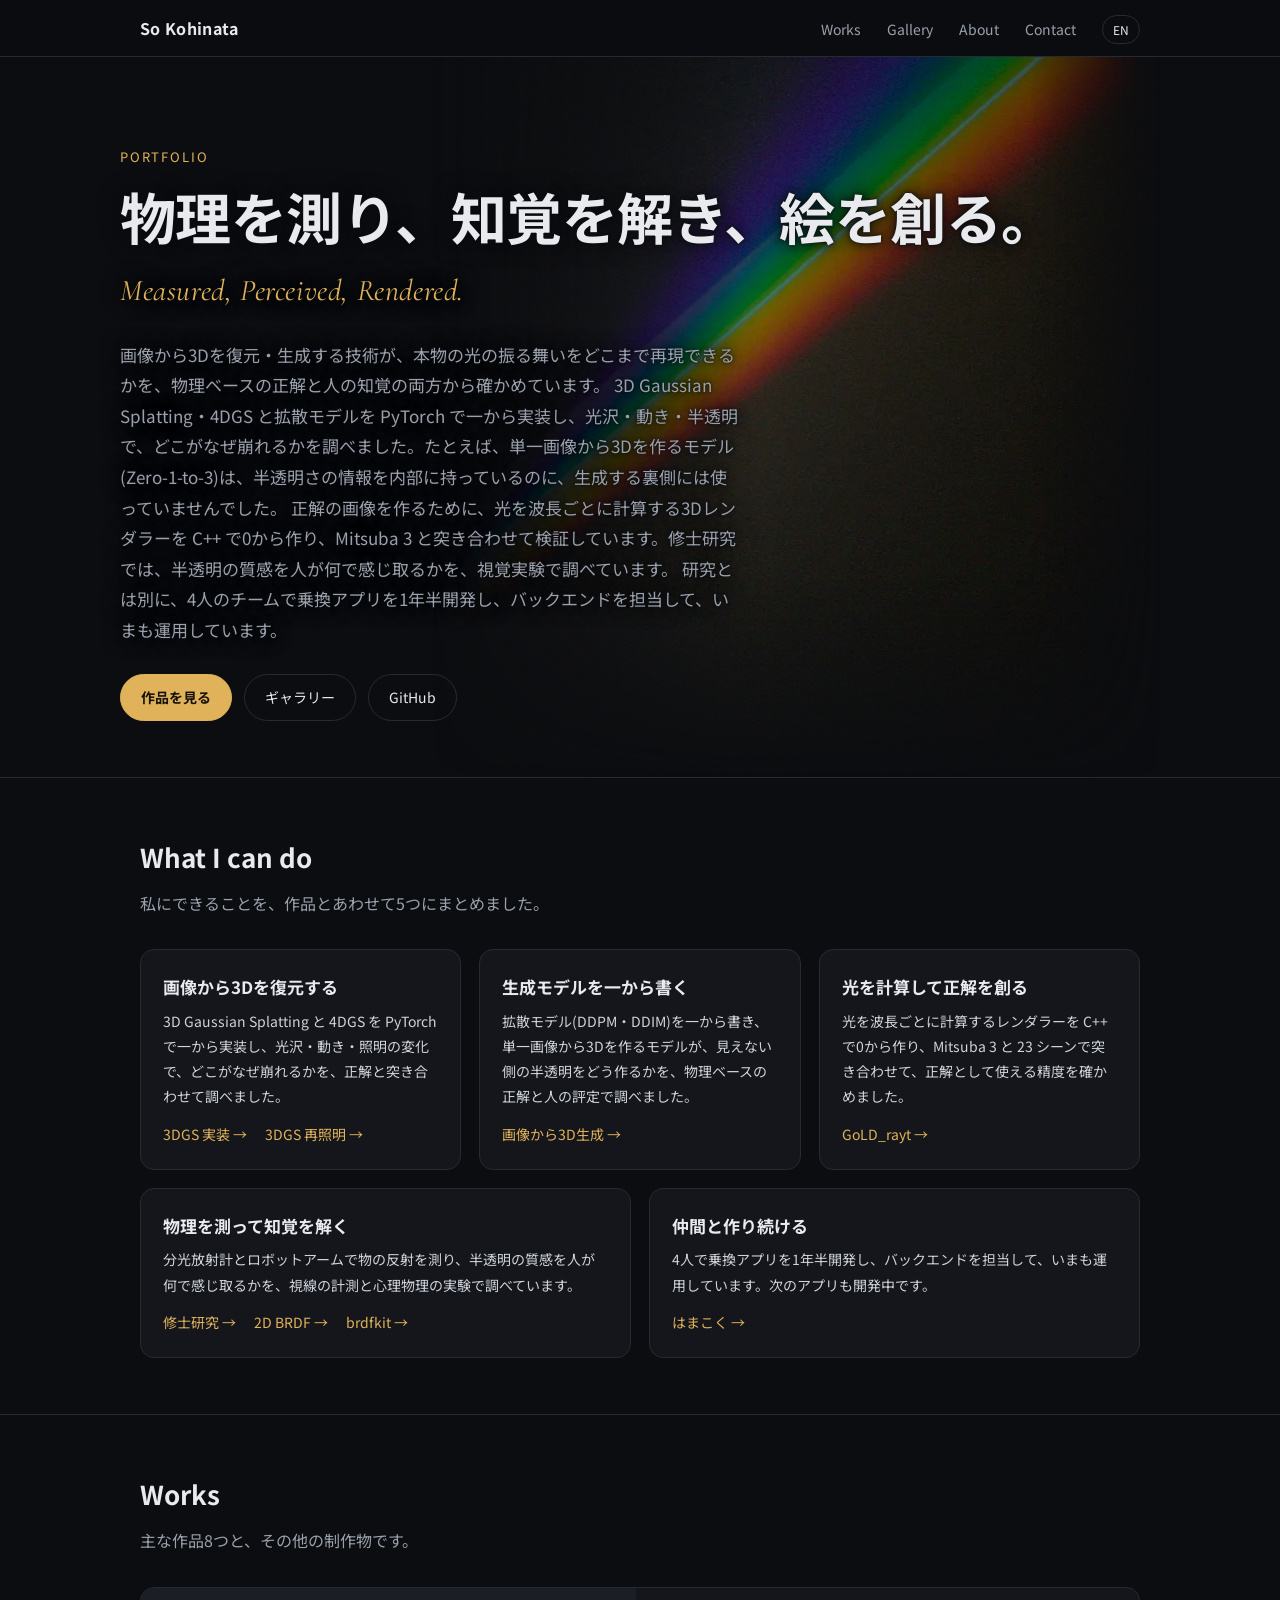
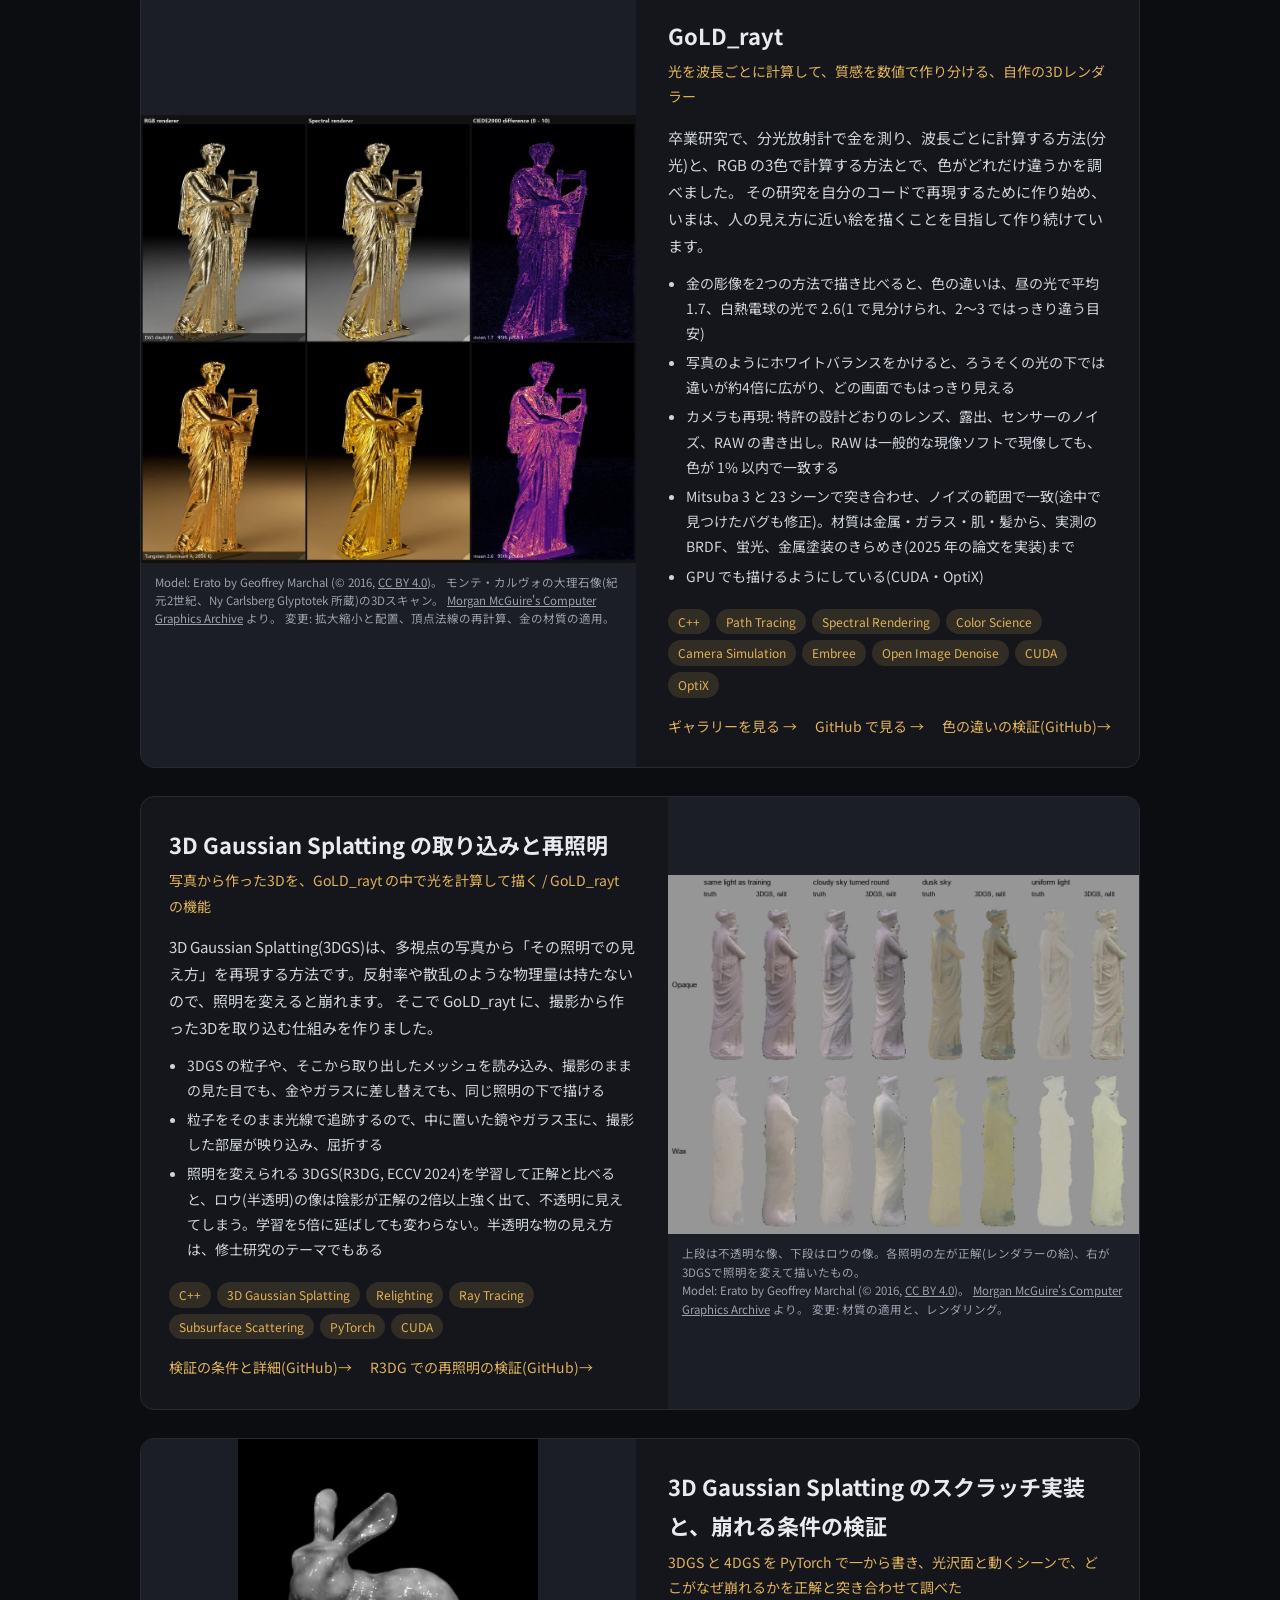
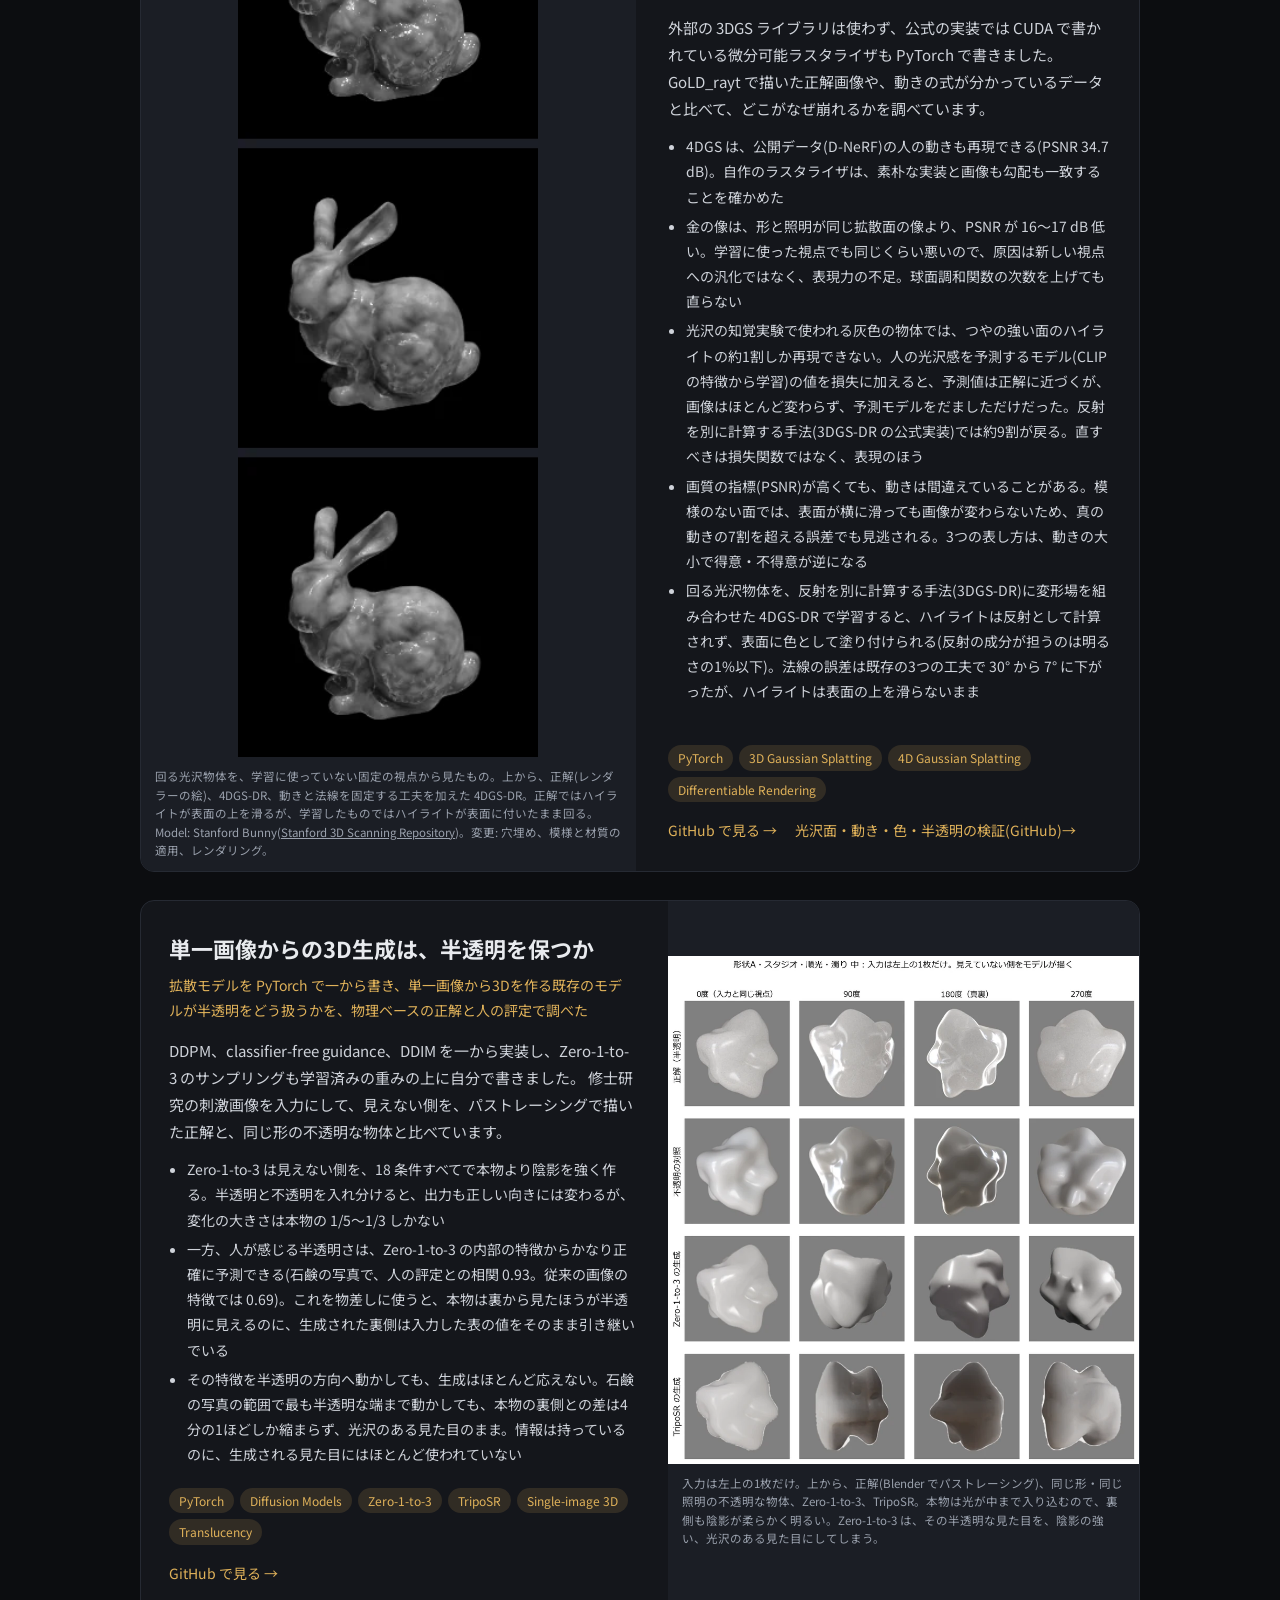
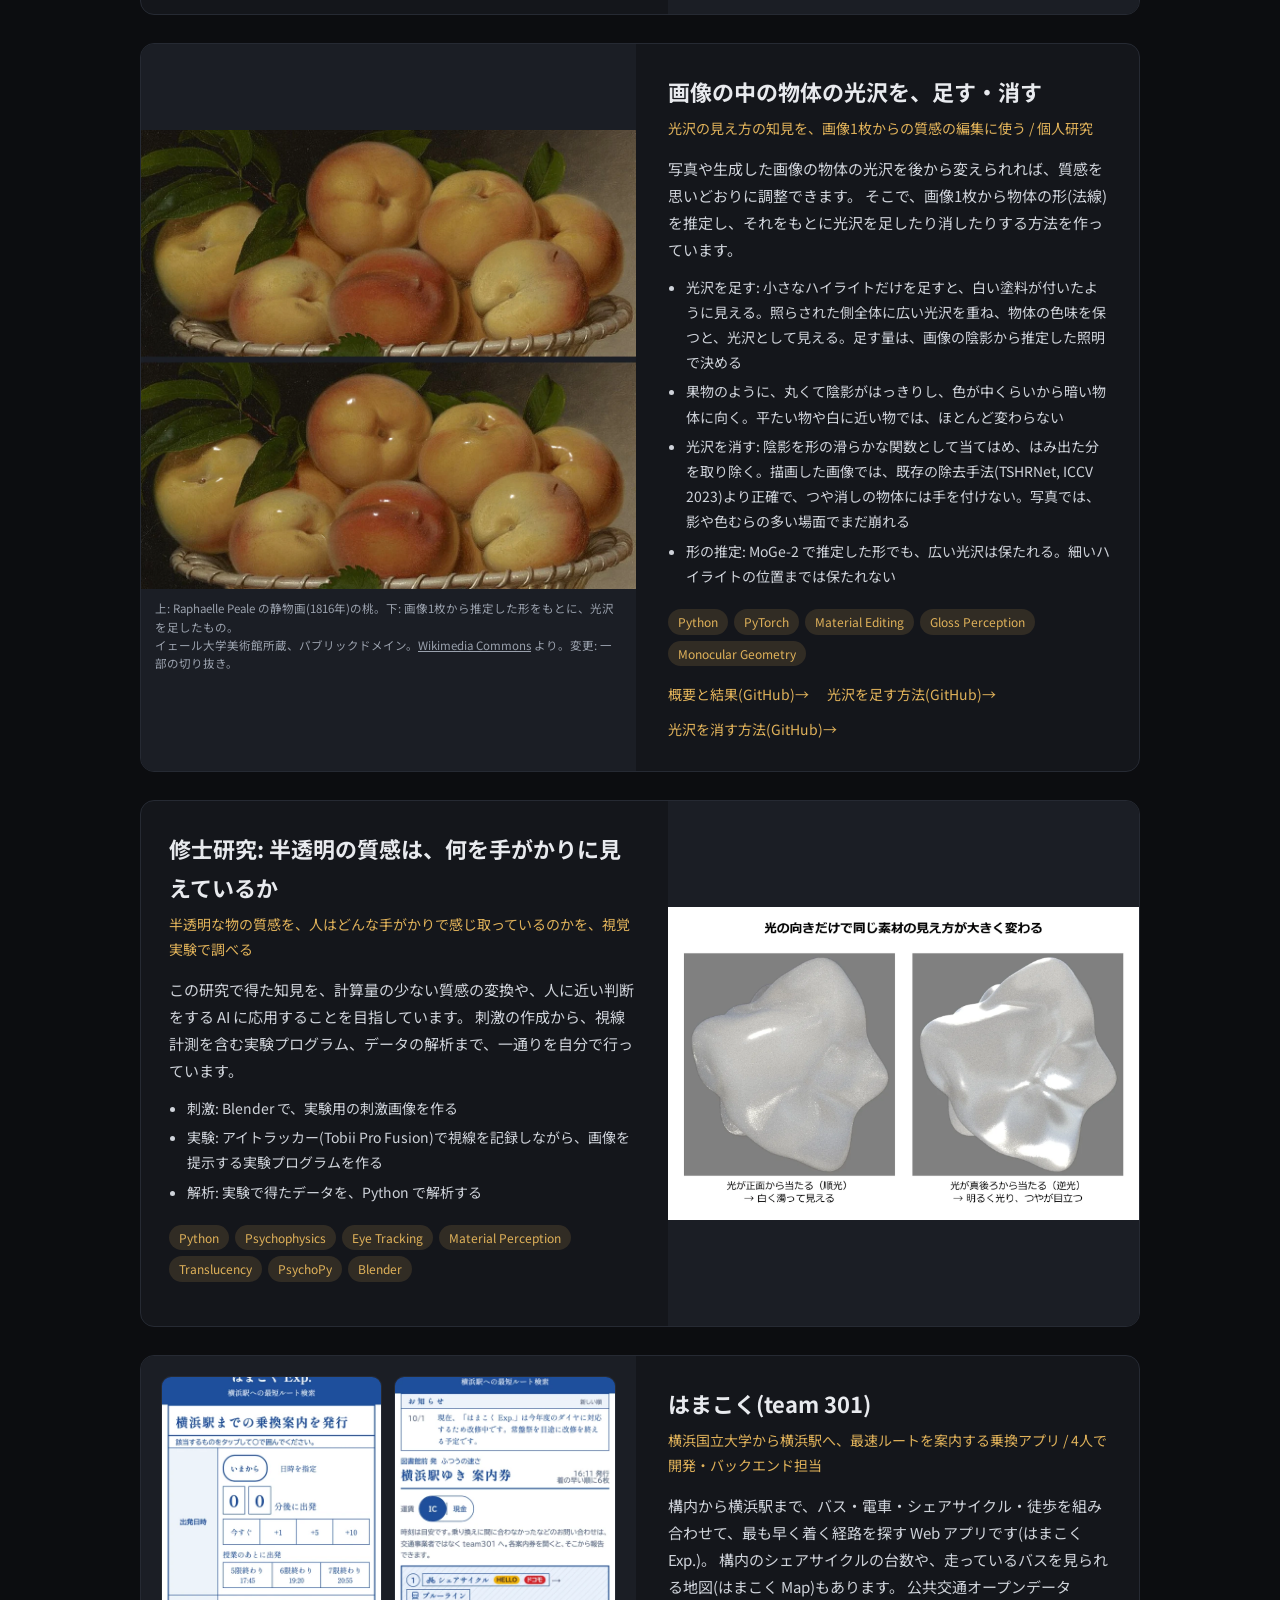
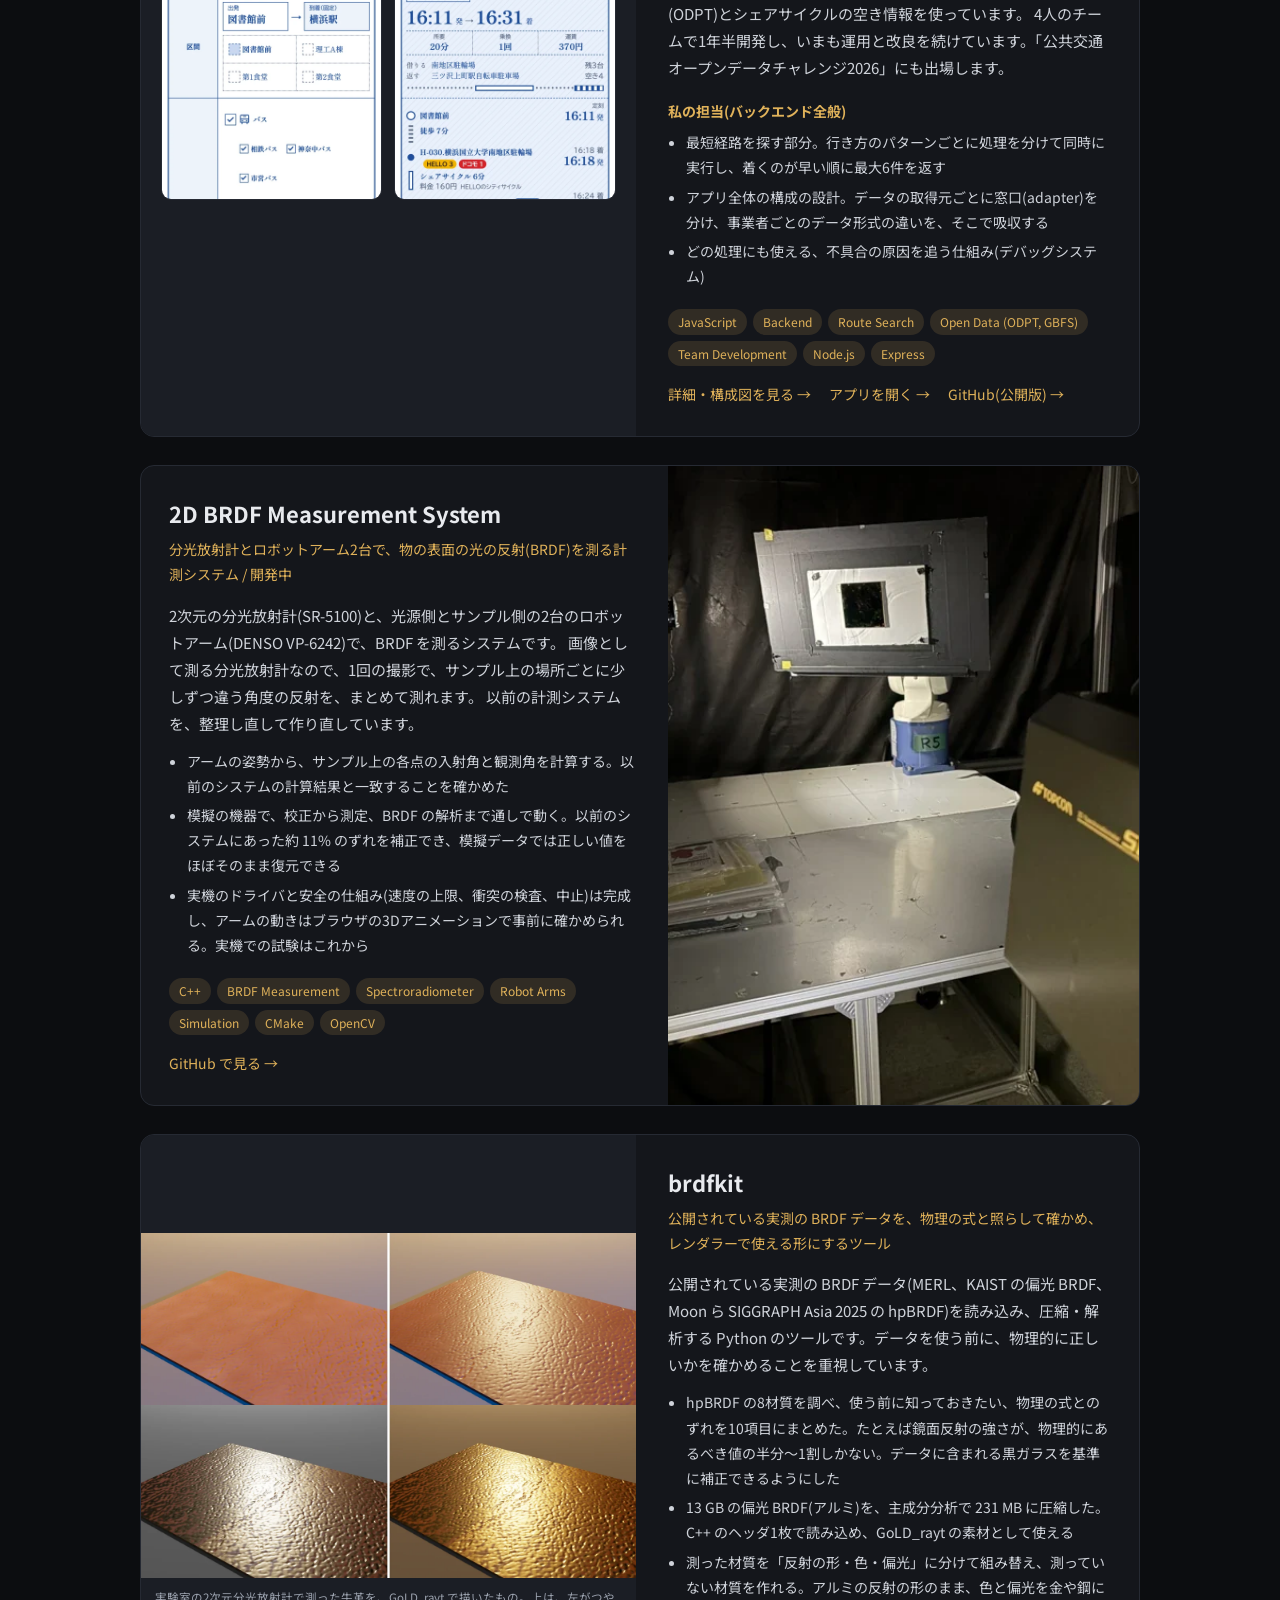
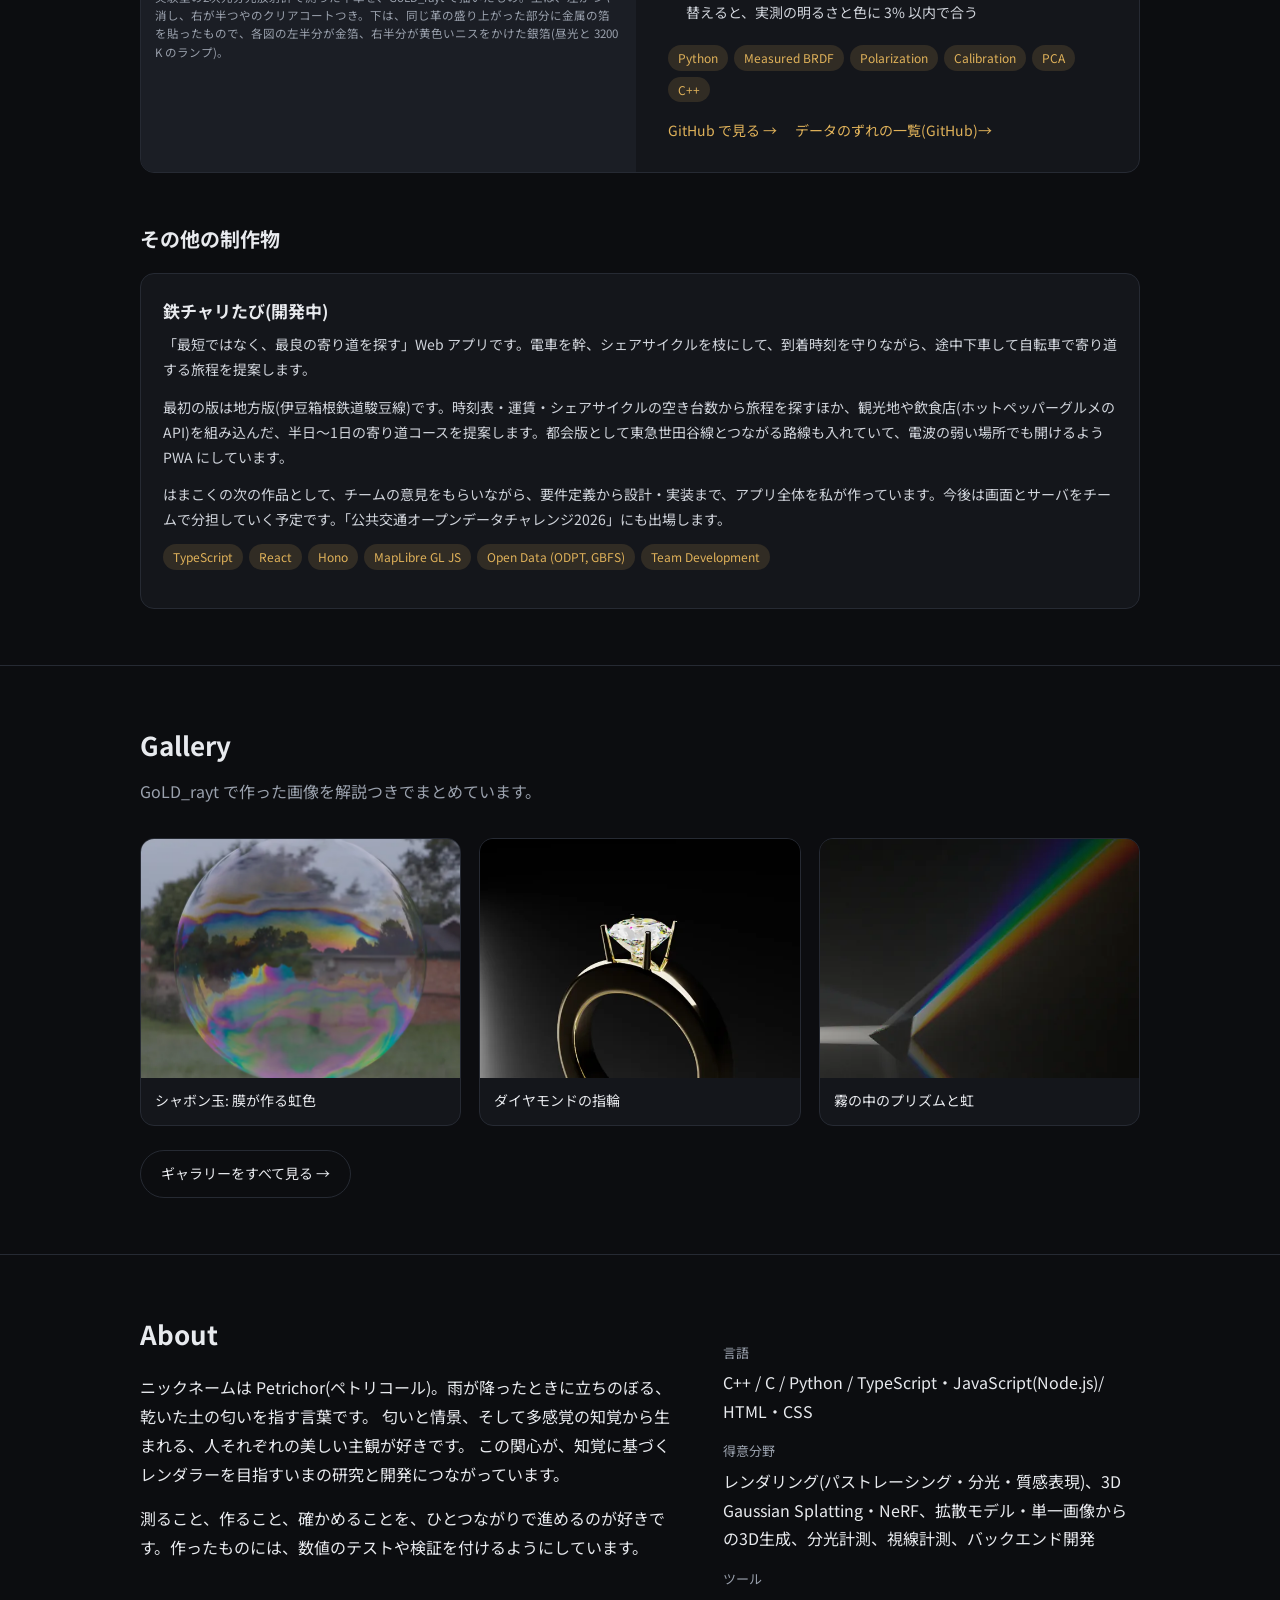
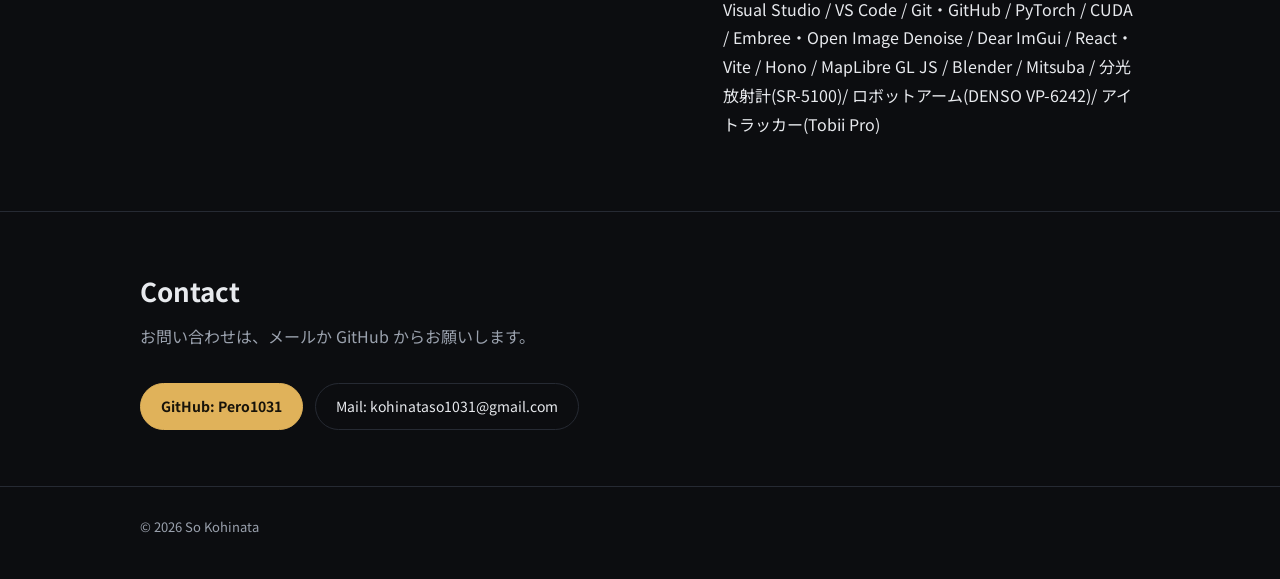
<file: index.html>
<!doctype html>
<html lang="ja">
<head>
  <meta charset="utf-8">
  <meta name="viewport" content="width=device-width, initial-scale=1">
  <title>So Kohinata Portfolio</title>
  <meta name="description" content="分光レンダラー、3D Gaussian Splatting、BRDF の計測、質感の視覚実験、チームでの乗換アプリ開発の作品集。">
  <link rel="canonical" href="https://pero1031.github.io/">
  <link rel="icon" href="/favicon.ico" sizes="48x48">
  <link rel="icon" href="/assets/favicon-32.png" sizes="32x32" type="image/png">
  <link rel="apple-touch-icon" href="/assets/apple-touch-icon.png">
  <meta property="og:type" content="website">
  <meta property="og:site_name" content="So Kohinata Portfolio">
  <meta property="og:title" content="So Kohinata Portfolio">
  <meta property="og:description" content="分光レンダラー、3D Gaussian Splatting、BRDF の計測、質感の視覚実験、チームでの乗換アプリ開発の作品集。">
  <meta property="og:url" content="https://pero1031.github.io/">
  <meta property="og:locale" content="ja_JP">
  <meta property="og:image" content="https://pero1031.github.io/assets/ogp.jpg">
  <meta property="og:image:width" content="1200">
  <meta property="og:image:height" content="630">
  <meta name="twitter:card" content="summary_large_image">
  <meta name="theme-color" content="#0c0d10">
  <link rel="alternate" hreflang="ja" href="https://pero1031.github.io/">
  <link rel="alternate" hreflang="en" href="https://pero1031.github.io/en/">
  <link rel="preconnect" href="https://fonts.googleapis.com">
  <link rel="preconnect" href="https://fonts.gstatic.com" crossorigin>
  <link href="https://fonts.googleapis.com/css2?family=Noto+Sans+JP:wght@400;500;700&family=Cormorant+Garamond:ital,wght@1,500&display=swap" rel="stylesheet">
  <link rel="stylesheet" href="style.css?v=17">
</head>
<body>

<header class="site">
  <div class="wrap">
    <a class="brand" href="#top">So Kohinata</a>
    <nav>
      <a href="#works">Works</a>
      <a href="#gallery">Gallery</a>
      <a href="#about">About</a>
      <a href="#contact">Contact</a>
      <a class="lang" href="en/index.html" hreflang="en" lang="en" title="View in English">EN</a>
    </nav>
  </div>
</header>

<main id="top">

  <!-- ===== Hero ===== -->
  <div class="wrap hero">
    <div class="hero-art"><img src="assets/gallery/prism_fog.webp" width="1280" height="720" alt="霧の中で細い光がプリズムに入り、虹色の扇になって出ていく図" fetchpriority="high"></div>
    <p class="eyebrow">Portfolio</p>
    <h1><span class="ph">物理を測り、</span><span class="ph">知覚を解き、</span><span class="ph">絵を創る。</span></h1>
    <!-- 英文は「Veni, vidi, vici(来た、見た、勝った)」へのオマージュ。主語を省いた三つの過去形で、日本語の三句(測る・知覚する・創る)に対応させている -->
    <p class="en" lang="en">Measured, Perceived, Rendered.</p>
    <p class="lead">
      画像から3Dを復元・生成する技術が、本物の光の振る舞いをどこまで再現できるかを、物理ベースの正解と人の知覚の両方から確かめています。
      3D Gaussian Splatting・4DGS と拡散モデルを PyTorch で一から実装し、光沢・動き・半透明で、どこがなぜ崩れるかを調べました。たとえば、単一画像から3Dを作るモデル(Zero-1-to-3)は、半透明さの情報を内部に持っているのに、生成する裏側には使っていませんでした。
      正解の画像を作るために、光を波長ごとに計算する3Dレンダラーを C++ で0から作り、Mitsuba 3 と突き合わせて検証しています。修士研究では、半透明の質感を人が何で感じ取るかを、視覚実験で調べています。
      研究とは別に、4人のチームで乗換アプリを1年半開発し、バックエンドを担当して、いまも運用しています。
    </p>
    <div class="btns">
      <a class="btn primary" href="#works">作品を見る</a>
      <a class="btn" href="gallery.html">ギャラリー</a>
      <a class="btn" href="https://github.com/Pero1031" target="_blank" rel="noopener">GitHub</a>
    </div>
  </div>

  <!-- ===== What I can do ===== -->
  <section id="can-do">
    <div class="wrap">
      <h2>What I can do</h2>
      <p class="sub">私にできることを、作品とあわせて5つにまとめました。</p>
      <div class="grid five">
        <div class="card">
          <h3>画像から3Dを復元する</h3>
          <p>3D Gaussian Splatting と 4DGS を PyTorch で一から実装し、光沢・動き・照明の変化で、どこがなぜ崩れるかを、正解と突き合わせて調べました。</p>
          <div class="links"><a href="#work-3dgs-toy">3DGS 実装 →</a><a href="#work-3dgs">3DGS 再照明 →</a></div>
        </div>
        <div class="card">
          <h3>生成モデルを一から書く</h3>
          <p>拡散モデル(DDPM・DDIM)を一から書き、単一画像から3Dを作るモデルが、見えない側の半透明をどう作るかを、物理ベースの正解と人の評定で調べました。</p>
          <div class="links"><a href="#work-i3d">画像から3D生成 →</a></div>
        </div>
        <div class="card">
          <h3>光を計算して正解を創る</h3>
          <p>光を波長ごとに計算するレンダラーを C++ で0から作り、Mitsuba 3 と 23 シーンで突き合わせて、正解として使える精度を確かめました。</p>
          <div class="links"><a href="#work-goldray">GoLD_rayt →</a></div>
        </div>
        <div class="card">
          <h3>物理を測って知覚を解く</h3>
          <p>分光放射計とロボットアームで物の反射を測り、半透明の質感を人が何で感じ取るかを、視線の計測と心理物理の実験で調べています。</p>
          <div class="links"><a href="#work-thesis">修士研究 →</a><a href="#work-brdf">2D BRDF →</a><a href="#work-brdfkit">brdfkit →</a></div>
        </div>
        <div class="card">
          <h3>仲間と作り続ける</h3>
          <p>4人で乗換アプリを1年半開発し、バックエンドを担当して、いまも運用しています。次のアプリも開発中です。</p>
          <div class="links"><a href="#work-hamakoku">はまこく →</a></div>
        </div>
            </div>
    </div>
  </section>

  <!-- ===== Works ===== -->
  <section id="works">
    <div class="wrap">
      <h2>Works</h2>
      <p class="sub">主な作品8つと、その他の制作物です。</p>

      <!-- GoLD_ray -->
      <article class="work" id="work-goldray">
        <div class="media">
          <img class="contain" src="assets/goldray-hero-v4.webp" width="1200" height="1087" alt="金の彫像 Erato を RGB レンダラーと分光レンダラーで描き比べた図。上段は昼の光、下段は白熱電球の光。右の列は2つの色の違いで、平均は昼の光で 1.7、白熱電球の光で 2.6" loading="lazy">
          <p class="credit">
            Model: Erato by Geoffrey Marchal (© 2016,
            <a href="https://creativecommons.org/licenses/by/4.0/" target="_blank" rel="noopener">CC BY 4.0</a>)。
            モンテ・カルヴォの大理石像(紀元2世紀、Ny Carlsberg Glyptotek 所蔵)の3Dスキャン。
            <a href="https://casual-effects.com/data/" target="_blank" rel="noopener">Morgan McGuire's Computer Graphics Archive</a> より。
            変更: 拡大縮小と配置、頂点法線の再計算、金の材質の適用。
          </p>
        </div>
        <div class="body">
          <h3>GoLD_rayt</h3>
          <p class="tagline">光を波長ごとに計算して、質感を数値で作り分ける、自作の3Dレンダラー</p>
          <p>
            卒業研究で、分光放射計で金を測り、波長ごとに計算する方法(分光)と、RGB の3色で計算する方法とで、色がどれだけ違うかを調べました。
            その研究を自分のコードで再現するために作り始め、いまは、人の見え方に近い絵を描くことを目指して作り続けています。
          </p>
          <ul>
            <li>金の彫像を2つの方法で描き比べると、色の違いは、昼の光で平均 1.7、白熱電球の光で 2.6(1 で見分けられ、2〜3 ではっきり違う目安)</li>
            <li>写真のようにホワイトバランスをかけると、ろうそくの光の下では違いが約4倍に広がり、どの画面でもはっきり見える</li>
            <li>カメラも再現: 特許の設計どおりのレンズ、露出、センサーのノイズ、RAW の書き出し。RAW は一般的な現像ソフトで現像しても、色が 1% 以内で一致する</li>
            <li>Mitsuba 3 と 23 シーンで突き合わせ、ノイズの範囲で一致(途中で見つけたバグも修正)。材質は金属・ガラス・肌・髪から、実測の BRDF、蛍光、金属塗装のきらめき(2025 年の論文を実装)まで</li>
            <li>GPU でも描けるようにしている(CUDA・OptiX)</li>
          </ul>
          <div class="tags"><span class="tag">C++</span><span class="tag">Path Tracing</span><span class="tag">Spectral Rendering</span><span class="tag">Color Science</span><span class="tag">Camera Simulation</span><span class="tag">Embree</span><span class="tag">Open Image Denoise</span><span class="tag">CUDA</span><span class="tag">OptiX</span></div>
          <div class="links">
            <a href="gallery.html">ギャラリーを見る →</a>
            <a href="https://github.com/Pero1031/GoLD_ray" target="_blank" rel="noopener">GitHub で見る →</a>
            <a href="https://github.com/Pero1031/GoLD_ray/blob/main/docs/METAL_ACCURACY.md" target="_blank" rel="noopener">色の違いの検証(GitHub)→</a>
          </div>
        </div>
      </article>

      <!-- 3DGS -->
      <article class="work flip" id="work-3dgs">
        <div class="media">
          <img class="contain" src="assets/gs-relit-wax.webp" width="974" height="742" alt="不透明な像とロウの像を、4つの照明の下で描いた図。各照明で、レンダラーが描いた正解と、3D Gaussian Splatting で照明を変えて描いたものを並べている" loading="lazy">
          <p class="credit">
            上段は不透明な像、下段はロウの像。各照明の左が正解(レンダラーの絵)、右が3DGSで照明を変えて描いたもの。<br>
            Model: Erato by Geoffrey Marchal (© 2016,
            <a href="https://creativecommons.org/licenses/by/4.0/" target="_blank" rel="noopener">CC BY 4.0</a>)。
            <a href="https://casual-effects.com/data/" target="_blank" rel="noopener">Morgan McGuire's Computer Graphics Archive</a> より。
            変更: 材質の適用と、レンダリング。
          </p>
        </div>
        <div class="body">
          <h3>3D Gaussian Splatting の取り込みと再照明</h3>
          <p class="tagline">写真から作った3Dを、GoLD_rayt の中で光を計算して描く / GoLD_rayt の機能</p>
          <p>
            3D Gaussian Splatting(3DGS)は、多視点の写真から「その照明での見え方」を再現する方法です。反射率や散乱のような物理量は持たないので、照明を変えると崩れます。
            そこで GoLD_rayt に、撮影から作った3Dを取り込む仕組みを作りました。
          </p>
          <ul>
            <li>3DGS の粒子や、そこから取り出したメッシュを読み込み、撮影のままの見た目でも、金やガラスに差し替えても、同じ照明の下で描ける</li>
            <li>粒子をそのまま光線で追跡するので、中に置いた鏡やガラス玉に、撮影した部屋が映り込み、屈折する</li>
            <li>照明を変えられる 3DGS(R3DG, ECCV 2024)を学習して正解と比べると、ロウ(半透明)の像は陰影が正解の2倍以上強く出て、不透明に見えてしまう。学習を5倍に延ばしても変わらない。半透明な物の見え方は、修士研究のテーマでもある</li>
          </ul>
          <div class="tags"><span class="tag">C++</span><span class="tag">3D Gaussian Splatting</span><span class="tag">Relighting</span><span class="tag">Ray Tracing</span><span class="tag">Subsurface Scattering</span><span class="tag">PyTorch</span><span class="tag">CUDA</span></div>
          <div class="links">
            <a href="https://github.com/Pero1031/GoLD_ray#captured-objects-and-3d-gaussian-splatting" target="_blank" rel="noopener">検証の条件と詳細(GitHub)→</a>
            <a href="https://github.com/Pero1031/3dgs-toy/blob/main/experiments/relight/README.md" target="_blank" rel="noopener">R3DG での再照明の検証(GitHub)→</a>
          </div>
        </div>
      </article>

      <!-- 3DGS from scratch -->
      <article class="work" id="work-3dgs-toy">
        <div class="media">
          <img class="contain narrow" src="assets/gs-gloss-motion.webp" width="256" height="784" alt="回る光沢のあるウサギの像を、固定した視点から見た動画。上から、正解、4DGS-DR、動きと法線を固定する工夫を加えた 4DGS-DR" loading="lazy">
          <p class="credit">
            回る光沢物体を、学習に使っていない固定の視点から見たもの。上から、正解(レンダラーの絵)、4DGS-DR、動きと法線を固定する工夫を加えた 4DGS-DR。正解ではハイライトが表面の上を滑るが、学習したものではハイライトが表面に付いたまま回る。<br>
            Model: Stanford Bunny(<a href="https://graphics.stanford.edu/data/3Dscanrep/" target="_blank" rel="noopener">Stanford 3D Scanning Repository</a>)。変更: 穴埋め、模様と材質の適用、レンダリング。
          </p>
        </div>
        <div class="body">
          <h3>3D Gaussian Splatting のスクラッチ実装と、崩れる条件の検証</h3>
          <p class="tagline">3DGS と 4DGS を PyTorch で一から書き、光沢面と動くシーンで、どこがなぜ崩れるかを正解と突き合わせて調べた</p>
          <p>
            外部の 3DGS ライブラリは使わず、公式の実装では CUDA で書かれている微分可能ラスタライザも PyTorch で書きました。
            GoLD_rayt で描いた正解画像や、動きの式が分かっているデータと比べて、どこがなぜ崩れるかを調べています。
          </p>
          <ul>
            <li>4DGS は、公開データ(D-NeRF)の人の動きも再現できる(PSNR 34.7 dB)。自作のラスタライザは、素朴な実装と画像も勾配も一致することを確かめた</li>
            <li>金の像は、形と照明が同じ拡散面の像より、PSNR が 16〜17 dB 低い。学習に使った視点でも同じくらい悪いので、原因は新しい視点への汎化ではなく、表現力の不足。球面調和関数の次数を上げても直らない</li>
            <li>光沢の知覚実験で使われる灰色の物体では、つやの強い面のハイライトの約1割しか再現できない。人の光沢感を予測するモデル(CLIP の特徴から学習)の値を損失に加えると、予測値は正解に近づくが、画像はほとんど変わらず、予測モデルをだましただけだった。反射を別に計算する手法(3DGS-DR の公式実装)では約9割が戻る。直すべきは損失関数ではなく、表現のほう</li>
            <li>画質の指標(PSNR)が高くても、動きは間違えていることがある。模様のない面では、表面が横に滑っても画像が変わらないため、真の動きの7割を超える誤差でも見逃される。3つの表し方は、動きの大小で得意・不得意が逆になる</li>
            <li>回る光沢物体を、反射を別に計算する手法(3DGS-DR)に変形場を組み合わせた 4DGS-DR で学習すると、ハイライトは反射として計算されず、表面に色として塗り付けられる(反射の成分が担うのは明るさの1%以下)。法線の誤差は既存の3つの工夫で 30° から 7° に下がったが、ハイライトは表面の上を滑らないまま</li>
          </ul>
          <div class="tags"><span class="tag">PyTorch</span><span class="tag">3D Gaussian Splatting</span><span class="tag">4D Gaussian Splatting</span><span class="tag">Differentiable Rendering</span></div>
          <div class="links">
            <a href="https://github.com/Pero1031/3dgs-toy" target="_blank" rel="noopener">GitHub で見る →</a>
            <a href="https://github.com/Pero1031/3dgs-toy#experiments" target="_blank" rel="noopener">光沢面・動き・色・半透明の検証(GitHub)→</a>
          </div>
        </div>
      </article>

      <!-- image-to-3d-diffusion -->
      <article class="work flip" id="work-i3d">
        <div class="media">
          <img class="contain" src="assets/i3d-views-front-ja.webp" width="900" height="970" alt="半透明な物体を4つの方向から見た図。上から、正解、同じ形の不透明な物体、Zero-1-to-3 の生成、TripoSR の生成。正解は裏側も柔らかく明るいが、Zero-1-to-3 は陰影の強い、光沢のある見た目にしている" loading="lazy">
          <p class="credit">入力は左上の1枚だけ。上から、正解(Blender でパストレーシング)、同じ形・同じ照明の不透明な物体、Zero-1-to-3、TripoSR。本物は光が中まで入り込むので、裏側も陰影が柔らかく明るい。Zero-1-to-3 は、その半透明な見た目を、陰影の強い、光沢のある見た目にしてしまう。</p>
        </div>
        <div class="body">
          <h3>単一画像からの3D生成は、半透明を保つか</h3>
          <p class="tagline">拡散モデルを PyTorch で一から書き、単一画像から3Dを作る既存のモデルが半透明をどう扱うかを、物理ベースの正解と人の評定で調べた</p>
          <p>
            DDPM、classifier-free guidance、DDIM を一から実装し、Zero-1-to-3 のサンプリングも学習済みの重みの上に自分で書きました。
            修士研究の刺激画像を入力にして、見えない側を、パストレーシングで描いた正解と、同じ形の不透明な物体と比べています。
          </p>
          <ul>
            <li>Zero-1-to-3 は見えない側を、18 条件すべてで本物より陰影を強く作る。半透明と不透明を入れ分けると、出力も正しい向きには変わるが、変化の大きさは本物の 1/5〜1/3 しかない</li>
            <li>一方、人が感じる半透明さは、Zero-1-to-3 の内部の特徴からかなり正確に予測できる(石鹸の写真で、人の評定との相関 0.93。従来の画像の特徴では 0.69)。これを物差しに使うと、本物は裏から見たほうが半透明に見えるのに、生成された裏側は入力した表の値をそのまま引き継いでいる</li>
            <li>その特徴を半透明の方向へ動かしても、生成はほとんど応えない。石鹸の写真の範囲で最も半透明な端まで動かしても、本物の裏側との差は4分の1ほどしか縮まらず、光沢のある見た目のまま。情報は持っているのに、生成される見た目にはほとんど使われていない</li>
          </ul>
          <div class="tags"><span class="tag">PyTorch</span><span class="tag">Diffusion Models</span><span class="tag">Zero-1-to-3</span><span class="tag">TripoSR</span><span class="tag">Single-image 3D</span><span class="tag">Translucency</span></div>
          <div class="links">
            <a href="https://github.com/Pero1031/image-to-3d-diffusion" target="_blank" rel="noopener">GitHub で見る →</a>
          </div>
        </div>
      </article>

      <!-- gloss-perception-lab -->
      <article class="work" id="work-gloss">
        <div class="media">
          <img class="contain" src="assets/gloss-peaches.webp" width="1008" height="936" alt="静物画の桃の2枚の図。上は元の絵で、つやのない桃。下は光沢を足したもので、どの桃も照らされた左上にハイライトが乗っている" loading="lazy">
          <p class="credit">上: Raphaelle Peale の静物画(1816年)の桃。下: 画像1枚から推定した形をもとに、光沢を足したもの。<br>
            イェール大学美術館所蔵、パブリックドメイン。<a href="https://commons.wikimedia.org/wiki/File:Still_Life_Basket_of_Peaches_by_Raphaelle_Peale_1816.jpeg" target="_blank" rel="noopener">Wikimedia Commons</a> より。変更: 一部の切り抜き。</p>
        </div>
        <div class="body">
          <h3>画像の中の物体の光沢を、足す・消す</h3>
          <p class="tagline">光沢の見え方の知見を、画像1枚からの質感の編集に使う / 個人研究</p>
          <p>
            写真や生成した画像の物体の光沢を後から変えられれば、質感を思いどおりに調整できます。
            そこで、画像1枚から物体の形(法線)を推定し、それをもとに光沢を足したり消したりする方法を作っています。
          </p>
          <ul>
            <li>光沢を足す: 小さなハイライトだけを足すと、白い塗料が付いたように見える。照らされた側全体に広い光沢を重ね、物体の色味を保つと、光沢として見える。足す量は、画像の陰影から推定した照明で決める</li>
            <li>果物のように、丸くて陰影がはっきりし、色が中くらいから暗い物体に向く。平たい物や白に近い物では、ほとんど変わらない</li>
            <li>光沢を消す: 陰影を形の滑らかな関数として当てはめ、はみ出た分を取り除く。描画した画像では、既存の除去手法(TSHRNet, ICCV 2023)より正確で、つや消しの物体には手を付けない。写真では、影や色むらの多い場面でまだ崩れる</li>
            <li>形の推定: MoGe-2 で推定した形でも、広い光沢は保たれる。細いハイライトの位置までは保たれない</li>
          </ul>
          <div class="tags"><span class="tag">Python</span><span class="tag">PyTorch</span><span class="tag">Material Editing</span><span class="tag">Gloss Perception</span><span class="tag">Monocular Geometry</span></div>
          <div class="links">
            <a href="https://github.com/Pero1031/gloss-perception-lab" target="_blank" rel="noopener">概要と結果(GitHub)→</a>
            <a href="https://github.com/Pero1031/gloss-perception-lab/blob/main/docs/GLOSS_SYNTHESIS.md" target="_blank" rel="noopener">光沢を足す方法(GitHub)→</a>
            <a href="https://github.com/Pero1031/gloss-perception-lab/blob/main/docs/GLOSS_SUPPRESSION.md" target="_blank" rel="noopener">光沢を消す方法(GitHub)→</a>
          </div>
        </div>
      </article>

      <!-- 修士研究 -->
      <article class="work flip" id="work-thesis">
        <div class="media">
          <img class="contain" src="assets/research-light-ja.webp" width="1400" height="929" alt="同じ素材の物体を、正面からの光と真後ろからの光で描いた2枚の図。正面からでは白く濁って見え、真後ろからでは明るく光ってつやが目立つ" loading="lazy">
        </div>
        <div class="body">
          <h3>修士研究: 半透明の質感は、何を手がかりに見えているか</h3>
          <p class="tagline">半透明な物の質感を、人はどんな手がかりで感じ取っているのかを、視覚実験で調べる</p>
          <p>
            この研究で得た知見を、計算量の少ない質感の変換や、人に近い判断をする AI に応用することを目指しています。
            刺激の作成から、視線計測を含む実験プログラム、データの解析まで、一通りを自分で行っています。
          </p>
          <ul>
            <li>刺激: Blender で、実験用の刺激画像を作る</li>
            <li>実験: アイトラッカー(Tobii Pro Fusion)で視線を記録しながら、画像を提示する実験プログラムを作る</li>
            <li>解析: 実験で得たデータを、Python で解析する</li>
          </ul>
          <div class="tags"><span class="tag">Python</span><span class="tag">Psychophysics</span><span class="tag">Eye Tracking</span><span class="tag">Material Perception</span><span class="tag">Translucency</span><span class="tag">PsychoPy</span><span class="tag">Blender</span></div>
        </div>
      </article>

      <!-- 乗り換えアプリ -->
      <article class="work" id="work-hamakoku">
        <div class="media">
          <div class="shots">
            <img src="assets/hamakokuex-form.webp" width="468" height="900" alt="はまこく Exp. の検索前の画面(経路申込書)" loading="lazy">
            <img src="assets/hamakokuex-ticket.webp" width="468" height="900" alt="はまこく Exp. の結果の画面(案内券)" loading="lazy">
          </div>
        </div>
        <div class="body">
          <h3>はまこく(team 301)</h3>
          <p class="tagline">横浜国立大学から横浜駅へ、最速ルートを案内する乗換アプリ / 4人で開発・バックエンド担当</p>
          <p>
            構内から横浜駅まで、バス・電車・シェアサイクル・徒歩を組み合わせて、最も早く着く経路を探す Web アプリです(はまこく Exp.)。
            構内のシェアサイクルの台数や、走っているバスを見られる地図(はまこく Map)もあります。
            公共交通オープンデータ(ODPT)とシェアサイクルの空き情報を使っています。
            4人のチームで1年半開発し、いまも運用と改良を続けています。「公共交通オープンデータチャレンジ2026」にも出場します。
          </p>
          <p class="role-label">私の担当(バックエンド全般)</p>
          <ul>
            <li>最短経路を探す部分。行き方のパターンごとに処理を分けて同時に実行し、着くのが早い順に最大6件を返す</li>
            <li>アプリ全体の構成の設計。データの取得元ごとに窓口(adapter)を分け、事業者ごとのデータ形式の違いを、そこで吸収する</li>
            <li>どの処理にも使える、不具合の原因を追う仕組み(デバッグシステム)</li>
          </ul>
          <div class="tags"><span class="tag">JavaScript</span><span class="tag">Backend</span><span class="tag">Route Search</span><span class="tag">Open Data (ODPT, GBFS)</span><span class="tag">Team Development</span><span class="tag">Node.js</span><span class="tag">Express</span></div>
          <div class="links">
            <a href="works/hamakoku.html">詳細・構成図を見る →</a>
            <a href="https://team301.jp/" target="_blank" rel="noopener">アプリを開く →</a>
            <a href="https://github.com/team301-yokohama/AppHamakoku-public" target="_blank" rel="noopener">GitHub(公開版) →</a>
          </div>
        </div>
      </article>

      <!-- 2D BRDF -->
      <article class="work flip" id="work-brdf">
        <div class="media">
          <img src="assets/brdf-system.webp" width="785" height="603" alt="暗室に並ぶ、光源側とサンプル側の2台のロボットアームと、手前の分光放射計(SR-5100)。サンプルは右のロボットアームが持っている" loading="lazy">
        </div>
        <div class="body">
          <h3>2D BRDF Measurement System</h3>
          <p class="tagline">分光放射計とロボットアーム2台で、物の表面の光の反射(BRDF)を測る計測システム / 開発中</p>
          <p>
            2次元の分光放射計(SR-5100)と、光源側とサンプル側の2台のロボットアーム(DENSO VP-6242)で、BRDF を測るシステムです。
            画像として測る分光放射計なので、1回の撮影で、サンプル上の場所ごとに少しずつ違う角度の反射を、まとめて測れます。
            以前の計測システムを、整理し直して作り直しています。
          </p>
          <ul>
            <li>アームの姿勢から、サンプル上の各点の入射角と観測角を計算する。以前のシステムの計算結果と一致することを確かめた</li>
            <li>模擬の機器で、校正から測定、BRDF の解析まで通しで動く。以前のシステムにあった約 11% のずれを補正でき、模擬データでは正しい値をほぼそのまま復元できる</li>
            <li>実機のドライバと安全の仕組み(速度の上限、衝突の検査、中止)は完成し、アームの動きはブラウザの3Dアニメーションで事前に確かめられる。実機での試験はこれから</li>
          </ul>
          <div class="tags"><span class="tag">C++</span><span class="tag">BRDF Measurement</span><span class="tag">Spectroradiometer</span><span class="tag">Robot Arms</span><span class="tag">Simulation</span><span class="tag">CMake</span><span class="tag">OpenCV</span></div>
          <div class="links">
            <a href="https://github.com/Pero1031/2D_BRDF_Measurement_System" target="_blank" rel="noopener">GitHub で見る →</a>
          </div>
        </div>
      </article>

      <!-- brdfkit -->
      <article class="work" id="work-brdfkit">
        <div class="media">
          <img class="contain" src="assets/brdfkit-leather.webp" width="1240" height="432" alt="同じ牛革を、2通りで描いた2枚。左はつや消し、右は半つやのクリアコートつき。表面の細かい凹凸に光が当たっている" loading="lazy">
          <img class="contain" src="assets/gallery/gilt_leather.webp" width="1240" height="432" alt="同じ牛革に金属の箔を貼って、昼光とランプの光で描いた2枚。各図の左半分は金箔、右半分は黄色いニスをかけた銀箔で、2つはよく似ている" loading="lazy">
          <p class="credit">実験室の2次元分光放射計で測った牛革を、GoLD_rayt で描いたもの。上は、左がつや消し、右が半つやのクリアコートつき。下は、同じ革の盛り上がった部分に金属の箔を貼ったもので、各図の左半分が金箔、右半分が黄色いニスをかけた銀箔(昼光と 3200 K のランプ)。</p>
        </div>
        <div class="body">
          <h3>brdfkit</h3>
          <p class="tagline">公開されている実測の BRDF データを、物理の式と照らして確かめ、レンダラーで使える形にするツール</p>
          <p>
            公開されている実測の BRDF データ(MERL、KAIST の偏光 BRDF、Moon ら SIGGRAPH Asia 2025 の hpBRDF)を読み込み、圧縮・解析する Python のツールです。データを使う前に、物理的に正しいかを確かめることを重視しています。
          </p>
          <ul>
            <li>hpBRDF の8材質を調べ、使う前に知っておきたい、物理の式とのずれを10項目にまとめた。たとえば鏡面反射の強さが、物理的にあるべき値の半分〜1割しかない。データに含まれる黒ガラスを基準に補正できるようにした</li>
            <li>13 GB の偏光 BRDF(アルミ)を、主成分分析で 231 MB に圧縮した。C++ のヘッダ1枚で読み込め、GoLD_rayt の素材として使える</li>
            <li>測った材質を「反射の形・色・偏光」に分けて組み替え、測っていない材質を作れる。アルミの反射の形のまま、色と偏光を金や鋼に替えると、実測の明るさと色に 3% 以内で合う</li>
          </ul>
          <div class="tags"><span class="tag">Python</span><span class="tag">Measured BRDF</span><span class="tag">Polarization</span><span class="tag">Calibration</span><span class="tag">PCA</span><span class="tag">C++</span></div>
          <div class="links">
            <a href="https://github.com/Pero1031/brdfkit" target="_blank" rel="noopener">GitHub で見る →</a>
            <a href="https://github.com/Pero1031/brdfkit/blob/main/docs/QUIRKS.md" target="_blank" rel="noopener">データのずれの一覧(GitHub)→</a>
          </div>
        </div>
      </article>

      <!-- その他 -->
      <h2 style="margin-top:48px;font-size:20px">その他の制作物</h2>
      <div class="grid" style="margin-top:16px">
        <div class="card">
          <h3>鉄チャリたび(開発中)</h3>
          <p>「最短ではなく、最良の寄り道を探す」Web アプリです。電車を幹、シェアサイクルを枝にして、到着時刻を守りながら、途中下車して自転車で寄り道する旅程を提案します。</p>
          <p>最初の版は地方版(伊豆箱根鉄道駿豆線)です。時刻表・運賃・シェアサイクルの空き台数から旅程を探すほか、観光地や飲食店(ホットペッパーグルメの API)を組み込んだ、半日〜1日の寄り道コースを提案します。都会版として東急世田谷線とつながる路線も入れていて、電波の弱い場所でも開けるよう PWA にしています。</p>
          <p>はまこくの次の作品として、チームの意見をもらいながら、要件定義から設計・実装まで、アプリ全体を私が作っています。今後は画面とサーバをチームで分担していく予定です。「公共交通オープンデータチャレンジ2026」にも出場します。</p>
          <div class="tags"><span class="tag">TypeScript</span><span class="tag">React</span><span class="tag">Hono</span><span class="tag">MapLibre GL JS</span><span class="tag">Open Data (ODPT, GBFS)</span><span class="tag">Team Development</span></div>
        </div>
      </div>
    </div>
  </section>

  <!-- ===== Gallery ===== -->
  <section id="gallery">
    <div class="wrap">
      <h2>Gallery</h2>
      <p class="sub">GoLD_rayt で作った画像を解説つきでまとめています。</p>
      <div class="teaser">
        <a href="gallery.html">
          <img src="assets/gallery/soap_bubble-thumb.webp" width="640" height="640" alt="シャボン玉。薄膜の干渉で虹色の縞がついている" loading="lazy">
          <span>シャボン玉: 膜が作る虹色</span>
        </a>
        <a href="gallery.html">
          <img src="assets/gallery/diamond_ring-thumb.webp" width="640" height="427" alt="暗いスタジオでダイヤモンドの付いた金の指輪。石の中で光が色に分かれている" loading="lazy">
          <span>ダイヤモンドの指輪</span>
        </a>
        <a href="gallery.html">
          <img src="assets/gallery/prism_fog-thumb.webp" width="640" height="360" alt="霧の中で細い光がプリズムに入り、虹色の扇になって出ていく図" loading="lazy">
          <span>霧の中のプリズムと虹</span>
        </a>
      </div>
      <p class="more"><a class="btn" href="gallery.html">ギャラリーをすべて見る →</a></p>
    </div>
  </section>

  <!-- ===== About ===== -->
  <section id="about">
    <div class="wrap two">
      <div>
        <h2>About</h2>
        <p>
          ニックネームは Petrichor(ペトリコール)。雨が降ったときに立ちのぼる、乾いた土の匂いを指す言葉です。
          匂いと情景、そして多感覚の知覚から生まれる、人それぞれの美しい主観が好きです。
          この関心が、知覚に基づくレンダラーを目指すいまの研究と開発につながっています。
        </p>
        <p>
          測ること、作ること、確かめることを、ひとつながりで進めるのが好きです。作ったものには、数値のテストや検証を付けるようにしています。
        </p>
      </div>
      <dl class="skills">
        <dt>言語</dt><dd>C++ / C / Python / TypeScript・JavaScript(Node.js)/ HTML・CSS</dd>
        <dt>得意分野</dt><dd>レンダリング(パストレーシング・分光・質感表現)、3D Gaussian Splatting・NeRF、拡散モデル・単一画像からの3D生成、分光計測、視線計測、バックエンド開発</dd>
        <dt>ツール</dt><dd>Visual Studio / VS Code / Git・GitHub / PyTorch / CUDA / Embree・Open Image Denoise / Dear ImGui / React・Vite / Hono / MapLibre GL JS / Blender / Mitsuba / 分光放射計(SR-5100)/ ロボットアーム(DENSO VP-6242)/ アイトラッカー(Tobii Pro)</dd>
      </dl>
    </div>
  </section>

  <!-- ===== Contact ===== -->
  <section id="contact">
    <div class="wrap">
      <h2>Contact</h2>
      <p class="sub">お問い合わせは、メールか GitHub からお願いします。</p>
      <div class="btns">
        <a class="btn primary" href="https://github.com/Pero1031" target="_blank" rel="noopener">GitHub: Pero1031</a>
        <a class="btn" href="mailto:kohinataso1031@gmail.com">Mail: kohinataso1031@gmail.com</a>
      </div>
    </div>
  </section>

</main>

<footer>
  <div class="wrap">© 2026 So Kohinata</div>
</footer>

</body>
</html>
</file>
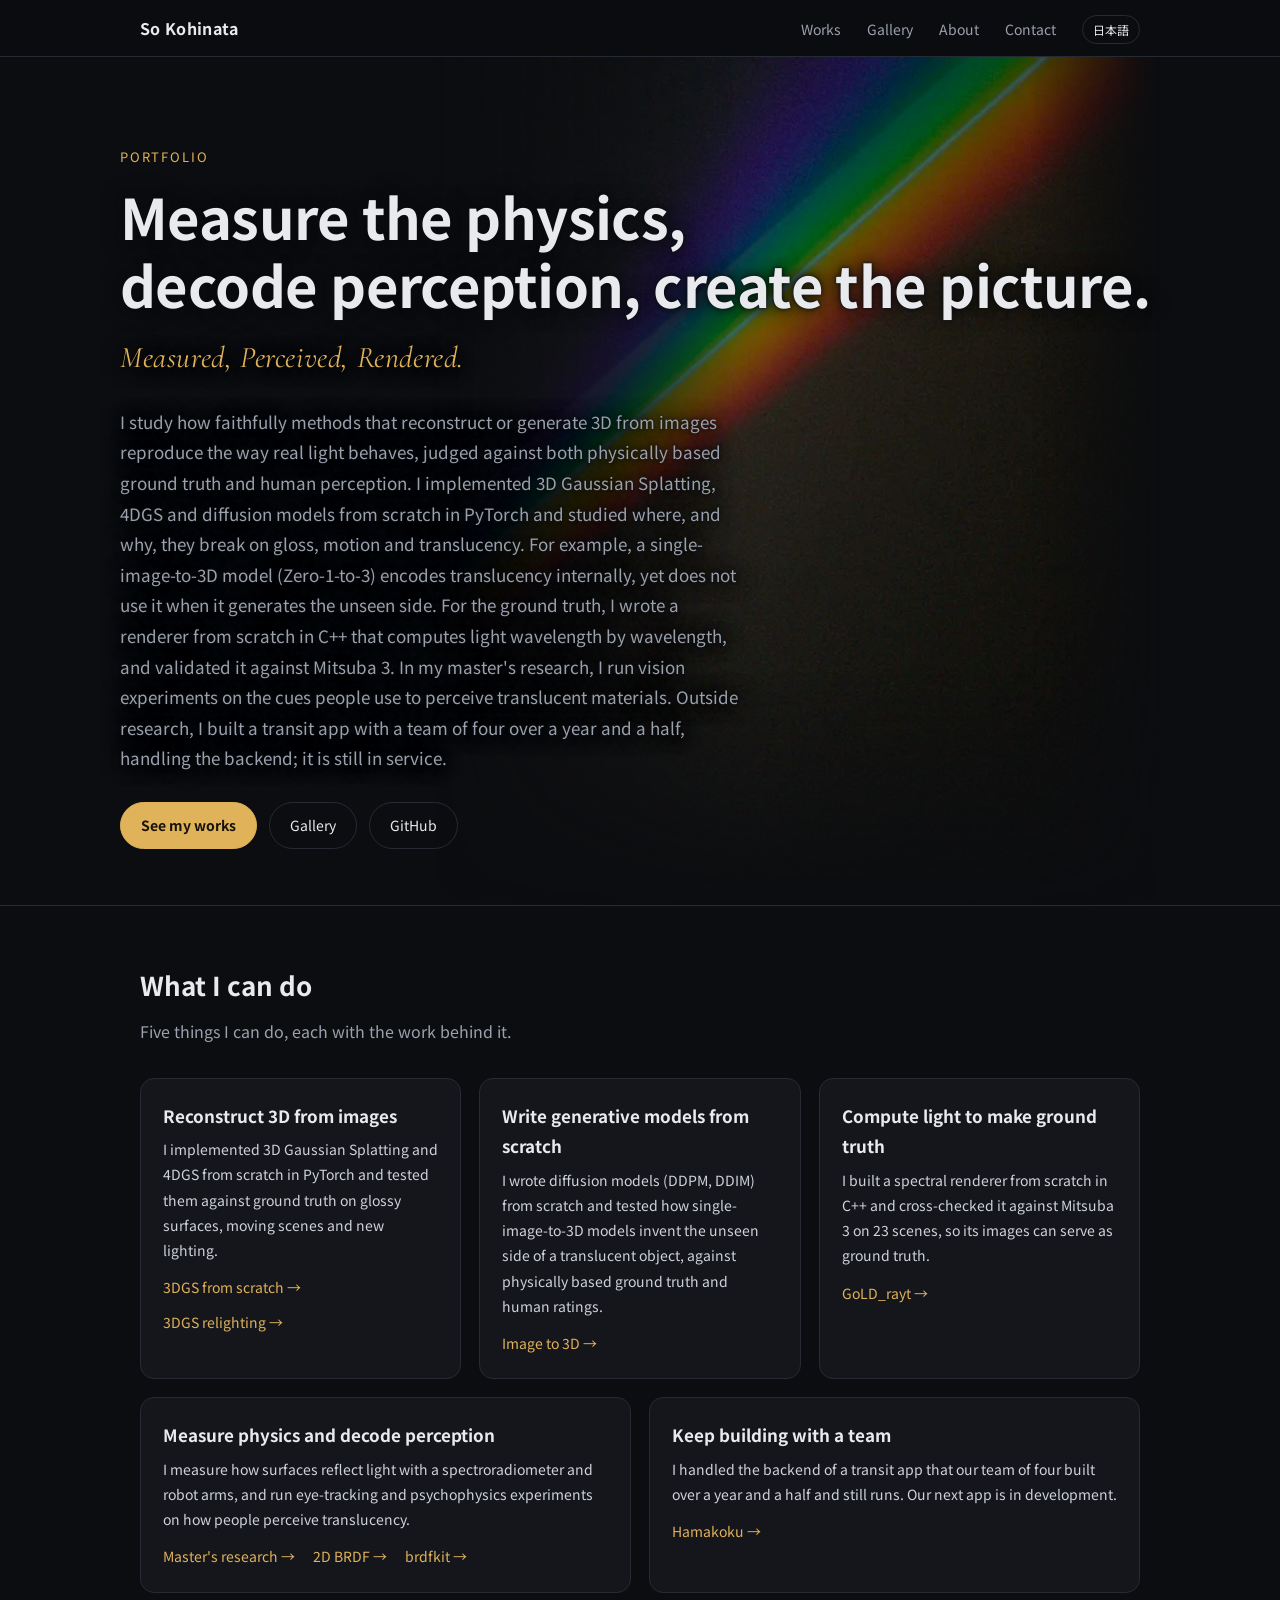
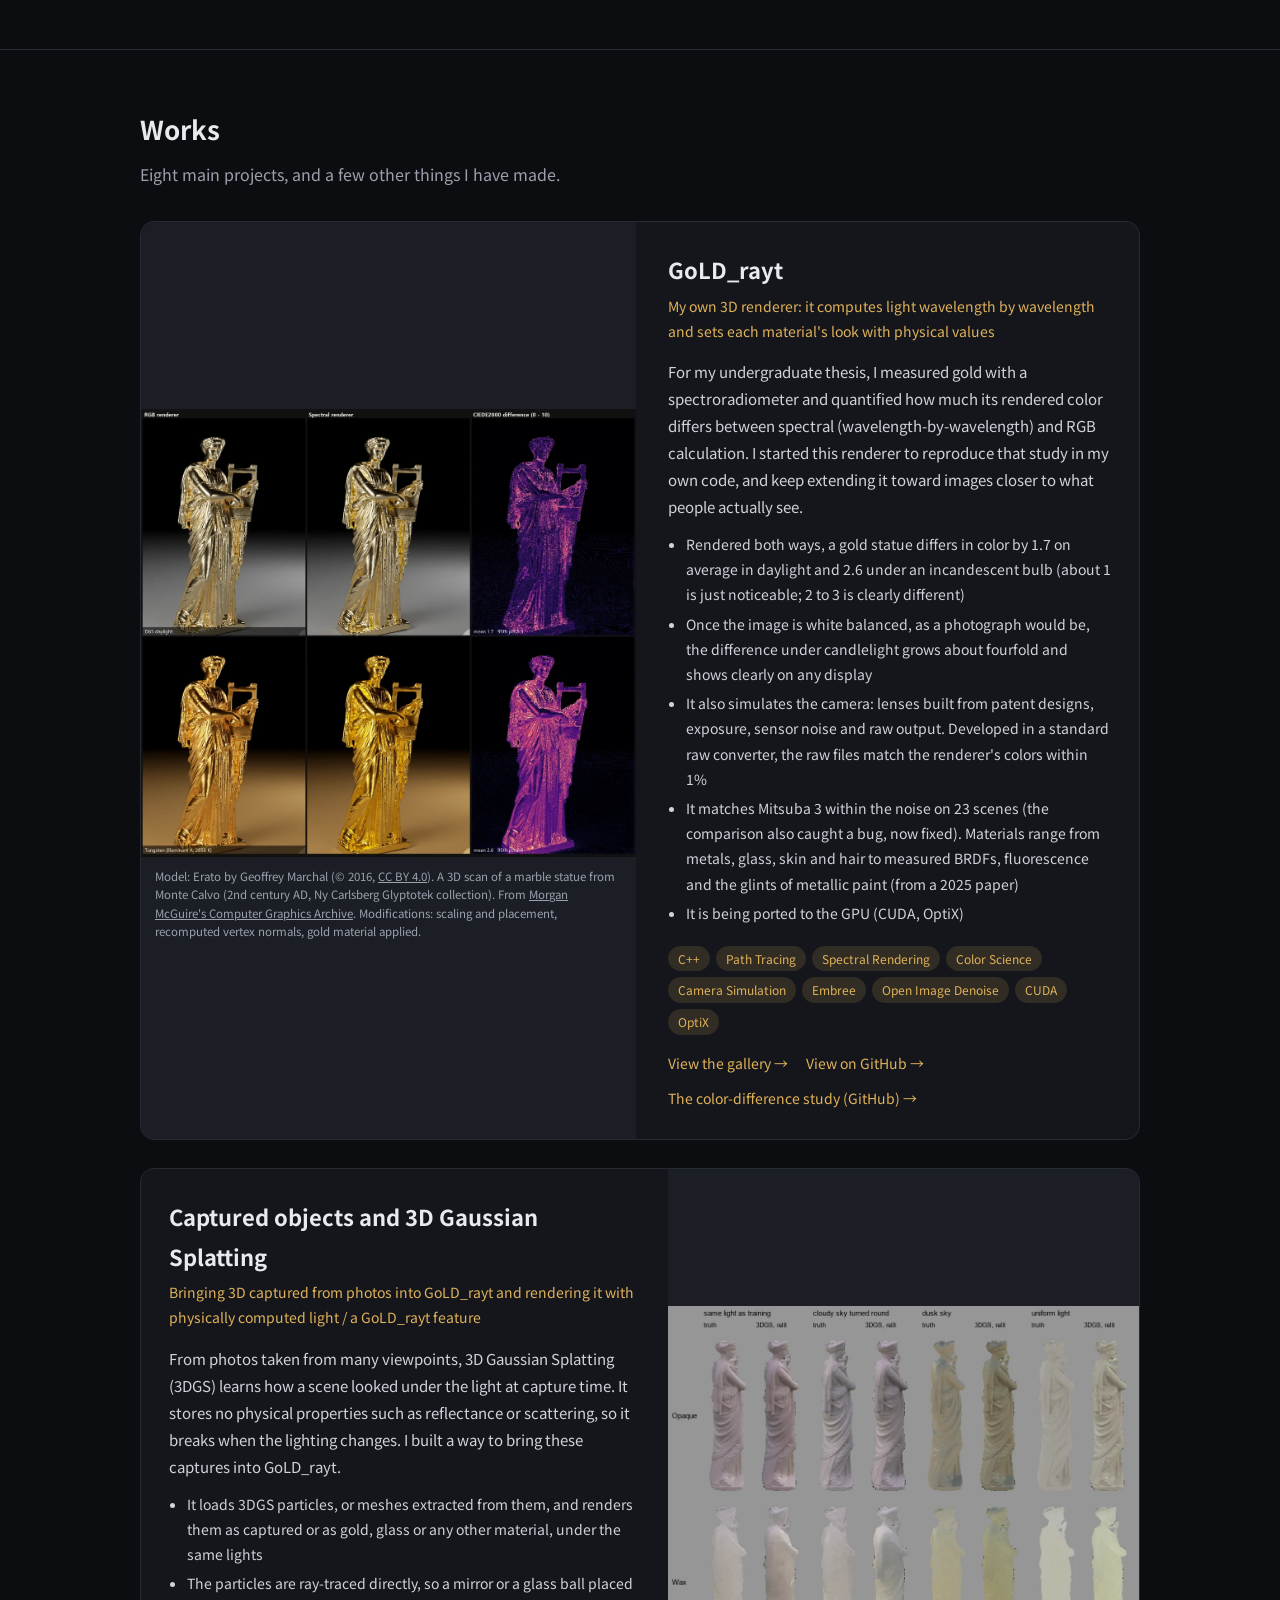
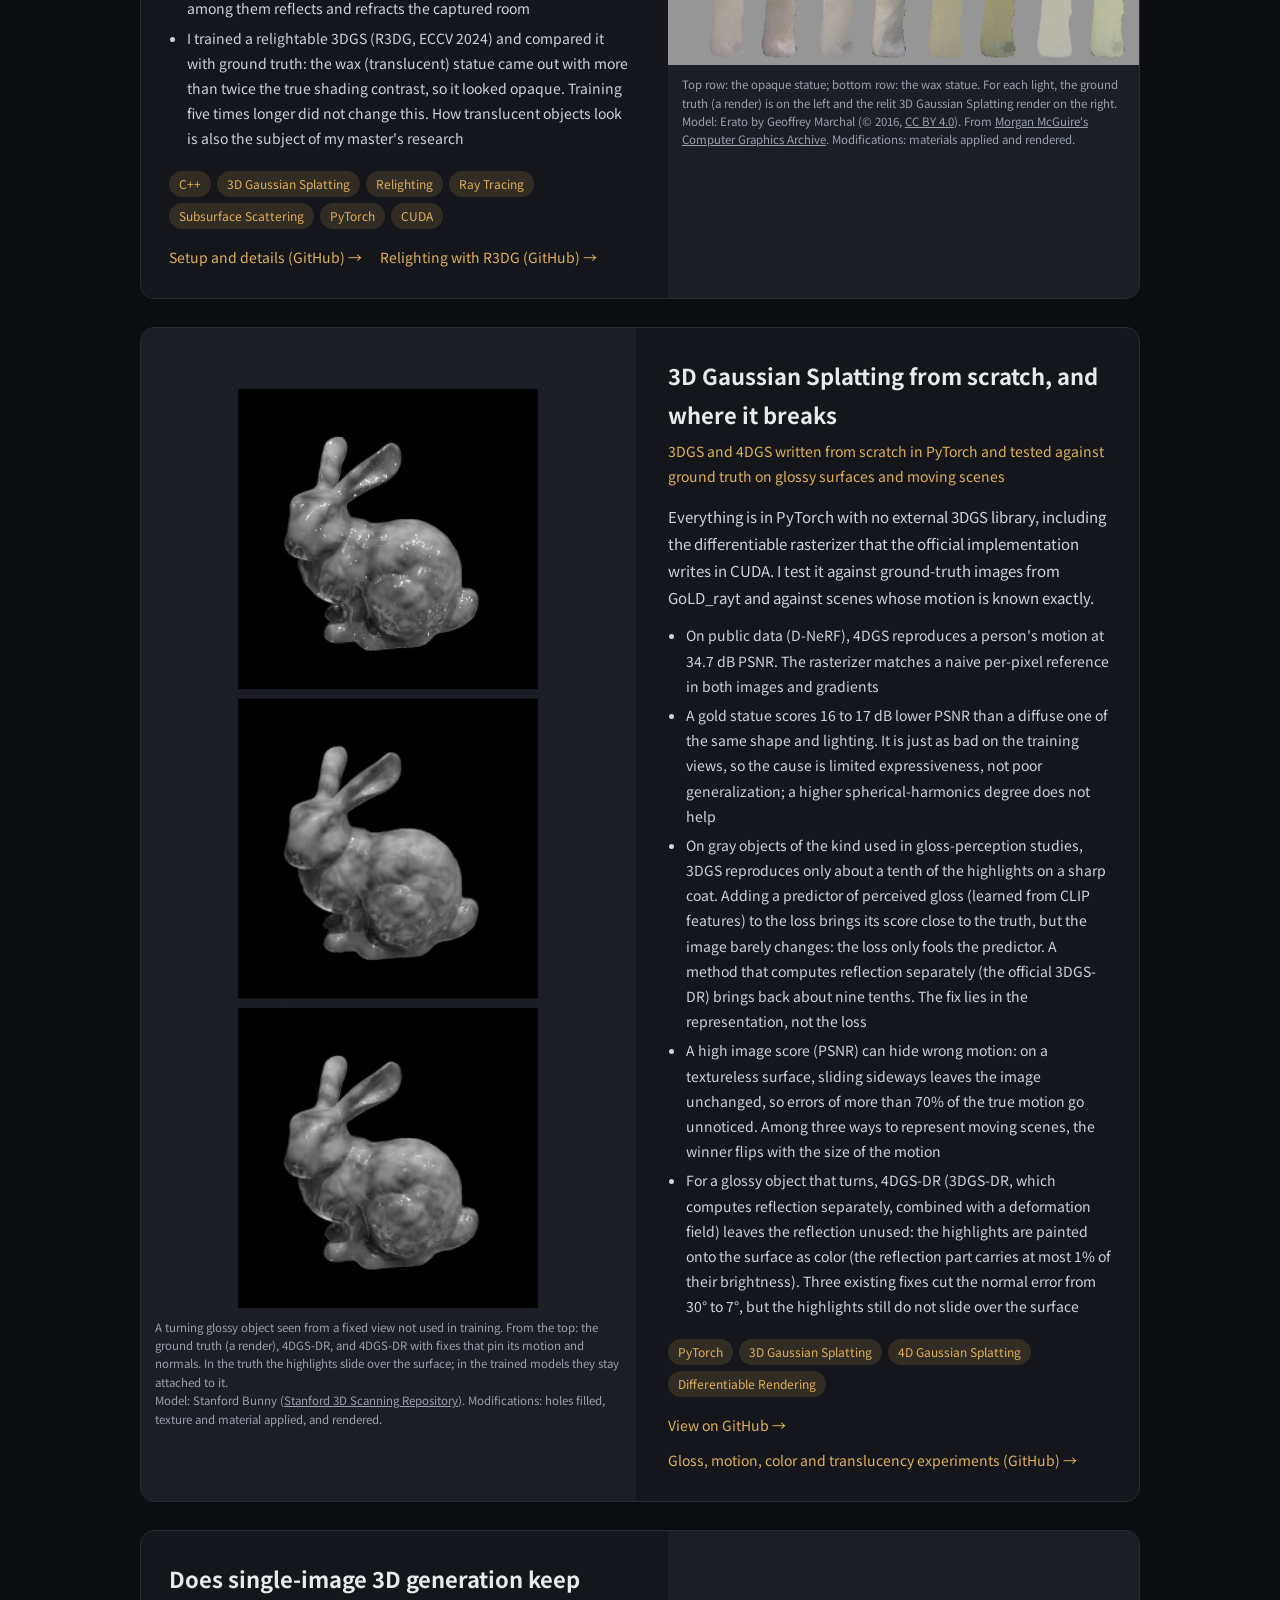
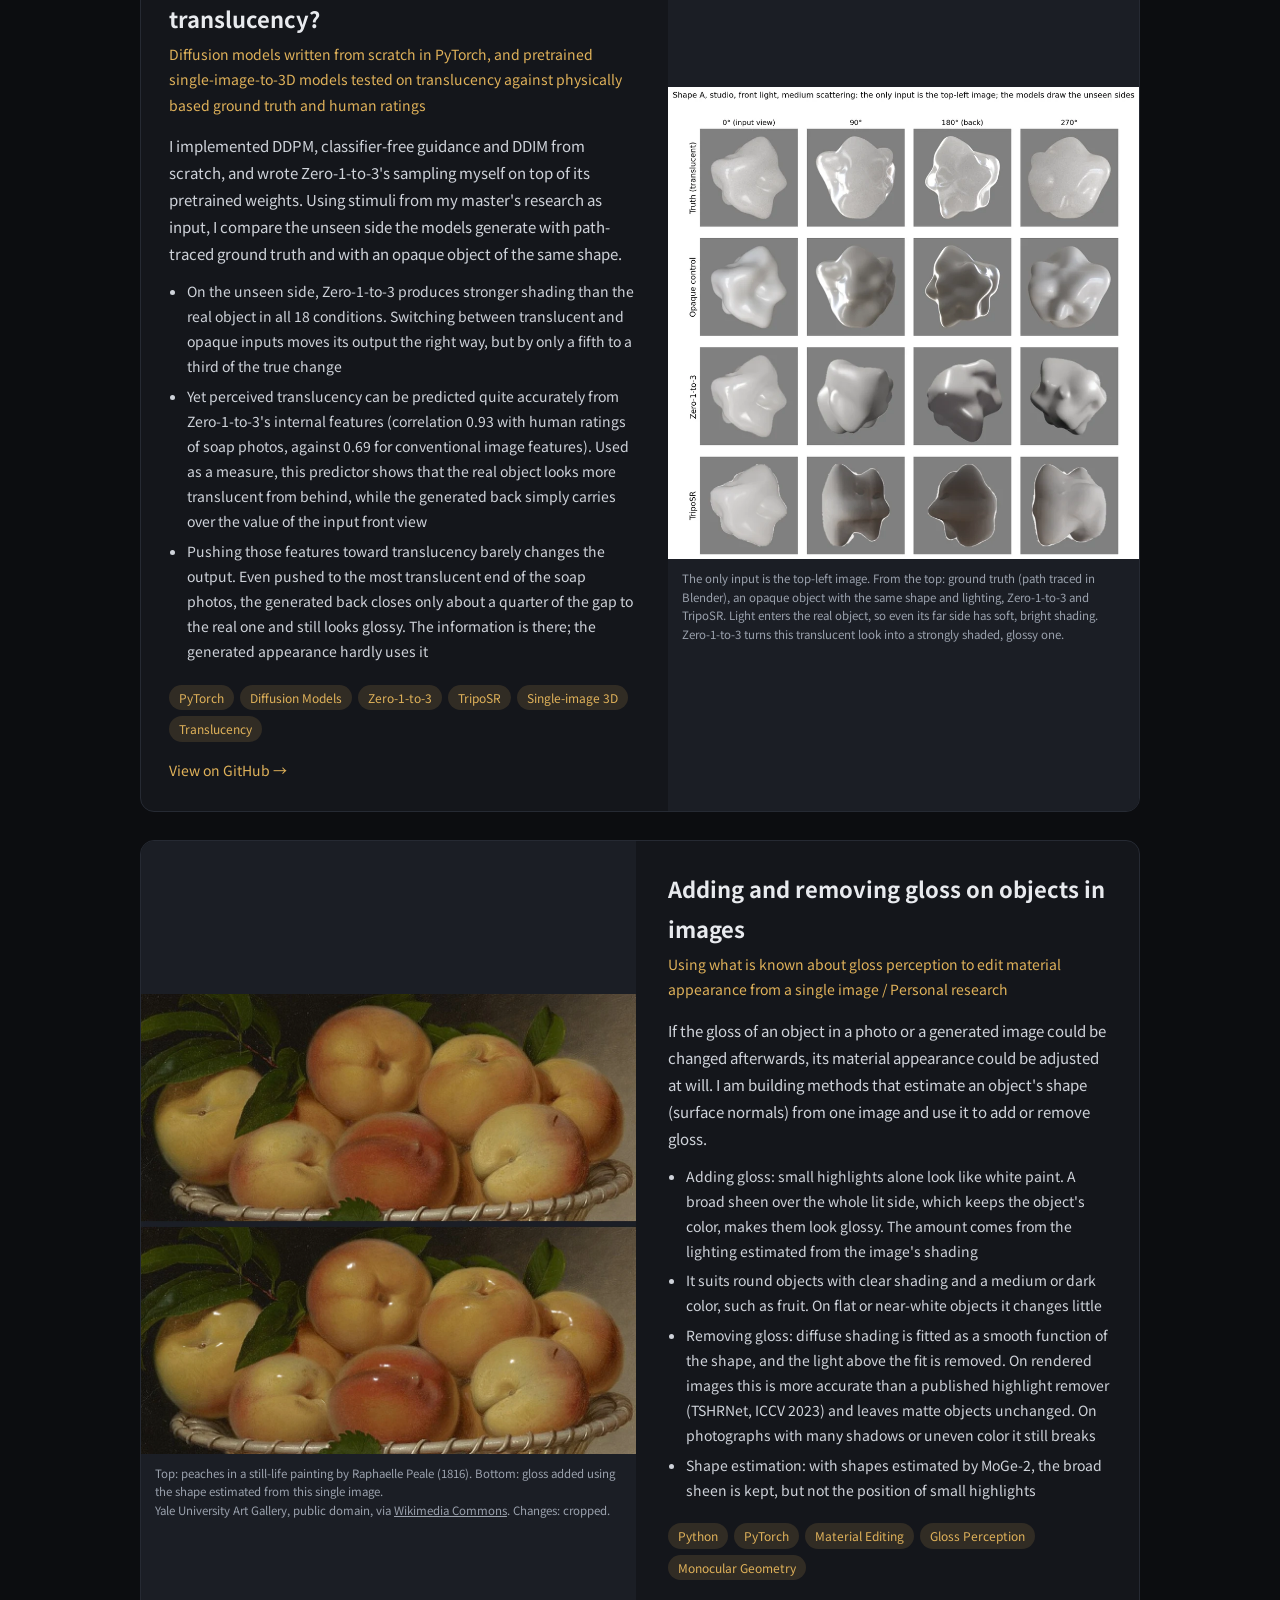
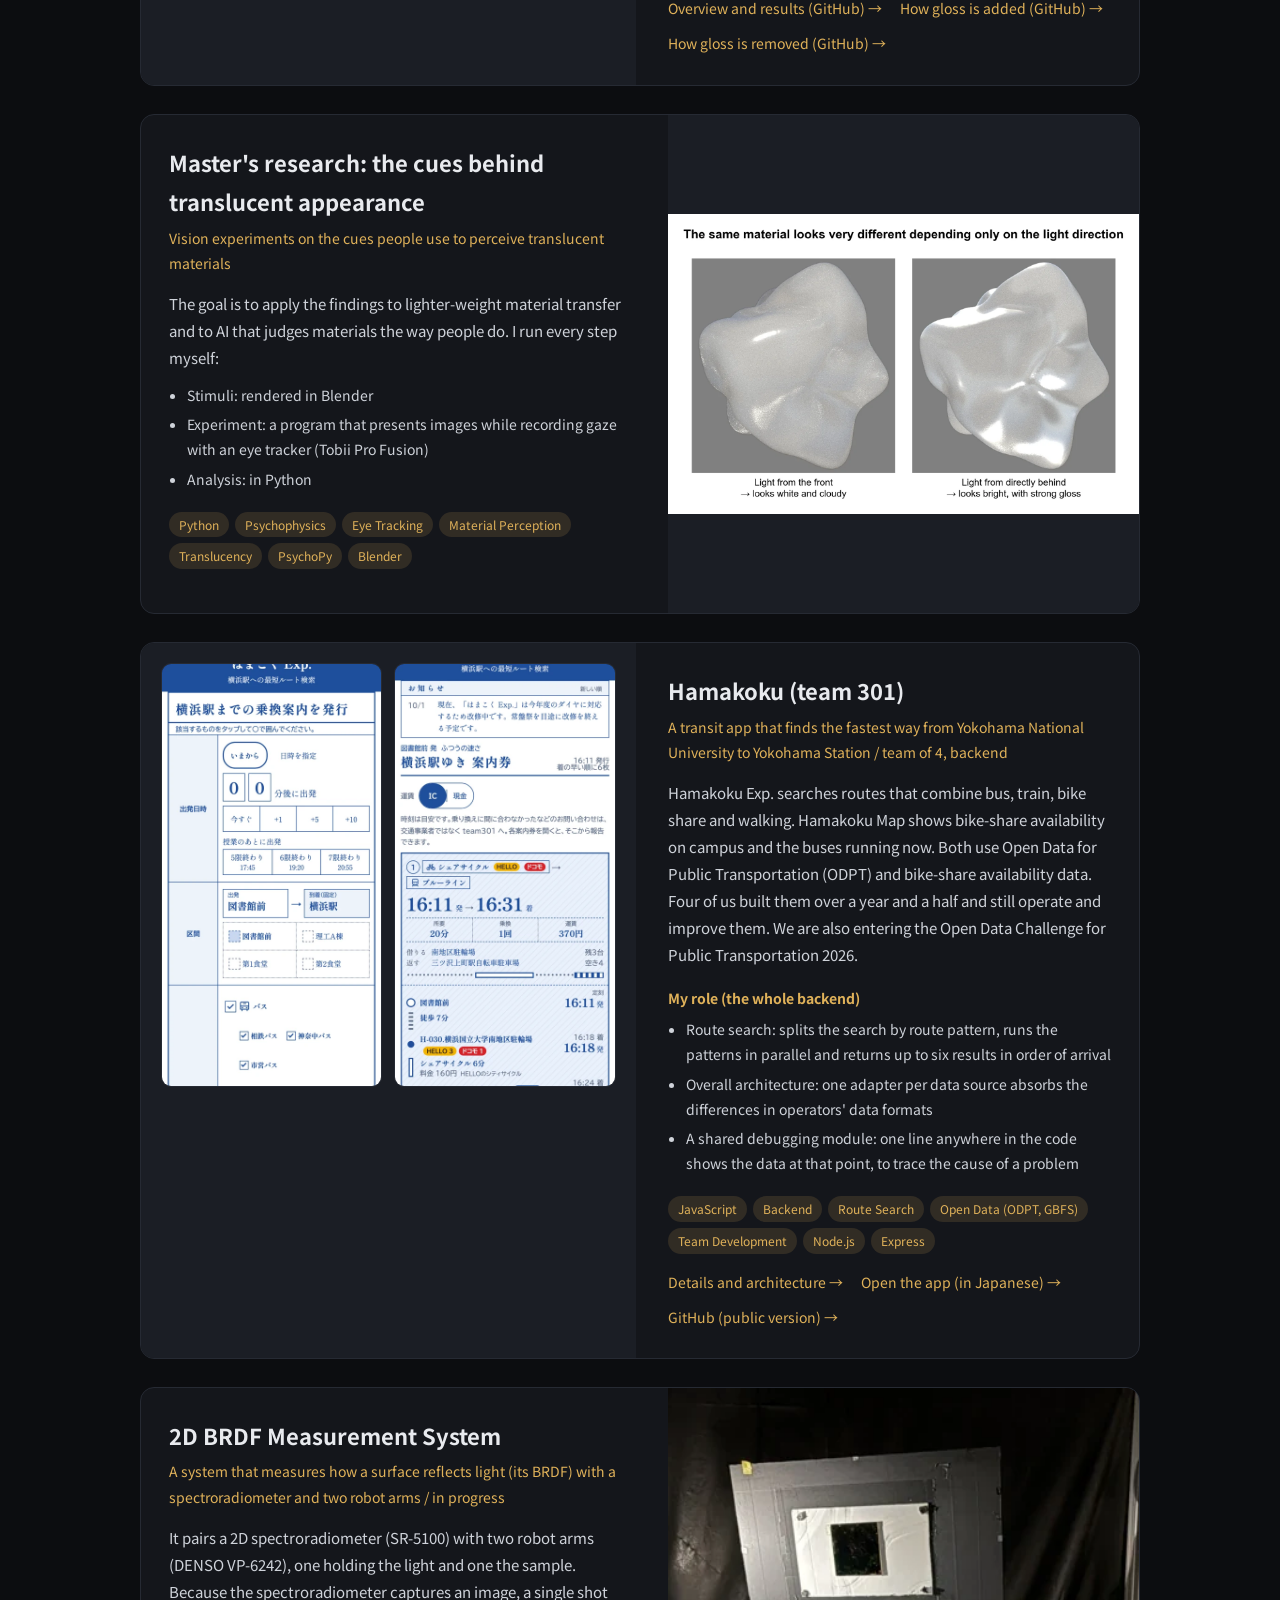
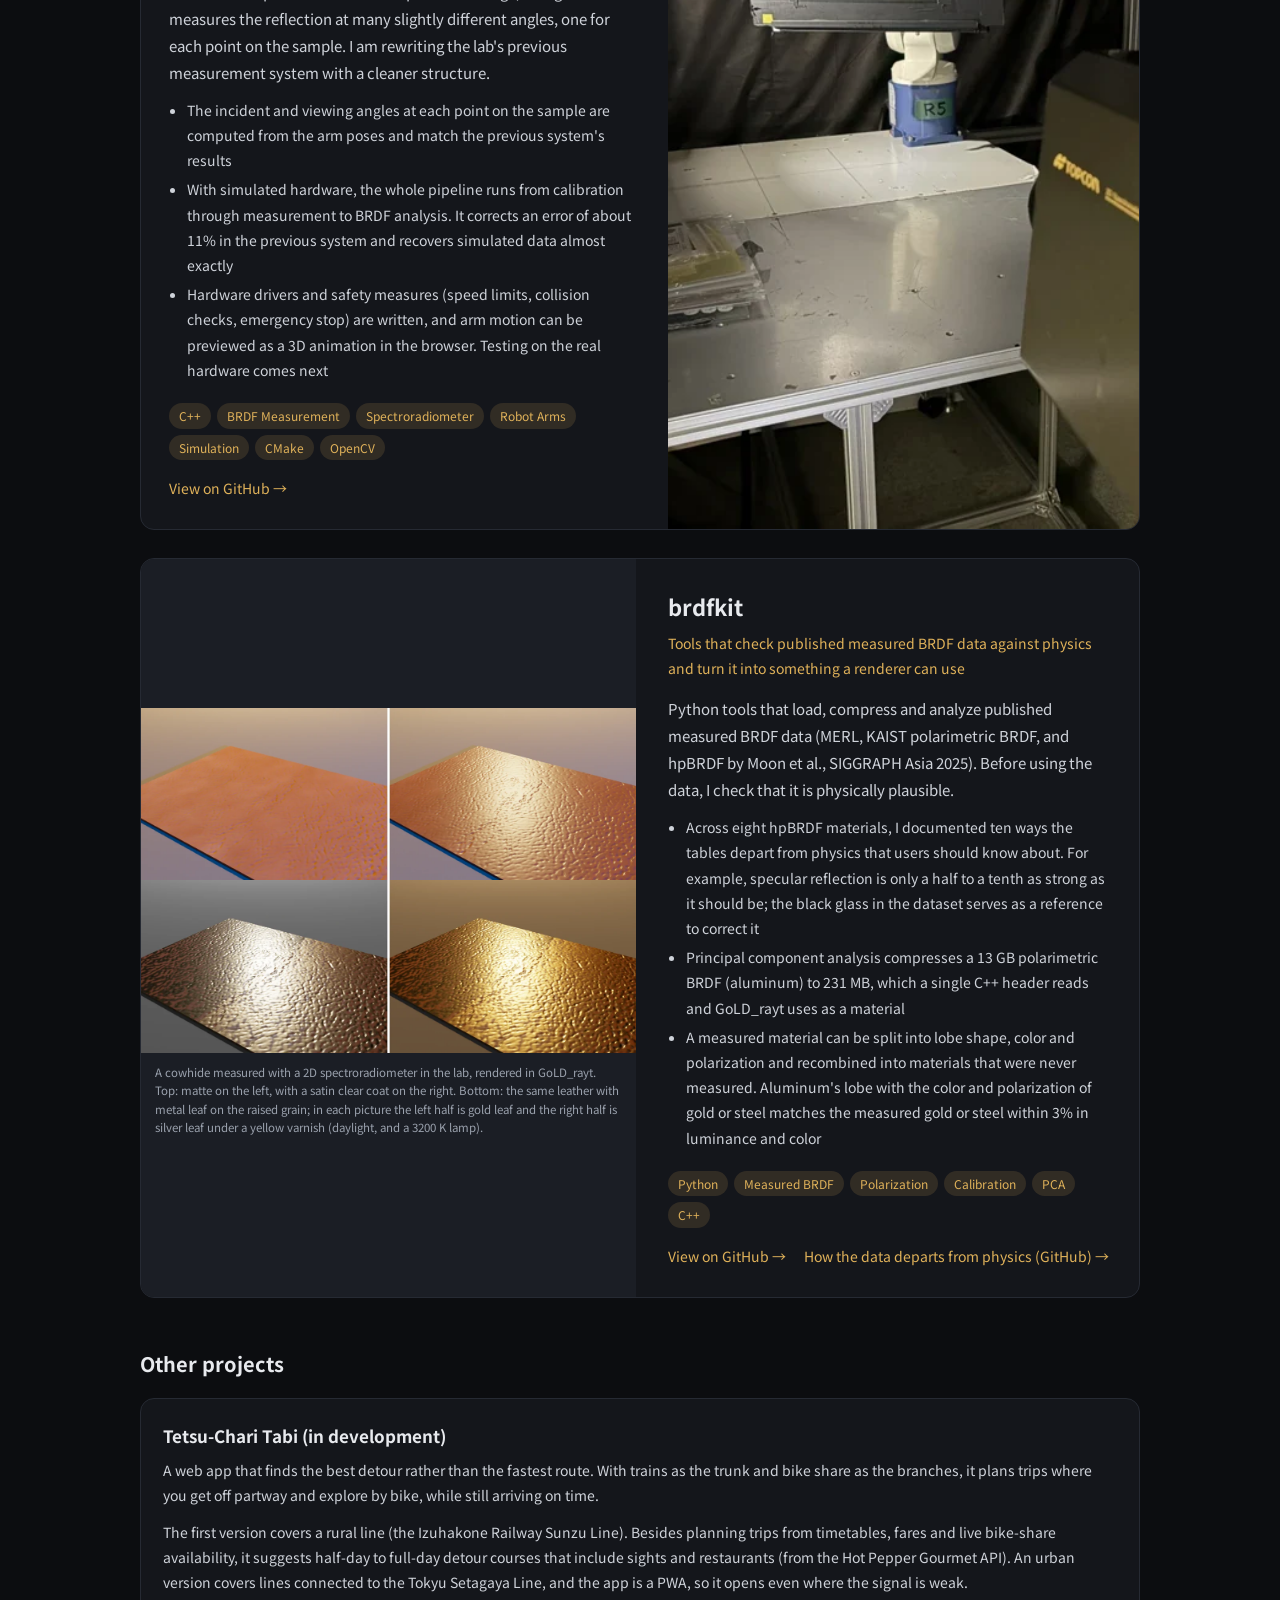
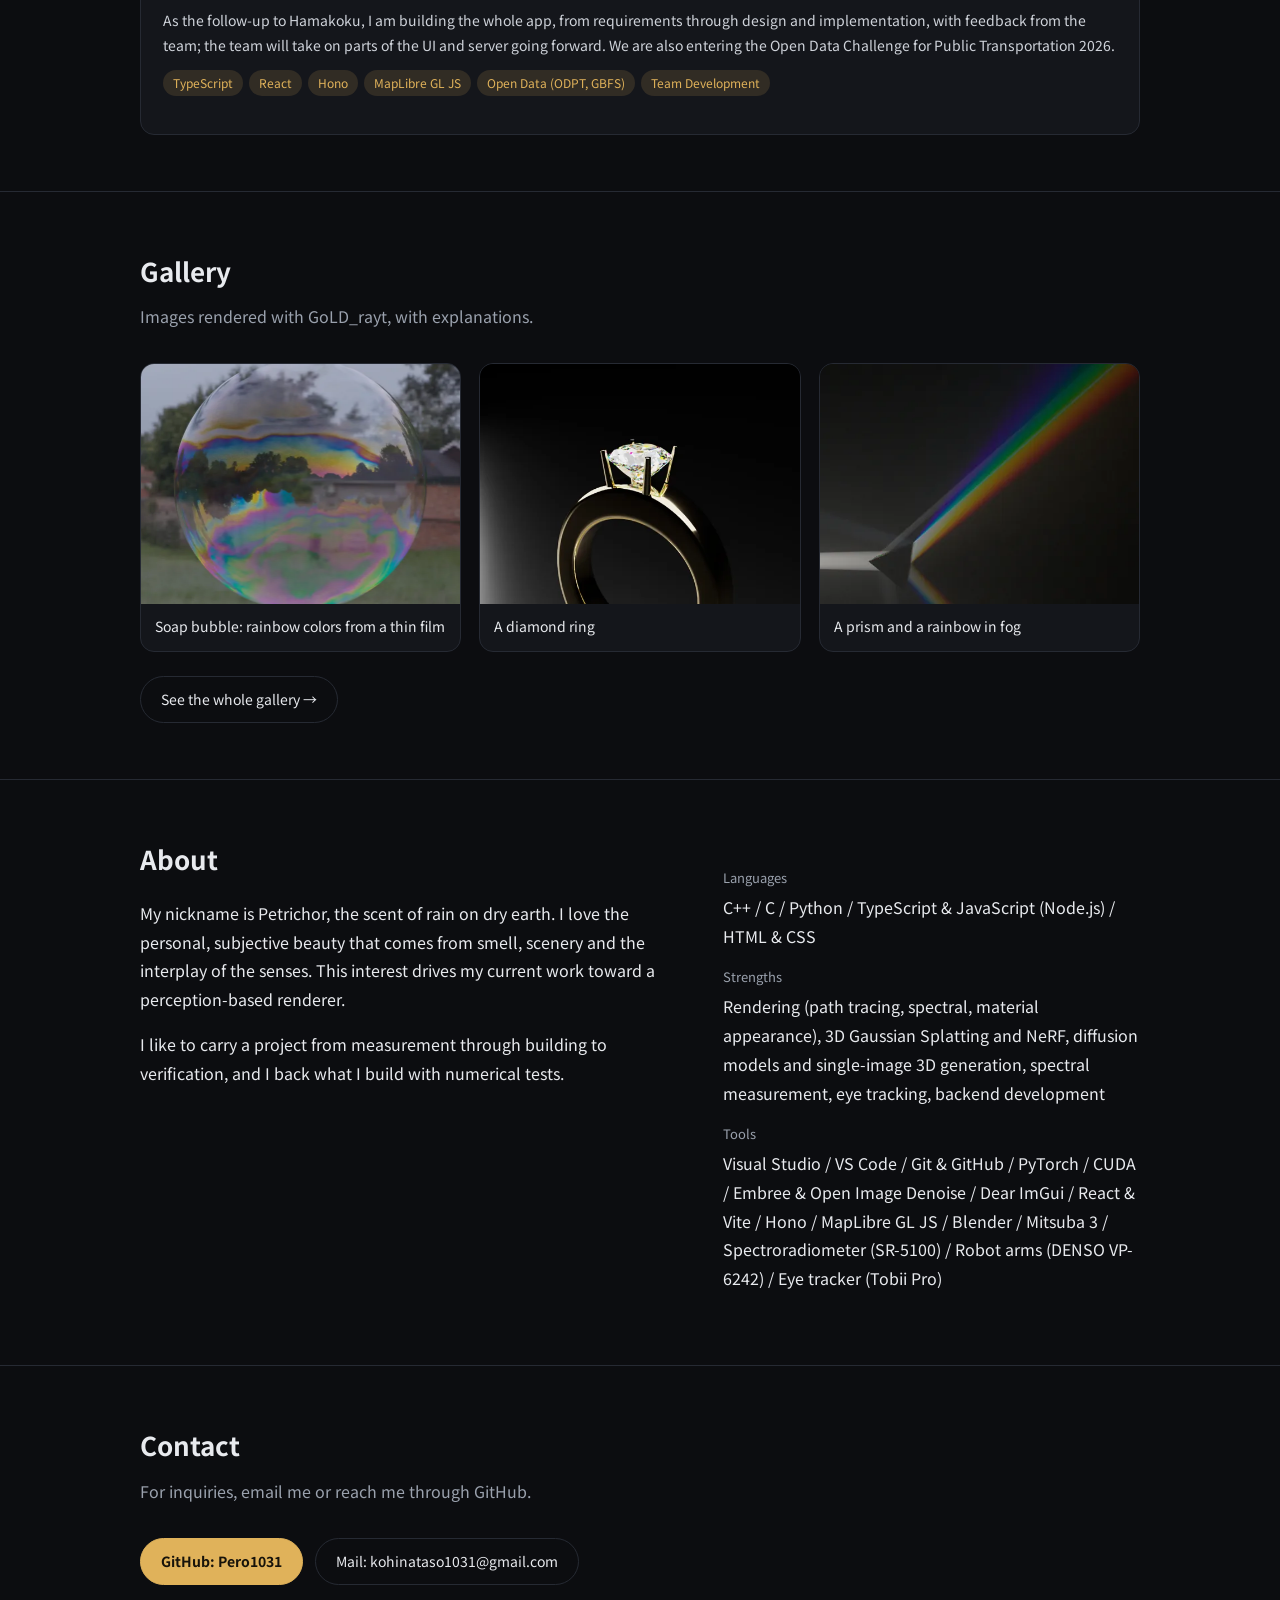
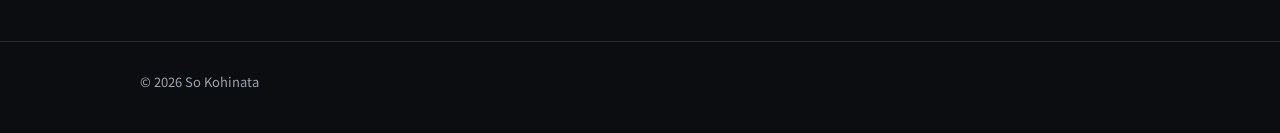
<file: en/index.html>
<!doctype html>
<html lang="en">
<head>
  <meta charset="utf-8">
  <meta name="viewport" content="width=device-width, initial-scale=1">
  <title>So Kohinata Portfolio</title>
  <meta name="description" content="Portfolio: 3D Gaussian Splatting, diffusion models and single-image 3D, a spectral renderer, BRDF measurement, vision experiments on material perception, and a team-built transit app.">
  <link rel="canonical" href="https://pero1031.github.io/en/">
  <link rel="icon" href="/favicon.ico" sizes="48x48">
  <link rel="icon" href="/assets/favicon-32.png" sizes="32x32" type="image/png">
  <link rel="apple-touch-icon" href="/assets/apple-touch-icon.png">
  <meta property="og:type" content="website">
  <meta property="og:site_name" content="So Kohinata Portfolio">
  <meta property="og:title" content="So Kohinata Portfolio">
  <meta property="og:description" content="Portfolio: 3D Gaussian Splatting, diffusion models and single-image 3D, a spectral renderer, BRDF measurement, vision experiments on material perception, and a team-built transit app.">
  <meta property="og:url" content="https://pero1031.github.io/en/">
  <meta property="og:locale" content="en_US">
  <meta property="og:image" content="https://pero1031.github.io/assets/ogp.jpg">
  <meta property="og:image:width" content="1200">
  <meta property="og:image:height" content="630">
  <meta name="twitter:card" content="summary_large_image">
  <meta name="theme-color" content="#0c0d10">
  <link rel="alternate" hreflang="ja" href="https://pero1031.github.io/">
  <link rel="alternate" hreflang="en" href="https://pero1031.github.io/en/">
  <link rel="preconnect" href="https://fonts.googleapis.com">
  <link rel="preconnect" href="https://fonts.gstatic.com" crossorigin>
  <link href="https://fonts.googleapis.com/css2?family=Noto+Sans+JP:wght@400;500;700&family=Cormorant+Garamond:ital,wght@1,500&display=swap" rel="stylesheet">
  <link rel="stylesheet" href="../style.css?v=17">
</head>
<body>

<header class="site">
  <div class="wrap">
    <a class="brand" href="#top">So Kohinata</a>
    <nav>
      <a href="#works">Works</a>
      <a href="#gallery">Gallery</a>
      <a href="#about">About</a>
      <a href="#contact">Contact</a>
      <a class="lang" href="../index.html" hreflang="ja" lang="ja" title="日本語で見る">日本語</a>
    </nav>
  </div>
</header>

<main id="top">

  <!-- ===== Hero ===== -->
  <div class="wrap hero">
    <div class="hero-art"><img src="../assets/gallery/prism_fog.webp" width="1280" height="720" alt="A thin beam of light enters a prism in fog and leaves as a rainbow-colored fan" fetchpriority="high"></div>
    <p class="eyebrow">Portfolio</p>
    <h1><span class="ph">Measure the physics,</span> <span class="ph">decode perception,</span> <span class="ph">create the picture.</span></h1>
    <p class="en" lang="en">Measured, Perceived, Rendered.</p>
    <p class="lead">
      I study how faithfully methods that reconstruct or generate 3D from images reproduce the way real light behaves, judged against both physically based ground truth and human perception.
      I implemented 3D Gaussian Splatting, 4DGS and diffusion models from scratch in PyTorch and studied where, and why, they break on gloss, motion and translucency. For example, a single-image-to-3D model (Zero-1-to-3) encodes translucency internally, yet does not use it when it generates the unseen side.
      For the ground truth, I wrote a renderer from scratch in C++ that computes light wavelength by wavelength, and validated it against Mitsuba 3. In my master's research, I run vision experiments on the cues people use to perceive translucent materials.
      Outside research, I built a transit app with a team of four over a year and a half, handling the backend; it is still in service.
    </p>
    <div class="btns">
      <a class="btn primary" href="#works">See my works</a>
      <a class="btn" href="gallery.html">Gallery</a>
      <a class="btn" href="https://github.com/Pero1031" target="_blank" rel="noopener">GitHub</a>
    </div>
  </div>

  <!-- ===== What I can do ===== -->
  <section id="can-do">
    <div class="wrap">
      <h2>What I can do</h2>
      <p class="sub">Five things I can do, each with the work behind it.</p>
      <div class="grid five">
        <div class="card">
          <h3>Reconstruct 3D from images</h3>
          <p>I implemented 3D Gaussian Splatting and 4DGS from scratch in PyTorch and tested them against ground truth on glossy surfaces, moving scenes and new lighting.</p>
          <div class="links"><a href="#work-3dgs-toy">3DGS from scratch →</a><a href="#work-3dgs">3DGS relighting →</a></div>
        </div>
        <div class="card">
          <h3>Write generative models from scratch</h3>
          <p>I wrote diffusion models (DDPM, DDIM) from scratch and tested how single-image-to-3D models invent the unseen side of a translucent object, against physically based ground truth and human ratings.</p>
          <div class="links"><a href="#work-i3d">Image to 3D →</a></div>
        </div>
        <div class="card">
          <h3>Compute light to make ground truth</h3>
          <p>I built a spectral renderer from scratch in C++ and cross-checked it against Mitsuba 3 on 23 scenes, so its images can serve as ground truth.</p>
          <div class="links"><a href="#work-goldray">GoLD_rayt →</a></div>
        </div>
        <div class="card">
          <h3>Measure physics and decode perception</h3>
          <p>I measure how surfaces reflect light with a spectroradiometer and robot arms, and run eye-tracking and psychophysics experiments on how people perceive translucency.</p>
          <div class="links"><a href="#work-thesis">Master's research →</a><a href="#work-brdf">2D BRDF →</a><a href="#work-brdfkit">brdfkit →</a></div>
        </div>
        <div class="card">
          <h3>Keep building with a team</h3>
          <p>I handled the backend of a transit app that our team of four built over a year and a half and still runs. Our next app is in development.</p>
          <div class="links"><a href="#work-hamakoku">Hamakoku →</a></div>
        </div>
            </div>
    </div>
  </section>

  <!-- ===== Works ===== -->
  <section id="works">
    <div class="wrap">
      <h2>Works</h2>
      <p class="sub">Eight main projects, and a few other things I have made.</p>

      <!-- GoLD_ray -->
      <article class="work" id="work-goldray">
        <div class="media">
          <img class="contain" src="../assets/goldray-hero-v4.webp" width="1200" height="1087" alt="A gold statue, Erato, drawn with two methods: RGB and spectral. Top row: daylight; bottom row: an incandescent bulb. The right column shows how different the two are, averaging 1.7 in daylight and 2.6 under the bulb" loading="lazy">
          <p class="credit">
            Model: Erato by Geoffrey Marchal (© 2016,
            <a href="https://creativecommons.org/licenses/by/4.0/" target="_blank" rel="noopener">CC BY 4.0</a>).
            A 3D scan of a marble statue from Monte Calvo (2nd century AD, Ny Carlsberg Glyptotek collection).
            From <a href="https://casual-effects.com/data/" target="_blank" rel="noopener">Morgan McGuire's Computer Graphics Archive</a>.
            Modifications: scaling and placement, recomputed vertex normals, gold material applied.
          </p>
        </div>
        <div class="body">
          <h3>GoLD_rayt</h3>
<p class="tagline">My own 3D renderer: it computes light wavelength by wavelength and sets each material's look with physical values</p>
          <p>
            For my undergraduate thesis, I measured gold with a spectroradiometer and quantified how much its rendered color differs between spectral (wavelength-by-wavelength) and RGB calculation.
            I started this renderer to reproduce that study in my own code, and keep extending it toward images closer to what people actually see.
          </p>
          <ul>
            <li>Rendered both ways, a gold statue differs in color by 1.7 on average in daylight and 2.6 under an incandescent bulb (about 1 is just noticeable; 2 to 3 is clearly different)</li>
            <li>Once the image is white balanced, as a photograph would be, the difference under candlelight grows about fourfold and shows clearly on any display</li>
            <li>It also simulates the camera: lenses built from patent designs, exposure, sensor noise and raw output. Developed in a standard raw converter, the raw files match the renderer's colors within 1%</li>
            <li>It matches Mitsuba 3 within the noise on 23 scenes (the comparison also caught a bug, now fixed). Materials range from metals, glass, skin and hair to measured BRDFs, fluorescence and the glints of metallic paint (from a 2025 paper)</li>
            <li>It is being ported to the GPU (CUDA, OptiX)</li>
          </ul>
          <div class="tags"><span class="tag">C++</span><span class="tag">Path Tracing</span><span class="tag">Spectral Rendering</span><span class="tag">Color Science</span><span class="tag">Camera Simulation</span><span class="tag">Embree</span><span class="tag">Open Image Denoise</span><span class="tag">CUDA</span><span class="tag">OptiX</span></div>
          <div class="links">
            <a href="gallery.html">View the gallery →</a>
            <a href="https://github.com/Pero1031/GoLD_ray" target="_blank" rel="noopener">View on GitHub →</a>
            <a href="https://github.com/Pero1031/GoLD_ray/blob/main/docs/METAL_ACCURACY.md" target="_blank" rel="noopener">The color-difference study (GitHub) →</a>
          </div>
        </div>
      </article>

      <!-- 3DGS -->
      <article class="work flip" id="work-3dgs">
        <div class="media">
          <img class="contain" src="../assets/gs-relit-wax.webp" width="974" height="742" alt="An opaque statue and a wax statue under four lights. For each light, the renderer's ground truth is shown next to the relit 3D Gaussian Splatting render" loading="lazy">
          <p class="credit">
            Top row: the opaque statue; bottom row: the wax statue. For each light, the ground truth (a render) is on the left and the relit 3D Gaussian Splatting render on the right.<br>
            Model: Erato by Geoffrey Marchal (© 2016,
            <a href="https://creativecommons.org/licenses/by/4.0/" target="_blank" rel="noopener">CC BY 4.0</a>).
            From <a href="https://casual-effects.com/data/" target="_blank" rel="noopener">Morgan McGuire's Computer Graphics Archive</a>.
            Modifications: materials applied and rendered.
          </p>
        </div>
        <div class="body">
          <h3>Captured objects and 3D Gaussian Splatting</h3>
          <p class="tagline">Bringing 3D captured from photos into GoLD_rayt and rendering it with physically computed light / a GoLD_rayt feature</p>
          <p>
            From photos taken from many viewpoints, 3D Gaussian Splatting (3DGS) learns how a scene looked under the light at capture time. It stores no physical properties such as reflectance or scattering, so it breaks when the lighting changes.
            I built a way to bring these captures into GoLD_rayt.
          </p>
          <ul>
            <li>It loads 3DGS particles, or meshes extracted from them, and renders them as captured or as gold, glass or any other material, under the same lights</li>
            <li>The particles are ray-traced directly, so a mirror or a glass ball placed among them reflects and refracts the captured room</li>
            <li>I trained a relightable 3DGS (R3DG, ECCV 2024) and compared it with ground truth: the wax (translucent) statue came out with more than twice the true shading contrast, so it looked opaque. Training five times longer did not change this. How translucent objects look is also the subject of my master's research</li>
          </ul>
          <div class="tags"><span class="tag">C++</span><span class="tag">3D Gaussian Splatting</span><span class="tag">Relighting</span><span class="tag">Ray Tracing</span><span class="tag">Subsurface Scattering</span><span class="tag">PyTorch</span><span class="tag">CUDA</span></div>
          <div class="links">
            <a href="https://github.com/Pero1031/GoLD_ray#captured-objects-and-3d-gaussian-splatting" target="_blank" rel="noopener">Setup and details (GitHub) →</a>
            <a href="https://github.com/Pero1031/3dgs-toy/blob/main/experiments/relight/README.md" target="_blank" rel="noopener">Relighting with R3DG (GitHub) →</a>
          </div>
        </div>
      </article>

      <!-- 3DGS from scratch -->
      <article class="work" id="work-3dgs-toy">
        <div class="media">
          <img class="contain narrow" src="../assets/gs-gloss-motion.webp" width="256" height="784" alt="A glossy bunny turning, seen from a fixed view. From the top: the ground truth, 4DGS-DR, and 4DGS-DR with its motion and normals pinned" loading="lazy">
          <p class="credit">
            A turning glossy object seen from a fixed view not used in training. From the top: the ground truth (a render), 4DGS-DR, and 4DGS-DR with fixes that pin its motion and normals. In the truth the highlights slide over the surface; in the trained models they stay attached to it.<br>
            Model: Stanford Bunny (<a href="https://graphics.stanford.edu/data/3Dscanrep/" target="_blank" rel="noopener">Stanford 3D Scanning Repository</a>). Modifications: holes filled, texture and material applied, and rendered.
          </p>
        </div>
        <div class="body">
          <h3>3D Gaussian Splatting from scratch, and where it breaks</h3>
          <p class="tagline">3DGS and 4DGS written from scratch in PyTorch and tested against ground truth on glossy surfaces and moving scenes</p>
          <p>
            Everything is in PyTorch with no external 3DGS library, including the differentiable rasterizer that the official implementation writes in CUDA.
            I test it against ground-truth images from GoLD_rayt and against scenes whose motion is known exactly.
          </p>
          <ul>
            <li>On public data (D-NeRF), 4DGS reproduces a person's motion at 34.7 dB PSNR. The rasterizer matches a naive per-pixel reference in both images and gradients</li>
            <li>A gold statue scores 16 to 17 dB lower PSNR than a diffuse one of the same shape and lighting. It is just as bad on the training views, so the cause is limited expressiveness, not poor generalization; a higher spherical-harmonics degree does not help</li>
            <li>On gray objects of the kind used in gloss-perception studies, 3DGS reproduces only about a tenth of the highlights on a sharp coat. Adding a predictor of perceived gloss (learned from CLIP features) to the loss brings its score close to the truth, but the image barely changes: the loss only fools the predictor. A method that computes reflection separately (the official 3DGS-DR) brings back about nine tenths. The fix lies in the representation, not the loss</li>
            <li>A high image score (PSNR) can hide wrong motion: on a textureless surface, sliding sideways leaves the image unchanged, so errors of more than 70% of the true motion go unnoticed. Among three ways to represent moving scenes, the winner flips with the size of the motion</li>
            <li>For a glossy object that turns, 4DGS-DR (3DGS-DR, which computes reflection separately, combined with a deformation field) leaves the reflection unused: the highlights are painted onto the surface as color (the reflection part carries at most 1% of their brightness). Three existing fixes cut the normal error from 30° to 7°, but the highlights still do not slide over the surface</li>
          </ul>
          <div class="tags"><span class="tag">PyTorch</span><span class="tag">3D Gaussian Splatting</span><span class="tag">4D Gaussian Splatting</span><span class="tag">Differentiable Rendering</span></div>
          <div class="links">
            <a href="https://github.com/Pero1031/3dgs-toy" target="_blank" rel="noopener">View on GitHub →</a>
            <a href="https://github.com/Pero1031/3dgs-toy#experiments" target="_blank" rel="noopener">Gloss, motion, color and translucency experiments (GitHub) →</a>
          </div>
        </div>
      </article>

      <!-- image-to-3d-diffusion -->
      <article class="work flip" id="work-i3d">
        <div class="media">
          <img class="contain" src="../assets/i3d-views-front-en.webp" width="900" height="902" alt="A translucent object seen from four directions. From the top: ground truth, an opaque object of the same shape, Zero-1-to-3's output and TripoSR's output. The truth stays soft and bright from behind; Zero-1-to-3 makes it strongly shaded and glossy" loading="lazy">
          <p class="credit">The only input is the top-left image. From the top: ground truth (path traced in Blender), an opaque object with the same shape and lighting, Zero-1-to-3 and TripoSR. Light enters the real object, so even its far side has soft, bright shading. Zero-1-to-3 turns this translucent look into a strongly shaded, glossy one.</p>
        </div>
        <div class="body">
          <h3>Does single-image 3D generation keep translucency?</h3>
          <p class="tagline">Diffusion models written from scratch in PyTorch, and pretrained single-image-to-3D models tested on translucency against physically based ground truth and human ratings</p>
          <p>
            I implemented DDPM, classifier-free guidance and DDIM from scratch, and wrote Zero-1-to-3's sampling myself on top of its pretrained weights.
            Using stimuli from my master's research as input, I compare the unseen side the models generate with path-traced ground truth and with an opaque object of the same shape.
          </p>
          <ul>
            <li>On the unseen side, Zero-1-to-3 produces stronger shading than the real object in all 18 conditions. Switching between translucent and opaque inputs moves its output the right way, but by only a fifth to a third of the true change</li>
            <li>Yet perceived translucency can be predicted quite accurately from Zero-1-to-3's internal features (correlation 0.93 with human ratings of soap photos, against 0.69 for conventional image features). Used as a measure, this predictor shows that the real object looks more translucent from behind, while the generated back simply carries over the value of the input front view</li>
            <li>Pushing those features toward translucency barely changes the output. Even pushed to the most translucent end of the soap photos, the generated back closes only about a quarter of the gap to the real one and still looks glossy. The information is there; the generated appearance hardly uses it</li>
          </ul>
          <div class="tags"><span class="tag">PyTorch</span><span class="tag">Diffusion Models</span><span class="tag">Zero-1-to-3</span><span class="tag">TripoSR</span><span class="tag">Single-image 3D</span><span class="tag">Translucency</span></div>
          <div class="links">
            <a href="https://github.com/Pero1031/image-to-3d-diffusion" target="_blank" rel="noopener">View on GitHub →</a>
          </div>
        </div>
      </article>

      <!-- gloss-perception-lab -->
      <article class="work" id="work-gloss">
        <div class="media">
          <img class="contain" src="../assets/gloss-peaches.webp" width="1008" height="936" alt="Two images of peaches from a still-life painting. Top: the original, with matte peaches. Bottom: gloss added, with a highlight on the lit upper left of every peach" loading="lazy">
          <p class="credit">Top: peaches in a still-life painting by Raphaelle Peale (1816). Bottom: gloss added using the shape estimated from this single image.<br>
            Yale University Art Gallery, public domain, via <a href="https://commons.wikimedia.org/wiki/File:Still_Life_Basket_of_Peaches_by_Raphaelle_Peale_1816.jpeg" target="_blank" rel="noopener">Wikimedia Commons</a>. Changes: cropped.</p>
        </div>
        <div class="body">
          <h3>Adding and removing gloss on objects in images</h3>
          <p class="tagline">Using what is known about gloss perception to edit material appearance from a single image / Personal research</p>
          <p>
            If the gloss of an object in a photo or a generated image could be changed afterwards, its material appearance could be adjusted at will.
            I am building methods that estimate an object's shape (surface normals) from one image and use it to add or remove gloss.
          </p>
          <ul>
            <li>Adding gloss: small highlights alone look like white paint. A broad sheen over the whole lit side, which keeps the object's color, makes them look glossy. The amount comes from the lighting estimated from the image's shading</li>
            <li>It suits round objects with clear shading and a medium or dark color, such as fruit. On flat or near-white objects it changes little</li>
            <li>Removing gloss: diffuse shading is fitted as a smooth function of the shape, and the light above the fit is removed. On rendered images this is more accurate than a published highlight remover (TSHRNet, ICCV 2023) and leaves matte objects unchanged. On photographs with many shadows or uneven color it still breaks</li>
            <li>Shape estimation: with shapes estimated by MoGe-2, the broad sheen is kept, but not the position of small highlights</li>
          </ul>
          <div class="tags"><span class="tag">Python</span><span class="tag">PyTorch</span><span class="tag">Material Editing</span><span class="tag">Gloss Perception</span><span class="tag">Monocular Geometry</span></div>
          <div class="links">
            <a href="https://github.com/Pero1031/gloss-perception-lab" target="_blank" rel="noopener">Overview and results (GitHub) →</a>
            <a href="https://github.com/Pero1031/gloss-perception-lab/blob/main/docs/GLOSS_SYNTHESIS.md" target="_blank" rel="noopener">How gloss is added (GitHub) →</a>
            <a href="https://github.com/Pero1031/gloss-perception-lab/blob/main/docs/GLOSS_SUPPRESSION.md" target="_blank" rel="noopener">How gloss is removed (GitHub) →</a>
          </div>
        </div>
      </article>

      <!-- Master's research -->
      <article class="work flip" id="work-thesis">
        <div class="media">
          <img class="contain" src="../assets/research-light-en.webp" width="1400" height="891" alt="The same object drawn with light from the front and with light from directly behind. With front light it looks white and cloudy; with light from behind it looks bright, with strong gloss" loading="lazy">
        </div>
        <div class="body">
          <h3>Master's research: the cues behind translucent appearance</h3>
          <p class="tagline">Vision experiments on the cues people use to perceive translucent materials</p>
          <p>
            The goal is to apply the findings to lighter-weight material transfer and to AI that judges materials the way people do.
            I run every step myself:
          </p>
          <ul>
            <li>Stimuli: rendered in Blender</li>
            <li>Experiment: a program that presents images while recording gaze with an eye tracker (Tobii Pro Fusion)</li>
            <li>Analysis: in Python</li>
          </ul>
          <div class="tags"><span class="tag">Python</span><span class="tag">Psychophysics</span><span class="tag">Eye Tracking</span><span class="tag">Material Perception</span><span class="tag">Translucency</span><span class="tag">PsychoPy</span><span class="tag">Blender</span></div>
        </div>
      </article>

      <!-- Transit app -->
      <article class="work" id="work-hamakoku">
        <div class="media">
          <div class="shots">
            <img src="../assets/hamakokuex-form.webp" width="468" height="900" alt="Hamakoku Exp. before a search: the route request form" loading="lazy">
            <img src="../assets/hamakokuex-ticket.webp" width="468" height="900" alt="Hamakoku Exp. results: the guidance ticket" loading="lazy">
          </div>
        </div>
        <div class="body">
          <h3>Hamakoku (team 301)</h3>
          <p class="tagline">A transit app that finds the fastest way from Yokohama National University to Yokohama Station / team of 4, backend</p>
          <p>
            Hamakoku Exp. searches routes that combine bus, train, bike share and walking.
            Hamakoku Map shows bike-share availability on campus and the buses running now.
            Both use Open Data for Public Transportation (ODPT) and bike-share availability data.
            Four of us built them over a year and a half and still operate and improve them. We are also entering the Open Data Challenge for Public Transportation 2026.
          </p>
          <p class="role-label">My role (the whole backend)</p>
          <ul>
            <li>Route search: splits the search by route pattern, runs the patterns in parallel and returns up to six results in order of arrival</li>
            <li>Overall architecture: one adapter per data source absorbs the differences in operators' data formats</li>
            <li>A shared debugging module: one line anywhere in the code shows the data at that point, to trace the cause of a problem</li>
          </ul>
          <div class="tags"><span class="tag">JavaScript</span><span class="tag">Backend</span><span class="tag">Route Search</span><span class="tag">Open Data (ODPT, GBFS)</span><span class="tag">Team Development</span><span class="tag">Node.js</span><span class="tag">Express</span></div>
          <div class="links">
            <a href="works/hamakoku.html">Details and architecture →</a>
            <a href="https://team301.jp/" target="_blank" rel="noopener">Open the app (in Japanese) →</a>
            <a href="https://github.com/team301-yokohama/AppHamakoku-public" target="_blank" rel="noopener">GitHub (public version) →</a>
          </div>
        </div>
      </article>

      <!-- 2D BRDF -->
      <article class="work flip" id="work-brdf">
        <div class="media">
          <img src="../assets/brdf-system.webp" width="785" height="603" alt="Two robot arms, one for the light and one for the sample, in a dark room, with the spectroradiometer (SR-5100) in the foreground. The sample is held by the right arm" loading="lazy">
        </div>
        <div class="body">
          <h3>2D BRDF Measurement System</h3>
          <p class="tagline">A system that measures how a surface reflects light (its BRDF) with a spectroradiometer and two robot arms / in progress</p>
          <p>
            It pairs a 2D spectroradiometer (SR-5100) with two robot arms (DENSO VP-6242), one holding the light and one the sample.
            Because the spectroradiometer captures an image, a single shot measures the reflection at many slightly different angles, one for each point on the sample.
            I am rewriting the lab's previous measurement system with a cleaner structure.
          </p>
          <ul>
            <li>The incident and viewing angles at each point on the sample are computed from the arm poses and match the previous system's results</li>
            <li>With simulated hardware, the whole pipeline runs from calibration through measurement to BRDF analysis. It corrects an error of about 11% in the previous system and recovers simulated data almost exactly</li>
            <li>Hardware drivers and safety measures (speed limits, collision checks, emergency stop) are written, and arm motion can be previewed as a 3D animation in the browser. Testing on the real hardware comes next</li>
          </ul>
          <div class="tags"><span class="tag">C++</span><span class="tag">BRDF Measurement</span><span class="tag">Spectroradiometer</span><span class="tag">Robot Arms</span><span class="tag">Simulation</span><span class="tag">CMake</span><span class="tag">OpenCV</span></div>
          <div class="links">
            <a href="https://github.com/Pero1031/2D_BRDF_Measurement_System" target="_blank" rel="noopener">View on GitHub →</a>
          </div>
        </div>
      </article>

      <!-- brdfkit -->
      <article class="work" id="work-brdfkit">
        <div class="media">
          <img class="contain" src="../assets/brdfkit-leather.webp" width="1240" height="432" alt="The same cowhide rendered two ways: matte on the left, with a satin clear coat on the right. The fine grain catches the light" loading="lazy">
          <img class="contain" src="../assets/gallery/gilt_leather.webp" width="1240" height="432" alt="The same cowhide with metal leaf on the raised grain, under daylight and under a lamp. In each picture the left half is gold leaf and the right half is silver leaf under a yellow varnish, and the two look alike" loading="lazy">
          <p class="credit">A cowhide measured with a 2D spectroradiometer in the lab, rendered in GoLD_rayt. Top: matte on the left, with a satin clear coat on the right. Bottom: the same leather with metal leaf on the raised grain; in each picture the left half is gold leaf and the right half is silver leaf under a yellow varnish (daylight, and a 3200 K lamp).</p>
        </div>
        <div class="body">
          <h3>brdfkit</h3>
          <p class="tagline">Tools that check published measured BRDF data against physics and turn it into something a renderer can use</p>
          <p>
            Python tools that load, compress and analyze published measured BRDF data (MERL, KAIST polarimetric BRDF, and hpBRDF by Moon et al., SIGGRAPH Asia 2025). Before using the data, I check that it is physically plausible.
          </p>
          <ul>
            <li>Across eight hpBRDF materials, I documented ten ways the tables depart from physics that users should know about. For example, specular reflection is only a half to a tenth as strong as it should be; the black glass in the dataset serves as a reference to correct it</li>
            <li>Principal component analysis compresses a 13 GB polarimetric BRDF (aluminum) to 231 MB, which a single C++ header reads and GoLD_rayt uses as a material</li>
            <li>A measured material can be split into lobe shape, color and polarization and recombined into materials that were never measured. Aluminum's lobe with the color and polarization of gold or steel matches the measured gold or steel within 3% in luminance and color</li>
          </ul>
          <div class="tags"><span class="tag">Python</span><span class="tag">Measured BRDF</span><span class="tag">Polarization</span><span class="tag">Calibration</span><span class="tag">PCA</span><span class="tag">C++</span></div>
          <div class="links">
            <a href="https://github.com/Pero1031/brdfkit" target="_blank" rel="noopener">View on GitHub →</a>
            <a href="https://github.com/Pero1031/brdfkit/blob/main/docs/QUIRKS.md" target="_blank" rel="noopener">How the data departs from physics (GitHub) →</a>
          </div>
        </div>
      </article>

      <!-- Others -->
      <h2 style="margin-top:48px;font-size:20px">Other projects</h2>
      <div class="grid" style="margin-top:16px">
        <div class="card">
          <h3>Tetsu-Chari Tabi (in development)</h3>
          <p>A web app that finds the best detour rather than the fastest route. With trains as the trunk and bike share as the branches, it plans trips where you get off partway and explore by bike, while still arriving on time.</p>
          <p>The first version covers a rural line (the Izuhakone Railway Sunzu Line). Besides planning trips from timetables, fares and live bike-share availability, it suggests half-day to full-day detour courses that include sights and restaurants (from the Hot Pepper Gourmet API). An urban version covers lines connected to the Tokyu Setagaya Line, and the app is a PWA, so it opens even where the signal is weak.</p>
          <p>As the follow-up to Hamakoku, I am building the whole app, from requirements through design and implementation, with feedback from the team; the team will take on parts of the UI and server going forward. We are also entering the Open Data Challenge for Public Transportation 2026.</p>
          <div class="tags"><span class="tag">TypeScript</span><span class="tag">React</span><span class="tag">Hono</span><span class="tag">MapLibre GL JS</span><span class="tag">Open Data (ODPT, GBFS)</span><span class="tag">Team Development</span></div>
        </div>
      </div>
    </div>
  </section>

  <!-- ===== Gallery ===== -->
  <section id="gallery">
    <div class="wrap">
      <h2>Gallery</h2>
      <p class="sub">Images rendered with GoLD_rayt, with explanations.</p>
      <div class="teaser">
        <a href="gallery.html">
          <img src="../assets/gallery/soap_bubble-thumb.webp" width="640" height="640" alt="A soap bubble with rainbow fringes from thin-film interference" loading="lazy">
          <span>Soap bubble: rainbow colors from a thin film</span>
        </a>
        <a href="gallery.html">
          <img src="../assets/gallery/diamond_ring-thumb.webp" width="640" height="427" alt="A gold ring with a diamond in a dark studio. Light splits into colors inside the stone" loading="lazy">
          <span>A diamond ring</span>
        </a>
        <a href="gallery.html">
          <img src="../assets/gallery/prism_fog-thumb.webp" width="640" height="360" alt="A thin beam of light enters a prism in fog and leaves as a rainbow-colored fan" loading="lazy">
          <span>A prism and a rainbow in fog</span>
        </a>
      </div>
      <p class="more"><a class="btn" href="gallery.html">See the whole gallery →</a></p>
    </div>
  </section>

  <!-- ===== About ===== -->
  <section id="about">
    <div class="wrap two">
      <div>
        <h2>About</h2>
        <p>
          My nickname is Petrichor, the scent of rain on dry earth.
          I love the personal, subjective beauty that comes from smell, scenery and the interplay of the senses.
          This interest drives my current work toward a perception-based renderer.
        </p>
        <p>
          I like to carry a project from measurement through building to verification, and I back what I build with numerical tests.
        </p>
      </div>
      <dl class="skills">
        <dt>Languages</dt><dd>C++ / C / Python / TypeScript &amp; JavaScript (Node.js) / HTML &amp; CSS</dd>
        <dt>Strengths</dt><dd>Rendering (path tracing, spectral, material appearance), 3D Gaussian Splatting and NeRF, diffusion models and single-image 3D generation, spectral measurement, eye tracking, backend development</dd>
        <dt>Tools</dt><dd>Visual Studio / VS Code / Git &amp; GitHub / PyTorch / CUDA / Embree &amp; Open Image Denoise / Dear ImGui / React &amp; Vite / Hono / MapLibre GL JS / Blender / Mitsuba 3 / Spectroradiometer (SR-5100) / Robot arms (DENSO VP-6242) / Eye tracker (Tobii Pro)</dd>
      </dl>
    </div>
  </section>

  <!-- ===== Contact ===== -->
  <section id="contact">
    <div class="wrap">
      <h2>Contact</h2>
      <p class="sub">For inquiries, email me or reach me through GitHub.</p>
      <div class="btns">
        <a class="btn primary" href="https://github.com/Pero1031" target="_blank" rel="noopener">GitHub: Pero1031</a>
        <a class="btn" href="mailto:kohinataso1031@gmail.com">Mail: kohinataso1031@gmail.com</a>
      </div>
    </div>
  </section>

</main>

<footer>
  <div class="wrap">© 2026 So Kohinata</div>
</footer>

</body>
</html>
</file>
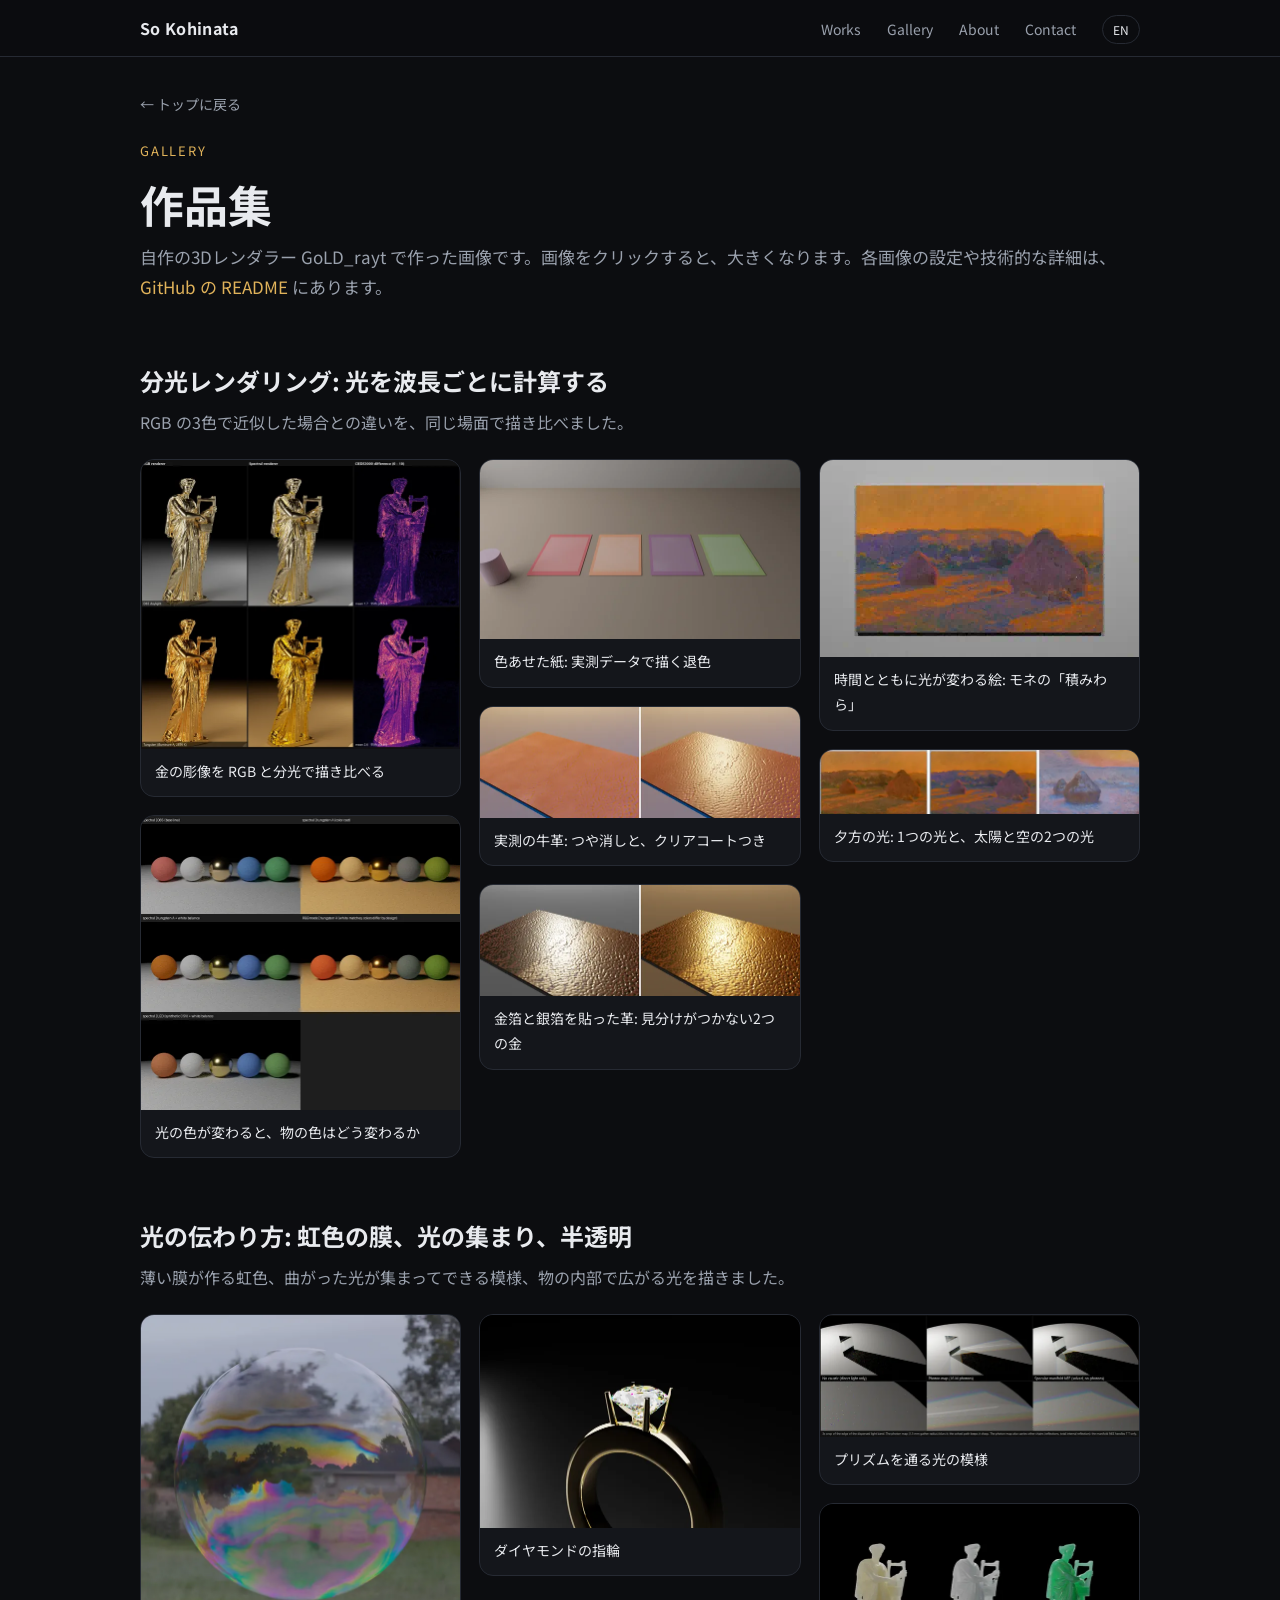
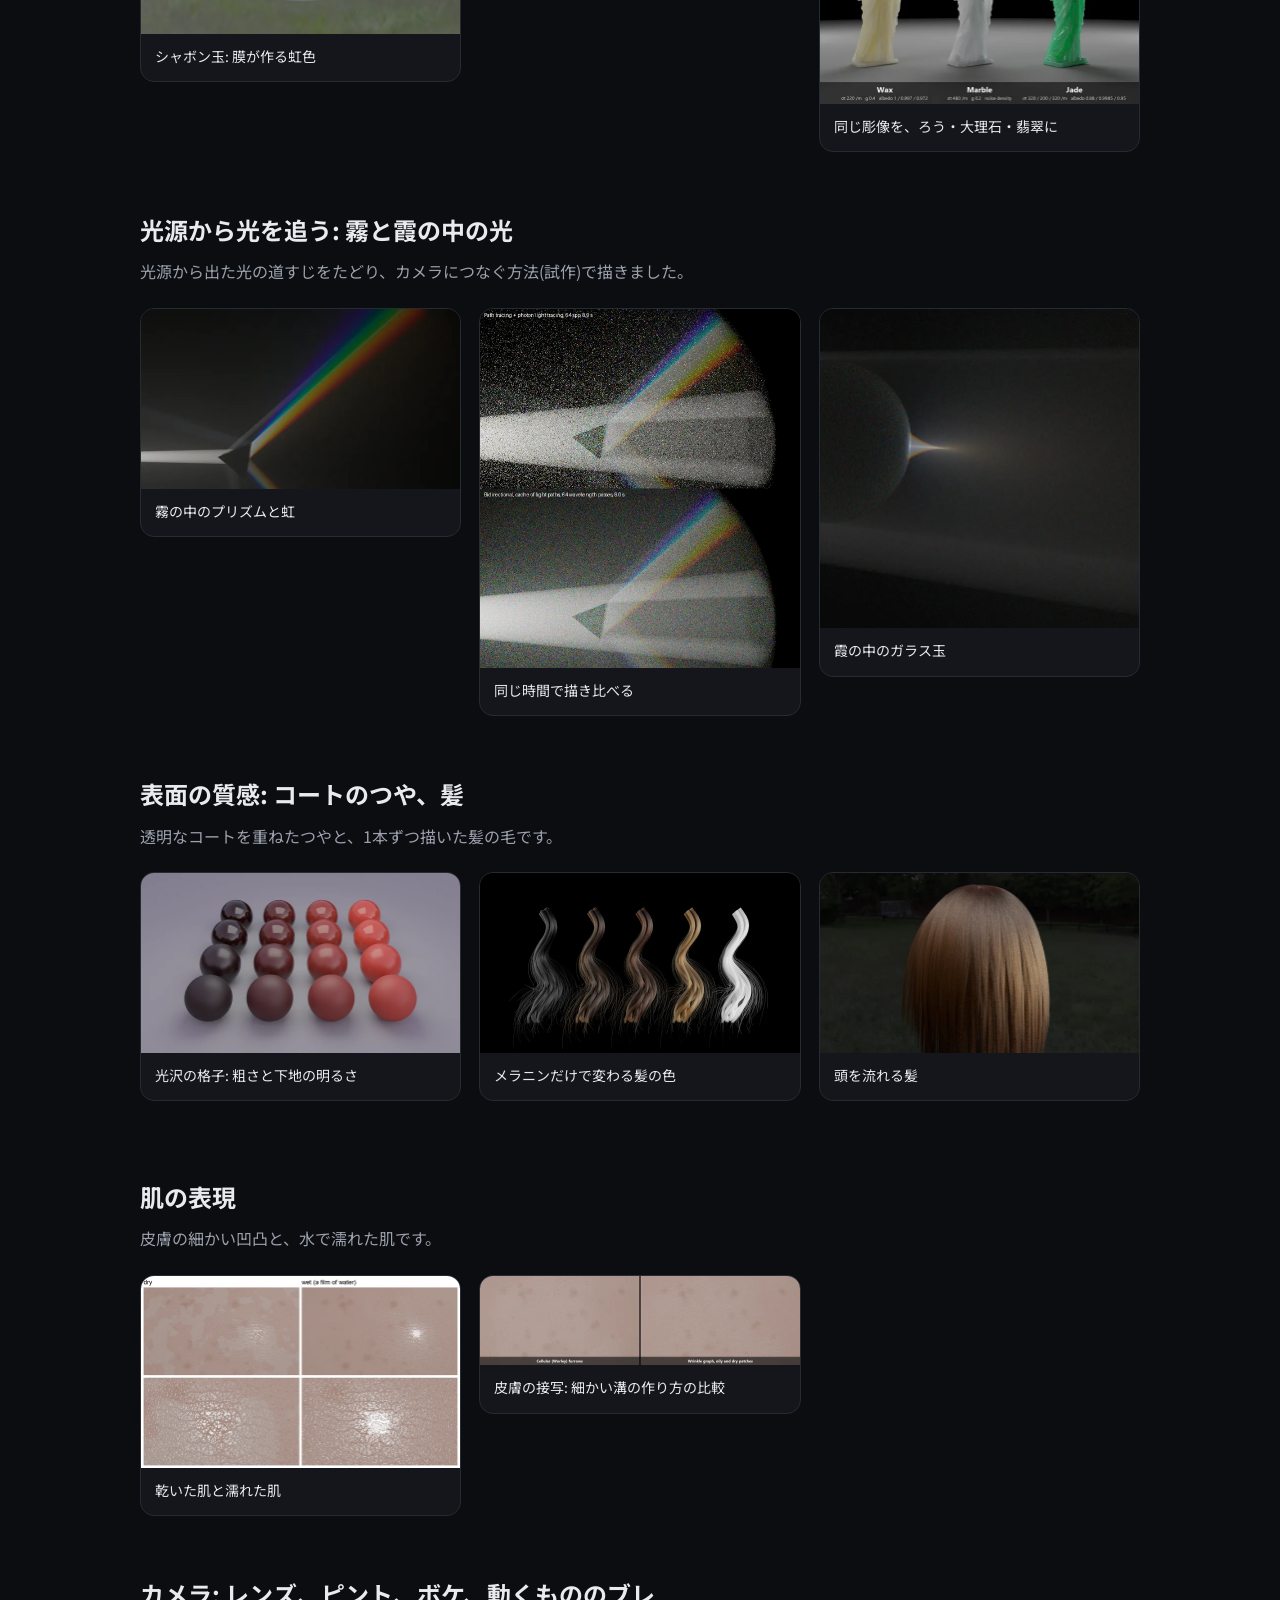
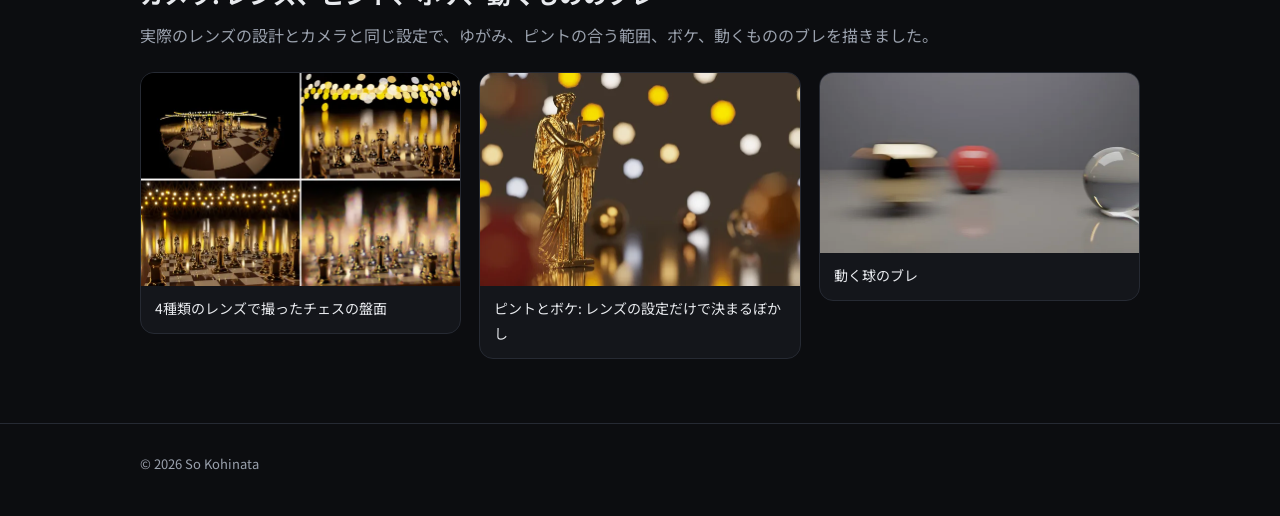
<file: gallery.html>
<!doctype html>
<html lang="ja">
<head>
  <meta charset="utf-8">
  <meta name="viewport" content="width=device-width, initial-scale=1">
  <title>Gallery | So Kohinata Portfolio</title>
  <meta name="description" content="自作の3Dレンダラー GoLD_rayt で作った画像。">
  <link rel="canonical" href="https://pero1031.github.io/gallery.html">
  <link rel="icon" href="/favicon.ico" sizes="48x48">
  <link rel="icon" href="/assets/favicon-32.png" sizes="32x32" type="image/png">
  <link rel="apple-touch-icon" href="/assets/apple-touch-icon.png">
  <meta property="og:type" content="article">
  <meta property="og:site_name" content="So Kohinata Portfolio">
  <meta property="og:title" content="Gallery | So Kohinata Portfolio">
  <meta property="og:description" content="自作の3Dレンダラー GoLD_rayt で作った画像。">
  <meta property="og:url" content="https://pero1031.github.io/gallery.html">
  <meta property="og:locale" content="ja_JP">
  <meta property="og:image" content="https://pero1031.github.io/assets/ogp.jpg">
  <meta property="og:image:width" content="1200">
  <meta property="og:image:height" content="630">
  <meta name="twitter:card" content="summary_large_image">
  <meta name="theme-color" content="#0c0d10">
  <link rel="alternate" hreflang="ja" href="https://pero1031.github.io/gallery.html">
  <link rel="alternate" hreflang="en" href="https://pero1031.github.io/en/gallery.html">
  <link rel="preconnect" href="https://fonts.googleapis.com">
  <link rel="preconnect" href="https://fonts.gstatic.com" crossorigin>
  <link href="https://fonts.googleapis.com/css2?family=Noto+Sans+JP:wght@400;500;700&display=swap" rel="stylesheet">
  <link rel="stylesheet" href="style.css?v=17">
</head>
<body>

<header class="site">
  <div class="wrap">
    <a class="brand" href="index.html">So Kohinata</a>
    <nav>
      <a href="index.html#works">Works</a>
      <a href="gallery.html">Gallery</a>
      <a href="index.html#about">About</a>
      <a href="index.html#contact">Contact</a>
      <a class="lang" href="en/gallery.html" hreflang="en" lang="en" title="View in English">EN</a>
    </nav>
  </div>
</header>

<main class="detail">
  <div class="wrap">

    <a class="back" href="index.html">← トップに戻る</a>

    <p class="eyebrow">Gallery</p>
    <h1>作品集</h1>
    <p class="lead">自作の3Dレンダラー GoLD_rayt で作った画像です。画像をクリックすると、大きくなります。各画像の設定や技術的な詳細は、<a href="https://github.com/Pero1031/GoLD_ray" target="_blank" rel="noopener">GitHub の README</a> にあります。</p>

    <!-- ===== 1. 分光レンダリング ===== -->
    <h2>分光レンダリング: 光を波長ごとに計算する</h2>
    <p class="sub">RGB の3色で近似した場合との違いを、同じ場面で描き比べました。</p>
    <div class="gal">
      <a class="tile" href="assets/gallery/erato_gold.webp" data-credit="erato-gold" data-w="1600" data-h="1449"
         data-title="金の彫像を RGB と分光で描き比べる"
         data-desc="同じ金の彫像を、RGB の3色で計算した場合と、波長ごとに計算した場合で描きました。上段は昼の光、下段は白熱電球の光で、右の列は2つの色の違いです。違いは平均で、昼の光 1.7、白熱電球の光 2.6 です(1 で見分けられ、2〜3 ではっきり違う目安)。昼の光ではほぼ同じですが、暖かい光の下では、RGB の金がくすんで見えます。"
         data-alt="金の彫像を RGB レンダラーと分光レンダラーで描き比べた図。上段は昼光、下段はタングステン光。右の列は色差">
        <img src="assets/gallery/erato_gold-thumb.webp" width="640" height="580" alt="金の彫像を RGB レンダラーと分光レンダラーで描き比べた図" loading="lazy">
        <span class="cap">金の彫像を RGB と分光で描き比べる</span>
      </a>
      <a class="tile" href="assets/gallery/light_spheres.webp" data-w="960" data-h="882"
         data-title="光の色が変わると、物の色はどう変わるか"
         data-desc="5色の球と金の球を、1つの球形の光の下に置きました。分光で計算すると、光の色がシーン全体にうつり、変わり方が球ごとに違います。ホワイトバランスで白や灰色の面は元に戻せますが、ほかの色までは戻せません。RGB では、白は合っても、ほかの色は合いません。"
         data-alt="5色の球と金の球を、昼の光、白熱電球の光、LED の光で描いた図">
        <img src="assets/gallery/light_spheres-thumb.webp" width="640" height="588" alt="5色の球と金の球を3種類の光で描いた図" loading="lazy">
        <span class="cap">光の色が変わると、物の色はどう変わるか</span>
      </a>
      <a class="tile" href="assets/gallery/faded_paper.webp" data-w="1200" data-h="675"
         data-title="色あせた紙: 実測データで描く退色"
         data-desc="染料で色をつけた紙を、疑似太陽光の下で色あせさせながら測定したデータ(0〜150 時間)を使い、その測定値をそのまま材質にしています。任意の時間の色は、近い2回の測定を混ぜて求めます。紙の縁は、台紙(マット)で覆われていたため、元の色が残っています。光は、複数の LED の光を混ぜたもの(3500 K 相当)で、波長ごとに計算して描きました。"
         data-alt="赤、橙、紫、緑の染料紙を4枚並べた図。縁には元の色が残り、内側は色あせている。左にはカップがある">
        <img src="assets/gallery/faded_paper-thumb.webp" width="640" height="360" alt="赤、橙、紫、緑の染料紙を4枚並べた図。縁には元の色が残り、内側は色あせている" loading="lazy">
        <span class="cap">色あせた紙: 実測データで描く退色</span>
      </a>
      <a class="tile" href="assets/gallery/leather.webp" data-w="1240" data-h="432"
         data-title="実測の牛革: つや消しと、クリアコートつき"
         data-desc="実験室の2次元分光放射計で測った牛革を、分光反射率のテクスチャにして描きました。表面の凹凸は、測定した画像の陰影から推定してメッシュにしたので、どの方向からの光でも、細かい凹凸が光を受けます。右は、同じ革に半つやのクリアコートを重ねたものです。光は、3200 K のランプと、波長を絞った 475 nm の LED で、どちらも実験室でスペクトルを測ったものです。波長ごとに計算して描きました。"
         data-alt="同じ牛革を2通りで描いた図。左はつや消し、右は半つやのクリアコートつき。ランプと青い LED の光で、表面の凹凸が見える">
        <img src="assets/gallery/leather-thumb.webp" width="640" height="223" alt="同じ牛革を、つや消しとクリアコートつきの2通りで描いた図" loading="lazy">
        <span class="cap">実測の牛革: つや消しと、クリアコートつき</span>
      </a>
      <a class="tile" href="assets/gallery/gilt_leather.webp" data-w="1240" data-h="432"
         data-title="金箔と銀箔を貼った革: 見分けがつかない2つの金"
         data-desc="上の牛革の、盛り上がった部分に金属の箔を貼り、へこんだ部分には革の色を見せています(2つの材質を、マスクで場所ごとに割り当てています)。左の半分は金箔、右の半分は、歴史的な装飾革と同じ作り方の、黄色いニスをかけた銀箔で、ニスの色は昼光の下で金に合うように調整しました。昼光(左の図)でも 3200 K のランプ(右の図)でも、2つの半分はほとんど見分けがつきません。波長ごとに計算して描きました。"
         data-alt="同じ革を、昼光とランプの光で描いた2枚。各図の左半分は金箔、右半分は黄色いニスをかけた銀箔で、よく似ている">
        <img src="assets/gallery/gilt_leather-thumb.webp" width="640" height="223" alt="金箔と、黄色いニスをかけた銀箔を貼った革を、昼光とランプの光で描いた図" loading="lazy">
        <span class="cap">金箔と銀箔を貼った革: 見分けがつかない2つの金</span>
      </a>
      <a class="tile" href="assets/gallery/stacks_timeofday.webp" data-credit="monet-aic" data-w="448" data-h="277"
         data-title="時間とともに光が変わる絵: モネの「積みわら」"
         data-desc="展示室の照明はそのままで、絵の中だけが、昼から夕方、夜、明け方へと移り変わります。公開されているモネの絵の写真から、絵の各点が光の波長ごとにどれだけ光を返すかを推定し(測ったものではなく推定です)、日なたには太陽の光、影には空の青い光を当て直して、波長ごとに計算して描きました。日なたと影は、絵の明るさから分けています。"
         data-alt="壁に掛かったモネの積みわらの絵。絵の中の光だけが、昼の白、夕方の橙、夜の青へと変わっていく">
        <img src="assets/gallery/stacks_timeofday-thumb.webp" width="448" height="277" alt="壁に掛かったモネの積みわらの絵。絵の中の光だけが時間とともに変わる" loading="lazy">
        <span class="cap">時間とともに光が変わる絵: モネの「積みわら」</span>
      </a>
      <a class="tile" href="assets/gallery/stacks_sunset_compare.webp" data-credit="monet-aic" data-w="1048" data-h="212"
         data-title="夕方の光: 1つの光と、太陽と空の2つの光"
         data-desc="左は、絵全体に夕日の色の光を1つだけ当てたもので、一様な橙になります。中央は、日なたに夕日、影に空の青い光を当てたもので、積みわらの影が青紫になります。右は、モネ自身が描いた雪の日の夕方(同じ連作の別の1枚)で、日なたは桃色から橙、影は青紫で描かれています。実際の夕方も、直接の日ざし(橙)と空の光(青)の2つで照らされています。"
         data-alt="3枚の絵。左は全体が橙の積みわら、中央は日なたが橙で影が青紫の積みわら、右はモネが描いた雪の日の夕方の積みわら">
        <img src="assets/gallery/stacks_sunset_compare-thumb.webp" width="640" height="129" alt="夕日を1つの光で当てた絵、太陽と空の2つの光で当てた絵、モネが描いた夕方の絵" loading="lazy">
        <span class="cap">夕方の光: 1つの光と、太陽と空の2つの光</span>
      </a>
    </div>

    <!-- ===== 2. 光の伝わり方 ===== -->
    <h2>光の伝わり方: 虹色の膜、光の集まり、半透明</h2>
    <p class="sub">薄い膜が作る虹色、曲がった光が集まってできる模様、物の内部で広がる光を描きました。</p>
    <div class="gal">
      <a class="tile" href="assets/gallery/soap_bubble.webp" data-w="900" data-h="900"
         data-title="シャボン玉: 膜が作る虹色"
         data-desc="膜は上で薄く、下へいくほど厚くなり、液体が回る場所では縞が渦を巻きます。色は、膜の表と裏で反射した光が、強め合ったり弱め合ったりするようすを、波長ごとに計算して出しています。"
         data-alt="庭を背景にしたシャボン玉。薄膜の干渉で虹色の縞がついている">
        <img src="assets/gallery/soap_bubble-thumb.webp" width="640" height="640" alt="庭を背景にしたシャボン玉。薄膜の干渉で虹色の縞がついている" loading="lazy">
        <span class="cap">シャボン玉: 膜が作る虹色</span>
      </a>
      <a class="tile" href="assets/gallery/diamond_ring.webp" data-w="900" data-h="600"
         data-title="ダイヤモンドの指輪"
         data-desc="ダイヤモンドが光を色ごとに分ける性質(分散)を、実際の値で再現しました。石の中で分かれた光が、色のついた輝き(ファイアー)になって出てきます。金は、公表されている測定値で計算しています。石と指輪は、プログラムで作りました。"
         data-alt="暗いスタジオでダイヤモンドの付いた金の指輪。石の中で光が色に分かれている">
        <img src="assets/gallery/diamond_ring-thumb.webp" width="640" height="427" alt="暗いスタジオでダイヤモンドの付いた金の指輪。石の中で光が色に分かれている" loading="lazy">
        <span class="cap">ダイヤモンドの指輪</span>
      </a>
      <a class="tile" href="assets/gallery/prism_caustic.webp" data-w="1600" data-h="612"
         data-title="プリズムを通る光の模様"
         data-desc="プリズムを通った光が作る模様を、3つの方法で比べました。光の模様を計算しない場合、光の粒を飛ばして集める方法、曲がる光の道すじを直接解く方法(試作)です。最後の方法は、色に分かれた光の帯の縁が、くっきり保たれます。滑らかな部分では、2つの方法の差は数%以内です。"
         data-alt="プリズムを通った光の模様を3つの方法で描き比べた図と、帯の縁の拡大">
        <img src="assets/gallery/prism_caustic-thumb.webp" width="640" height="245" alt="プリズムを通った光の模様を3つの方法で描き比べた図" loading="lazy">
        <span class="cap">プリズムを通る光の模様</span>
      </a>
      <a class="tile" href="assets/gallery/erato_translucent.webp" data-credit="erato-translucent" data-w="1080" data-h="675"
         data-title="同じ彫像を、ろう・大理石・翡翠に"
         data-desc="後ろと上から光を当て、内部の物質だけを変えました。光は表面から入り、内部で広がって、再び出てきます。衣のひだや竪琴のような薄い部分が光ります。"
         data-alt="同じ彫像を、ろう・大理石・翡翠の質感で描いた図">
        <img src="assets/gallery/erato_translucent-thumb.webp" width="640" height="400" alt="同じ彫像を、ろう・大理石・翡翠の質感で描いた図" loading="lazy">
        <span class="cap">同じ彫像を、ろう・大理石・翡翠に</span>
      </a>
    </div>

    <!-- ===== 2b. 霧・双方向パストレーシング ===== -->
    <h2>光源から光を追う: 霧と霞の中の光</h2>
    <p class="sub">光源から出た光の道すじをたどり、カメラにつなぐ方法(試作)で描きました。</p>
    <div class="gal">
      <a class="tile" href="assets/gallery/prism_fog.webp" data-w="1280" data-h="720"
         data-title="霧の中のプリズムと虹"
         data-desc="細い光がプリズムを通り、虹色の扇になって霧の中に見えています。光源から出た光の道すじを記録して使う方法(試作)で描きました。ほかの方法の結果と比べて、一致を確かめています。"
         data-alt="霧の中で細い光がプリズムに入り、虹色の扇になって出ていく図">
        <img src="assets/gallery/prism_fog-thumb.webp" width="640" height="360" alt="霧の中で細い光がプリズムに入り、虹色の扇になって出ていく図" loading="lazy">
        <span class="cap">霧の中のプリズムと虹</span>
      </a>
      <a class="tile" href="assets/gallery/lvc_equal_time.webp" data-w="640" data-h="720"
         data-title="同じ時間で描き比べる"
         data-desc="どちらも約9秒の描画です。上は、ふつうの方法。下は、この試作です。霧の中の細い光は、ふつうの方法では見つけにくく、点々のノイズになります。光源の側からの道すじを使うと、同じ時間でずっと滑らかになります。"
         data-alt="同じ時間でパストレーシング(上)と双方向の試作(下)を比べた図。上は点々のノイズ、下は滑らか">
        <img src="assets/gallery/lvc_equal_time-thumb.webp" width="569" height="640" alt="同じ時間でパストレーシング(上)と双方向の試作(下)を比べた図。上は点々のノイズ、下は滑らか" loading="lazy">
        <span class="cap">同じ時間で描き比べる</span>
      </a>
      <a class="tile" href="assets/gallery/ball_haze.webp" data-w="1000" data-h="1000"
         data-title="霞の中のガラス玉"
         data-desc="ガラス玉が光の束を集めて、縁に色のついた円錐にしています。霞の中なので、光の通り道が見えます。"
         data-alt="霞の中でガラス玉が光を集めて円錐の光にしている図">
        <img src="assets/gallery/ball_haze-thumb.webp" width="640" height="640" alt="霞の中でガラス玉が光を集めて円錐の光にしている図" loading="lazy">
        <span class="cap">霞の中のガラス玉</span>
      </a>
    </div>

    <!-- ===== 2c. 表面の質感 ===== -->
    <h2>表面の質感: コートのつや、髪</h2>
    <p class="sub">透明なコートを重ねたつやと、1本ずつ描いた髪の毛です。</p>
    <div class="gal">
      <a class="tile" href="assets/gallery/gloss_grid.webp" data-w="1280" data-h="720"
         data-title="光沢の格子: 粗さと下地の明るさ"
         data-desc="赤い下地に、透明なコートを重ねた球の格子です。行(奥から手前)はコートのざらつきで、ざらつくほど、映り込みがぼやけます。列(左から右)は下地の明るさで、暗いほど、同じ強さの反射が目立ちます。つやの「くっきり感」と「コントラスト」は、別々に変わります。"
         data-alt="赤い球の格子。コートの粗さと下地の明るさで、光沢の見え方が変わる">
        <img src="assets/gallery/gloss_grid-thumb.webp" width="640" height="360" alt="赤い球の格子。コートの粗さと下地の明るさで、光沢の見え方が変わる" loading="lazy">
        <span class="cap">光沢の格子: 粗さと下地の明るさ</span>
      </a>
      <a class="tile" href="assets/gallery/hair_colors.webp" data-w="1400" data-h="788"
         data-title="メラニンだけで変わる髪の色"
         data-desc="同じ形の毛束5本を、色だけ変えて描きました。左から、黒、茶、赤、金、白です。毛は1本ずつ細い円柱で、髪の毛が光を反射したり通したりする性質を計算しています。色は、メラニン(髪の色のもと)の量だけで決めています。白髪は、光を吸収せず、内部で何度も反射して白く光ります。"
         data-alt="同じ形の毛束を、左から黒、茶、赤、金、白の髪で描いた図。黒い背景に並んでいる">
        <img src="assets/gallery/hair_colors-thumb.webp" width="640" height="360" alt="同じ形の毛束を、左から黒、茶、赤、金、白の髪で描いた図。黒い背景に並んでいる" loading="lazy">
        <span class="cap">メラニンだけで変わる髪の色</span>
      </a>
      <a class="tile" href="assets/gallery/hair_head.webp" data-w="900" data-h="506"
         data-title="頭を流れる髪"
         data-desc="球の頭の上に、4万本の毛(約500の房)を流しました。後ろから見ています。上と左後ろの光が、頭の丸みに沿った明るい帯を作ります。ノイズを減らすため、毛は本物より1.6倍太く描いています。"
         data-alt="後ろから見た、頭を流れる長い髪。頭の丸みに沿って明るい帯ができている">
        <img src="assets/gallery/hair_head-thumb.webp" width="640" height="360" alt="後ろから見た、頭を流れる長い髪。頭の丸みに沿って明るい帯ができている" loading="lazy">
        <span class="cap">頭を流れる髪</span>
      </a>
    </div>

    <!-- ===== 3. 肌 ===== -->
    <h2>肌の表現</h2>
    <p class="sub">皮膚の細かい凹凸と、水で濡れた肌です。</p>
    <div class="gal">
      <a class="tile" href="assets/gallery/skin_wet.webp" data-w="1230" data-h="738"
         data-title="乾いた肌と濡れた肌"
         data-desc="幅 4.3 cm の肌に、生成した細かい溝と毛穴をつけました。上段は全体、下段はハイライトの周りの拡大です。左は乾いた肌で、白っぽい斑(角質のはがれ)が見え、ハイライトは、溝に砕かれて広がっています。右は水の膜を足したもので、水が溝にたまり、斑の隙間を埋めるので、斑が消えて、ハイライトの芯が鋭くなります。小さな球形の光で照らしています。"
         data-alt="乾いた肌(左)と水で濡れた肌(右)を、小さな光で照らした図。上は全体、下はハイライトの周りの拡大。乾いた肌には白っぽい斑がある">
        <img src="assets/gallery/skin_wet-thumb.webp" width="640" height="384" alt="乾いた肌(左)と水で濡れた肌(右)を、小さな光で照らした図。乾いた肌には白っぽい斑がある" loading="lazy">
        <span class="cap">乾いた肌と濡れた肌</span>
      </a>
      <a class="tile" href="assets/gallery/skin_relief.webp" data-w="2008" data-h="563"
         data-title="皮膚の接写: 細かい溝の作り方の比較"
         data-desc="幅 4.3 cm の肌の接写です。同じ構図、同じ色、同じ光で描き比べました。左は、セル状の模様で作った皮膚の溝です。右は、しわの網目を作る方法(Weiss ら 2023 を参考)で作った溝に、皮脂の多い所と少ない所のむらを足したものです。皮膚の溝は、皮膚を約 0.5 mm の多角形に区切る網目で、その中に毛穴があります。凹凸はハイライトの中で見えるので、大きな光で、つやが画面全体に広がるようにしています。"
         data-alt="肌の接写を2つ並べた図。左はセル状の模様の溝、右はしわの網目で作った溝と、皮脂の多い所と少ない所">
        <img src="assets/gallery/skin_relief-thumb.webp" width="640" height="179" alt="肌の接写を2つ並べた図。左はセル状の模様の溝、右はしわの網目で作った溝と、皮脂の多い所と少ない所" loading="lazy">
        <span class="cap">皮膚の接写: 細かい溝の作り方の比較</span>
      </a>
    </div>

    <!-- ===== 4. カメラ ===== -->
    <h2>カメラ: レンズ、ピント、ボケ、動くもののブレ</h2>
    <p class="sub">実際のレンズの設計とカメラと同じ設定で、ゆがみ、ピントの合う範囲、ボケ、動くもののブレを描きました。</p>
    <div class="gal">
      <a class="tile" href="assets/gallery/lens_chess.webp" data-w="1200" data-h="801"
         data-title="4種類のレンズで撮ったチェスの盤面"
         data-desc="夜のチェスの盤面(金と銀の駒、奥に小さな光の列)を、実在するレンズの設計(各面の曲率や厚さ)どおりに光線を通して撮った4枚です。左上は10 mm の魚眼で、盤と光の列が曲がります。右上は50 mm のダブルガウス型レンズを F2 で使ったもので、ピントは金のクイーンだけに合い、後ろの光は円盤になります。左下は同じレンズを F16 まで絞ったもので、回折によって光が星形になります(実物の2倍の大きさで描いています)。右下は補正していない1枚のガラスレンズで、全体がやわらかくなり、ハイライトに色のにじみが出ます。"
         data-alt="夜のチェスの盤面を4種類のレンズで撮った2×2の画像。左上は盤が曲がる魚眼、右上は光が大きな円盤になるボケ、左下は光が星形、右下は全体がにじんだ1枚レンズ">
        <img src="assets/gallery/lens_chess-thumb.webp" width="640" height="427" alt="同じチェスの盤面を、魚眼、F2、F16、1枚レンズで撮った4枚" loading="lazy">
        <span class="cap">4種類のレンズで撮ったチェスの盤面</span>
      </a>
      <a class="tile" href="assets/gallery/bokeh_layers.webp" data-credit="erato-gold" data-w="1200" data-h="800"
         data-title="ピントとボケ: レンズの設定だけで決まるぼかし"
         data-desc="焦点距離 100 mm、絞り F1.6 のレンズで、彫像にピントを合わせました。手前の光沢のある球はやわらかくとけ、後ろには金・銅・ガラス・陶器の球が並び、遠くの小さな光は、絞りの形である7角形の円盤になります(絞り羽根は7枚)。ぼけ方は、レンズの設定(焦点距離、F値、ピントの位置、絞り羽根の枚数)だけで決まります。"
         data-alt="ピントの合った金の彫像。手前には光沢のある球が大きくぼけ、後ろの球や遠くの光は、7角形の円盤になってぼけている">
        <img src="assets/gallery/bokeh_layers-thumb.webp" width="640" height="427" alt="ピントの合った金の彫像。手前の球と遠くの光が大きくぼけている" loading="lazy">
        <span class="cap">ピントとボケ: レンズの設定だけで決まるぼかし</span>
      </a>
      <a class="tile" href="assets/gallery/motion_balls.webp" data-w="1200" data-h="675"
         data-title="動く球のブレ"
         data-desc="シャッターを 1/10 秒開けている間に、床の上を球が転がっている場面です。金の球がいちばん速く、赤い球はゆっくり動き、ガラスの球は止まっています。ブレは、露光の間の複数の瞬間を平均して作るので、影や床への映り込みも球と一緒に動きます。"
         data-alt="床の上に球が3つ。左の金の球と中央の赤い球は横に流れ、右のガラスの球は止まってくっきり写っている">
        <img src="assets/gallery/motion_balls-thumb.webp" width="640" height="360" alt="床の上に球が3つ。左の金の球と中央の赤い球は横に流れ、右のガラスの球は止まってくっきり写っている" loading="lazy">
        <span class="cap">動く球のブレ</span>
      </a>
    </div>

  </div>
</main>

<footer>
  <div class="wrap">© 2026 So Kohinata</div>
</footer>

<!-- クレジット(画像を拡大したときに表示する) -->
<div hidden>
  <div id="credit-erato-gold">
    Model: Erato by Geoffrey Marchal (© 2016,
    <a href="https://creativecommons.org/licenses/by/4.0/" target="_blank" rel="noopener">CC BY 4.0</a>)。
    モンテ・カルヴォの大理石像(紀元2世紀、Ny Carlsberg Glyptotek 所蔵)の3Dスキャン。
    <a href="https://casual-effects.com/data/" target="_blank" rel="noopener">Morgan McGuire's Computer Graphics Archive</a> より。
    変更: 拡大縮小と配置、頂点法線の再計算、金の材質の適用。
  </div>
  <div id="credit-erato-translucent">
    Model: Erato by Geoffrey Marchal (© 2016,
    <a href="https://creativecommons.org/licenses/by/4.0/" target="_blank" rel="noopener">CC BY 4.0</a>)。
    モンテ・カルヴォの大理石像(紀元2世紀、Ny Carlsberg Glyptotek 所蔵)の3Dスキャン。
    <a href="https://casual-effects.com/data/" target="_blank" rel="noopener">Morgan McGuire's Computer Graphics Archive</a> より。
    変更: 拡大縮小と配置、頂点法線の再計算、2か所の開いた境界を閉じる処理、ろう・大理石・翡翠の媒質の適用。
  </div>
  <div id="credit-monet-aic">
    絵: Claude Monet,
    <a href="https://www.artic.edu/artworks/64818/stacks-of-wheat-end-of-summer" target="_blank" rel="noopener">Stacks of Wheat (End of Summer)</a>、
    <a href="https://www.artic.edu/artworks/81545" target="_blank" rel="noopener">Stacks of Wheat (Sunset, Snow Effect)</a>(どちらも 1890–91 年)。
    The Art Institute of Chicago 所蔵、画像は
    <a href="https://creativecommons.org/publicdomain/zero/1.0/" target="_blank" rel="noopener">CC0</a>。
    変更: 写真の色から分光反射率を推定し、光の色を変えて描き直したもの(比較の右の1枚は元の画像のまま)。
  </div>
</div>

<!-- 拡大表示 -->
<dialog id="lb" class="lb" aria-label="画像の拡大表示">
  <div class="lb-img"><img alt="" width="1" height="1"></div>
  <div class="lb-text">
    <h3 class="lb-title"></h3>
    <p class="lb-desc"></p>
    <p class="lb-credit"></p>
    <div class="lb-btns">
      <button type="button" class="btn" data-act="prev">← 前へ</button>
      <button type="button" class="btn" data-act="next">次へ →</button>
      <button type="button" class="btn" data-act="close">閉じる</button>
    </div>
  </div>
</dialog>

<script>
(function () {
  var tiles = Array.prototype.slice.call(document.querySelectorAll('a.tile'));
  var dlg = document.getElementById('lb');
  // dialog に対応していないブラウザでは、画像のリンクをそのまま開く
  if (!dlg || typeof dlg.showModal !== 'function') return;
  var img = dlg.querySelector('.lb-img img');
  var title = dlg.querySelector('.lb-title');
  var desc = dlg.querySelector('.lb-desc');
  var credit = dlg.querySelector('.lb-credit');
  var index = 0;

  function show(n) {
    index = (n + tiles.length) % tiles.length;
    var a = tiles[index];
    img.src = a.getAttribute('href');
    img.alt = a.dataset.alt || '';
    img.width = a.dataset.w;
    img.height = a.dataset.h;
    title.textContent = a.dataset.title || '';
    desc.textContent = a.dataset.desc || '';
    var src = a.dataset.credit && document.getElementById('credit-' + a.dataset.credit);
    credit.innerHTML = src ? src.innerHTML : '';
    credit.hidden = !src;
  }
  function open(n) { show(n); if (!dlg.open) dlg.showModal(); }

  tiles.forEach(function (a, i) {
    a.addEventListener('click', function (e) { e.preventDefault(); open(i); });
  });
  dlg.addEventListener('click', function (e) {
    if (e.target === dlg) { dlg.close(); return; }
    var act = e.target.getAttribute && e.target.getAttribute('data-act');
    if (act === 'close') dlg.close();
    if (act === 'prev') show(index - 1);
    if (act === 'next') show(index + 1);
  });
  document.addEventListener('keydown', function (e) {
    if (!dlg.open) return;
    if (e.key === 'ArrowLeft') show(index - 1);
    if (e.key === 'ArrowRight') show(index + 1);
  });
})();
</script>

</body>
</html>
</file>
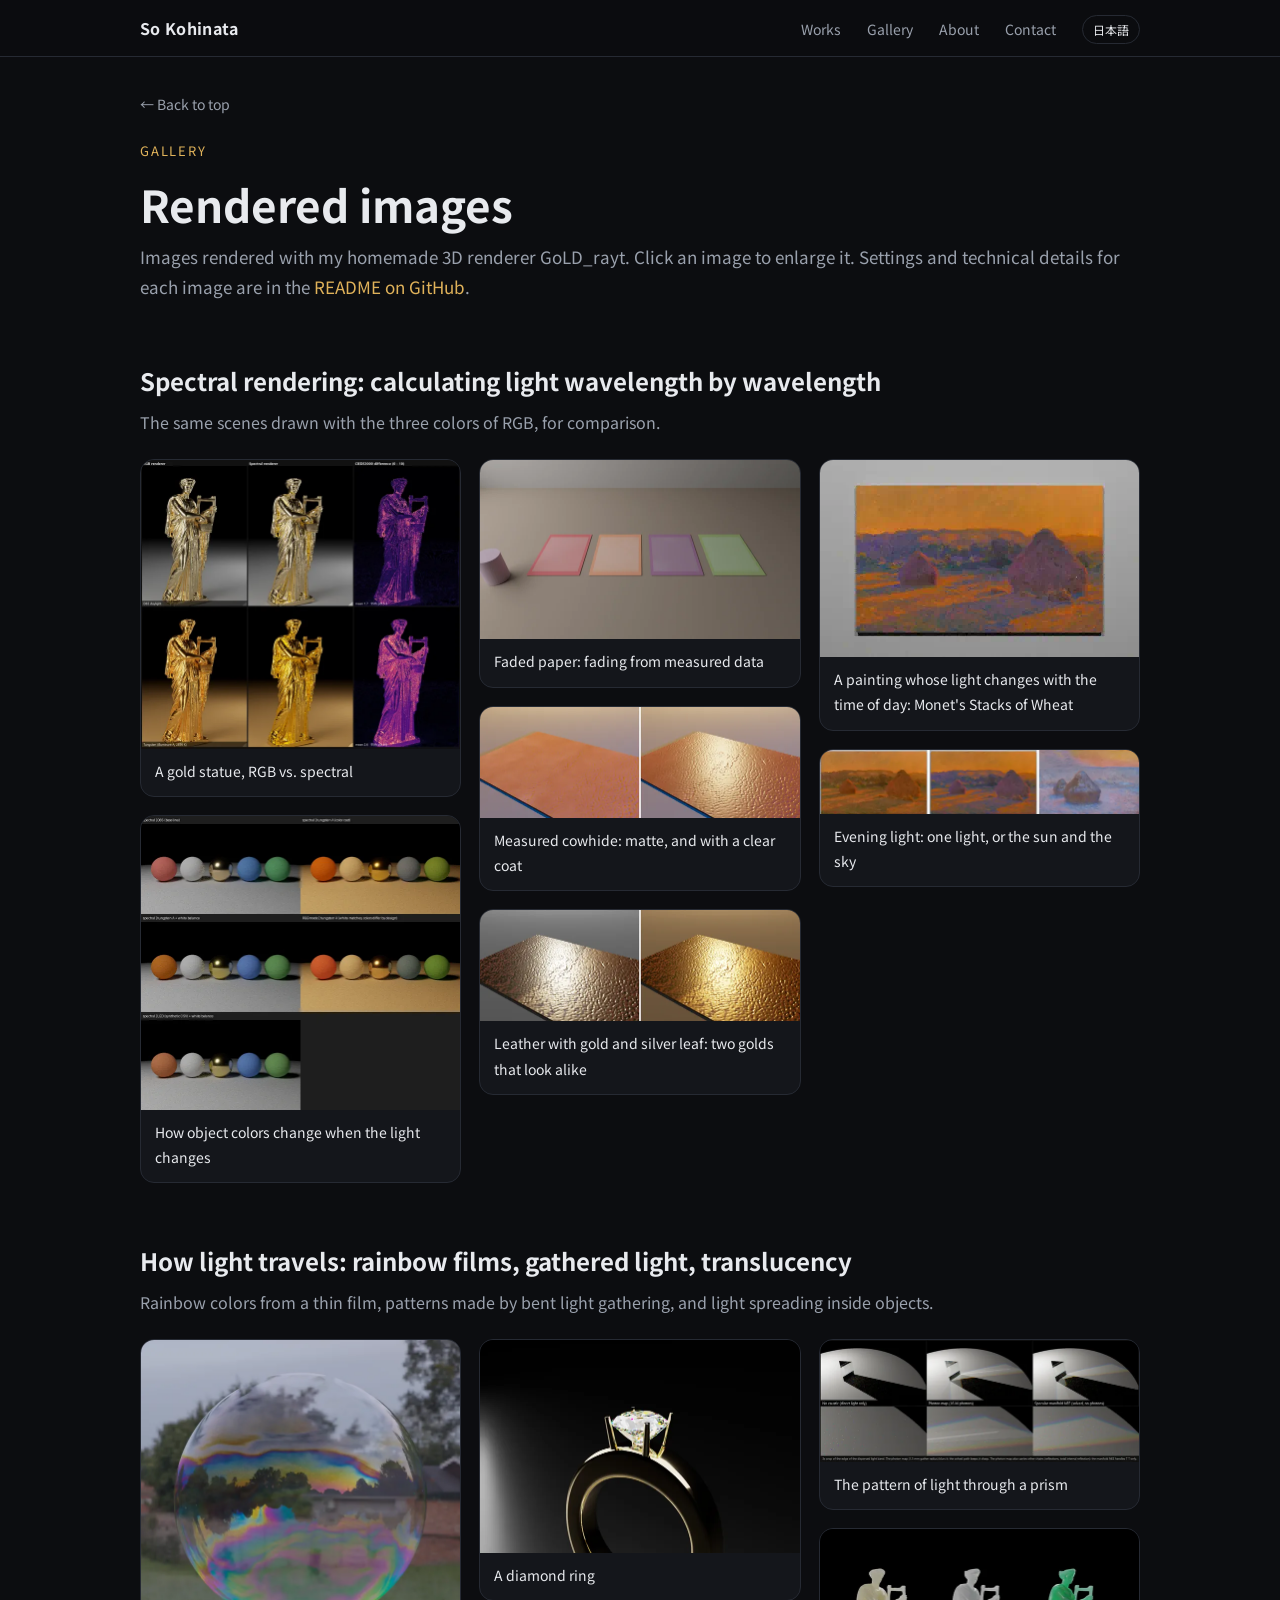
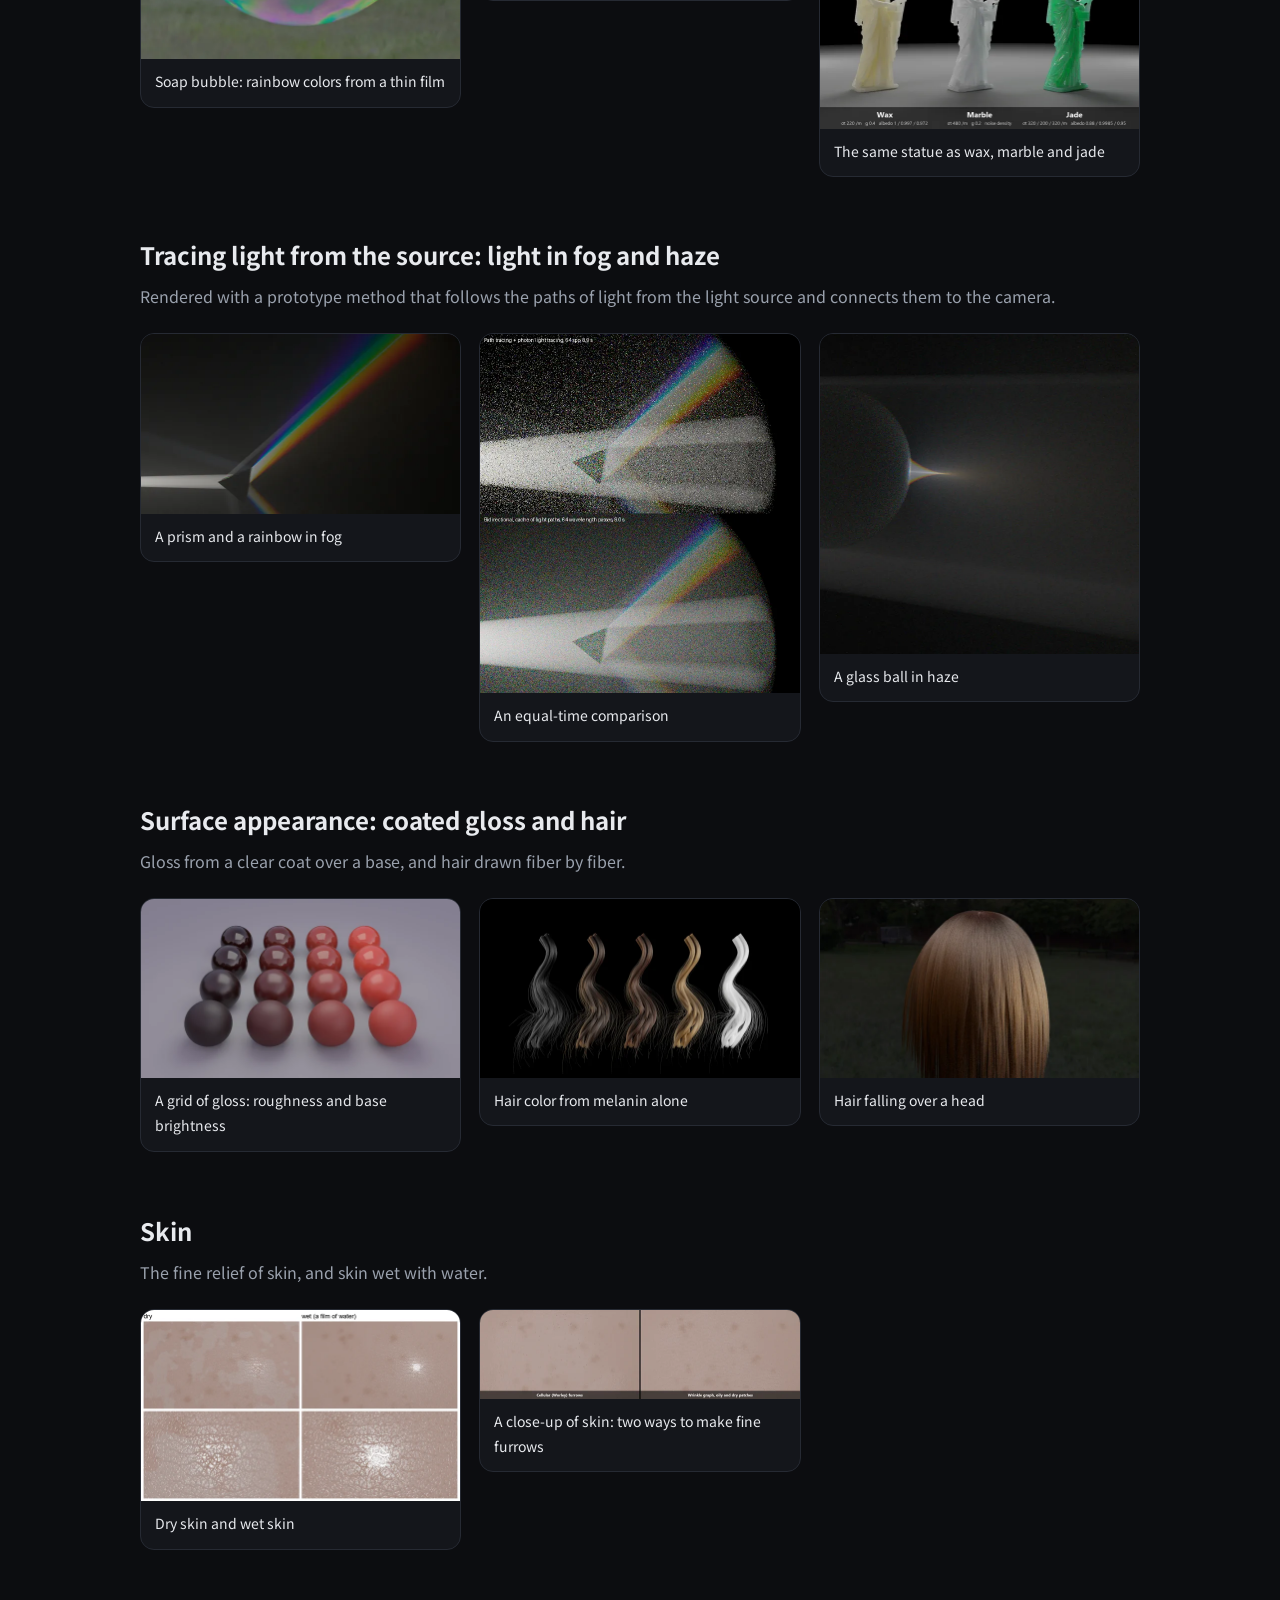
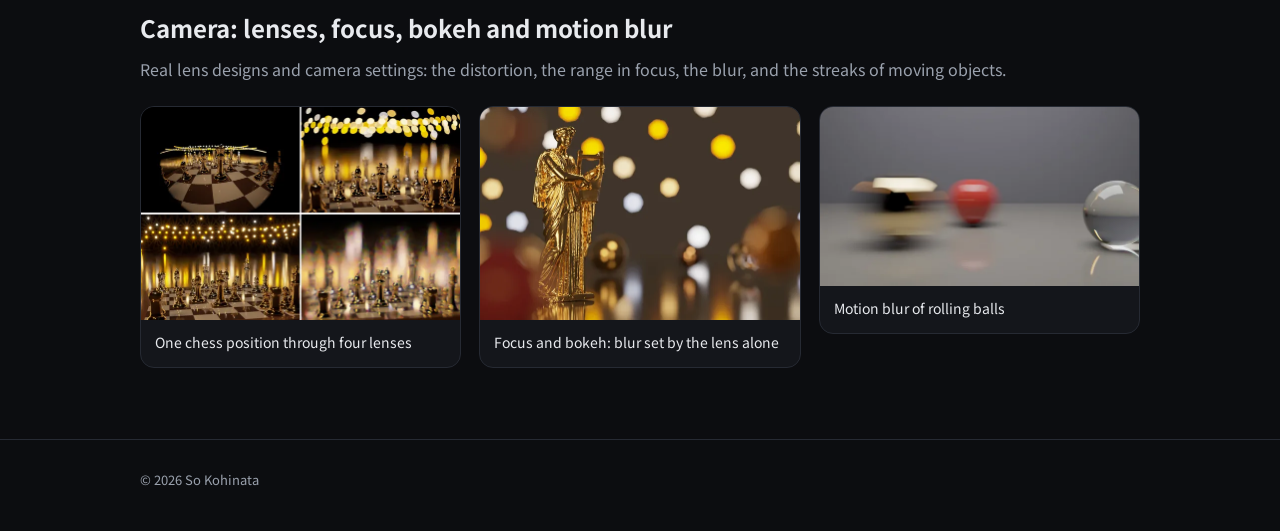
<file: en/gallery.html>
<!doctype html>
<html lang="en">
<head>
  <meta charset="utf-8">
  <meta name="viewport" content="width=device-width, initial-scale=1">
  <title>Gallery | So Kohinata Portfolio</title>
  <meta name="description" content="Images rendered with my homemade 3D renderer GoLD_rayt.">
  <link rel="canonical" href="https://pero1031.github.io/en/gallery.html">
  <link rel="icon" href="/favicon.ico" sizes="48x48">
  <link rel="icon" href="/assets/favicon-32.png" sizes="32x32" type="image/png">
  <link rel="apple-touch-icon" href="/assets/apple-touch-icon.png">
  <meta property="og:type" content="article">
  <meta property="og:site_name" content="So Kohinata Portfolio">
  <meta property="og:title" content="Gallery | So Kohinata Portfolio">
  <meta property="og:description" content="Images rendered with my homemade 3D renderer GoLD_rayt.">
  <meta property="og:url" content="https://pero1031.github.io/en/gallery.html">
  <meta property="og:locale" content="en_US">
  <meta property="og:image" content="https://pero1031.github.io/assets/ogp.jpg">
  <meta property="og:image:width" content="1200">
  <meta property="og:image:height" content="630">
  <meta name="twitter:card" content="summary_large_image">
  <meta name="theme-color" content="#0c0d10">
  <link rel="alternate" hreflang="ja" href="https://pero1031.github.io/gallery.html">
  <link rel="alternate" hreflang="en" href="https://pero1031.github.io/en/gallery.html">
  <link rel="preconnect" href="https://fonts.googleapis.com">
  <link rel="preconnect" href="https://fonts.gstatic.com" crossorigin>
  <link href="https://fonts.googleapis.com/css2?family=Noto+Sans+JP:wght@400;500;700&display=swap" rel="stylesheet">
  <link rel="stylesheet" href="../style.css?v=17">
</head>
<body>

<header class="site">
  <div class="wrap">
    <a class="brand" href="index.html">So Kohinata</a>
    <nav>
      <a href="index.html#works">Works</a>
      <a href="gallery.html">Gallery</a>
      <a href="index.html#about">About</a>
      <a href="index.html#contact">Contact</a>
      <a class="lang" href="../gallery.html" hreflang="ja" lang="ja" title="日本語で見る">日本語</a>
    </nav>
  </div>
</header>

<main class="detail">
  <div class="wrap">

    <a class="back" href="index.html">← Back to top</a>

    <p class="eyebrow">Gallery</p>
    <h1>Rendered images</h1>
    <p class="lead">Images rendered with my homemade 3D renderer GoLD_rayt. Click an image to enlarge it. Settings and technical details for each image are in the <a href="https://github.com/Pero1031/GoLD_ray" target="_blank" rel="noopener">README on GitHub</a>.</p>

    <!-- ===== 1. Spectral rendering ===== -->
    <h2>Spectral rendering: calculating light wavelength by wavelength</h2>
    <p class="sub">The same scenes drawn with the three colors of RGB, for comparison.</p>
    <div class="gal">
      <a class="tile" href="../assets/gallery/erato_gold.webp" data-credit="erato-gold" data-w="1600" data-h="1449"
         data-title="A gold statue, RGB vs. spectral"
         data-desc="The same gold statue, calculated with the three colors of RGB and calculated wavelength by wavelength. The top row is daylight, the bottom row is an incandescent bulb, and the right column shows how different the two are. The average difference is 1.7 in daylight and 2.6 under the bulb (about 1 is visible, and 2 to 3 is clearly different). They look almost the same in daylight, but under warm light the RGB gold looks dull."
         data-alt="A gold statue rendered with an RGB renderer and a spectral renderer. Top row: daylight; bottom row: tungsten light. The right column shows the color difference">
        <img src="../assets/gallery/erato_gold-thumb.webp" width="640" height="580" alt="A gold statue rendered with an RGB renderer and a spectral renderer" loading="lazy">
        <span class="cap">A gold statue, RGB vs. spectral</span>
      </a>
      <a class="tile" href="../assets/gallery/light_spheres.webp" data-w="960" data-h="882"
         data-title="How object colors change when the light changes"
         data-desc="Five colored spheres and a gold sphere under one spherical light. Calculated spectrally, the whole scene takes on the color of the light, and each sphere changes differently. White balance can bring back whites and grays but not the other colors. With RGB, white matches but the other colors do not."
         data-alt="Five colored spheres and a gold sphere rendered under daylight, an incandescent bulb and LED light">
        <img src="../assets/gallery/light_spheres-thumb.webp" width="640" height="588" alt="Five colored spheres and a gold sphere rendered under three kinds of light" loading="lazy">
        <span class="cap">How object colors change when the light changes</span>
      </a>
      <a class="tile" href="../assets/gallery/faded_paper.webp" data-w="1200" data-h="675"
         data-title="Faded paper: fading from measured data"
         data-desc="This uses existing measurements of dye-colored papers fading under simulated sunlight (0 to 150 hours), taken directly as the material. The color at any hour is a blend of the two nearest measurements. The rim of each sheet kept its original color because a mat board covered it. The light is a mix of several LED spectra (about 3500 K), calculated wavelength by wavelength."
         data-alt="Four sheets of dye paper in red, orange, purple and green, faded inside but with the original color left in the border, and a cup on the left">
        <img src="../assets/gallery/faded_paper-thumb.webp" width="640" height="360" alt="Four sheets of dye paper in red, orange, purple and green, faded inside but with the original color left in the border" loading="lazy">
        <span class="cap">Faded paper: fading from measured data</span>
      </a>
      <a class="tile" href="../assets/gallery/leather.webp" data-w="1240" data-h="432"
         data-title="Measured cowhide: matte, and with a clear coat"
         data-desc="A piece of cowhide measured with a 2D spectroradiometer in the lab becomes a spectral reflectance texture. Its relief is estimated from the shading in the measurement and built as a mesh, so the grain catches the light from any direction. On the right, the same leather under a satin clear coat. The light is a 3200 K lamp and a narrow-band 475 nm LED, both with spectra measured in the lab, calculated wavelength by wavelength."
         data-alt="The same cowhide rendered twice under a warm lamp and a blue LED: matte on the left, with a satin clear coat on the right. The grain is visible">
        <img src="../assets/gallery/leather-thumb.webp" width="640" height="223" alt="The same cowhide rendered two ways: matte, and with a satin clear coat" loading="lazy">
        <span class="cap">Measured cowhide: matte, and with a clear coat</span>
      </a>
      <a class="tile" href="../assets/gallery/gilt_leather.webp" data-w="1240" data-h="432"
         data-title="Leather with gold and silver leaf: two golds that look alike"
         data-desc="The measured leather above, with metal leaf on the raised grain and the leather showing in the grooves (two materials laid over the surface by a mask). The left half is gold leaf; the right half is silver leaf under a yellow varnish, the way historical gilt leather was made, with the varnish color fitted to gold under daylight. Under daylight (left picture) and a 3200 K lamp (right picture) the two halves are hard to tell apart. Rendered spectrally."
         data-alt="The same gilt leather under daylight and under a 3200 K lamp; in each, the left half is gold leaf and the right half is silver leaf under a yellow varnish, and the two halves look alike">
        <img src="../assets/gallery/gilt_leather-thumb.webp" width="640" height="223" alt="Leather with gold leaf and silver leaf under a yellow varnish, under daylight and a lamp" loading="lazy">
        <span class="cap">Leather with gold and silver leaf: two golds that look alike</span>
      </a>
      <a class="tile" href="../assets/gallery/stacks_timeofday.webp" data-credit="monet-aic" data-w="448" data-h="277"
         data-title="A painting whose light changes with the time of day: Monet's Stacks of Wheat"
         data-desc="The gallery light stays the same while the scene inside the painting goes from day to evening, night and dawn. From a public photograph of Monet's painting, how much light each point returns at each wavelength was estimated (an estimate, not a measurement); the sunlit parts were then re-lit by the sun and the shadows by the blue light of the sky, and the scene was rendered spectrally. Sunlit parts and shadows are told apart by the painted brightness."
         data-alt="Monet's Stacks of Wheat hanging on a wall; only the light inside the painting changes, from white daylight to orange evening and blue night">
        <img src="../assets/gallery/stacks_timeofday-thumb.webp" width="448" height="277" alt="Monet's Stacks of Wheat on a wall; only the light inside the painting changes with the time of day" loading="lazy">
        <span class="cap">A painting whose light changes with the time of day: Monet's Stacks of Wheat</span>
      </a>
      <a class="tile" href="../assets/gallery/stacks_sunset_compare.webp" data-credit="monet-aic" data-w="1048" data-h="212"
         data-title="Evening light: one light, or the sun and the sky"
         data-desc="Left: one sunset-colored light over the whole painting gives an even orange. Middle: the sun on the sunlit parts and the blue sky light in the shadows turn the shadows of the stacks blue-violet. Right: an evening Monet painted himself (Sunset, Snow Effect, from the same series), with the sunlit parts pink to orange and the shadows blue-violet. A real evening is lit by both, the direct sun (orange) and the sky (blue)."
         data-alt="Three pictures: wheat stacks under one orange light, the same under the sun and the blue sky, and Monet's own painting of the stacks at sunset in snow">
        <img src="../assets/gallery/stacks_sunset_compare-thumb.webp" width="640" height="129" alt="One sunset light, the sun and the sky, and Monet's own sunset" loading="lazy">
        <span class="cap">Evening light: one light, or the sun and the sky</span>
      </a>
    </div>

    <!-- ===== 2. How light travels ===== -->
    <h2>How light travels: rainbow films, gathered light, translucency</h2>
    <p class="sub">Rainbow colors from a thin film, patterns made by bent light gathering, and light spreading inside objects.</p>
    <div class="gal">
      <a class="tile" href="../assets/gallery/soap_bubble.webp" data-w="900" data-h="900"
         data-title="Soap bubble: rainbow colors from a thin film"
         data-desc="The film is thin at the top and gets thicker toward the bottom, and where the liquid swirls the stripes curl. The colors come from light reflected at the front and back of the film strengthening or weakening each other, calculated wavelength by wavelength."
         data-alt="A soap bubble against a garden, with rainbow fringes from thin-film interference">
        <img src="../assets/gallery/soap_bubble-thumb.webp" width="640" height="640" alt="A soap bubble against a garden, with rainbow fringes from thin-film interference" loading="lazy">
        <span class="cap">Soap bubble: rainbow colors from a thin film</span>
      </a>
      <a class="tile" href="../assets/gallery/diamond_ring.webp" data-w="900" data-h="600"
         data-title="A diamond ring"
         data-desc="The way diamond splits light into colors (dispersion) is reproduced with real values. Light split inside the stone comes out as colored sparkle (fire). The gold is calculated from published measurements. The stone and the ring were generated by a script."
         data-alt="A gold ring with a diamond in a dark studio. Light splits into colors inside the stone">
        <img src="../assets/gallery/diamond_ring-thumb.webp" width="640" height="427" alt="A gold ring with a diamond in a dark studio. Light splits into colors inside the stone" loading="lazy">
        <span class="cap">A diamond ring</span>
      </a>
      <a class="tile" href="../assets/gallery/prism_caustic.webp" data-w="1600" data-h="612"
         data-title="The pattern of light through a prism"
         data-desc="The pattern of light through a prism, compared in three ways: without calculating the pattern, by shooting light particles and gathering them, and by solving the path of the bent light directly (prototype). The last method keeps the edge of the band of split light sharp. In smooth areas, the two methods differ by a few percent at most."
         data-alt="The pattern of light through a prism, drawn with three methods, with a close-up of the band edge">
        <img src="../assets/gallery/prism_caustic-thumb.webp" width="640" height="245" alt="The pattern of light through a prism, drawn with three methods" loading="lazy">
        <span class="cap">The pattern of light through a prism</span>
      </a>
      <a class="tile" href="../assets/gallery/erato_translucent.webp" data-credit="erato-translucent" data-w="1080" data-h="675"
         data-title="The same statue as wax, marble and jade"
         data-desc="Lit from behind and above, with only the material inside changed. Light enters the surface, spreads inside, and comes back out, so thin parts such as the folds of the robe and the lyre glow."
         data-alt="The same statue rendered with wax, marble and jade materials">
        <img src="../assets/gallery/erato_translucent-thumb.webp" width="640" height="400" alt="The same statue rendered with wax, marble and jade materials" loading="lazy">
        <span class="cap">The same statue as wax, marble and jade</span>
      </a>
    </div>

    <!-- ===== 2b. Fog / bidirectional path tracing ===== -->
    <h2>Tracing light from the source: light in fog and haze</h2>
    <p class="sub">Rendered with a prototype method that follows the paths of light from the light source and connects them to the camera.</p>
    <div class="gal">
      <a class="tile" href="../assets/gallery/prism_fog.webp" data-w="1280" data-h="720"
         data-title="A prism and a rainbow in fog"
         data-desc="A thin beam passes through a prism and fans out into rainbow colors in the fog. It was drawn with a method (prototype) that records the paths of light from the light source and reuses them. I checked that the result agrees with other methods."
         data-alt="A thin beam of light enters a prism in fog and leaves as a rainbow-colored fan">
        <img src="../assets/gallery/prism_fog-thumb.webp" width="640" height="360" alt="A thin beam of light enters a prism in fog and leaves as a rainbow-colored fan" loading="lazy">
        <span class="cap">A prism and a rainbow in fog</span>
      </a>
      <a class="tile" href="../assets/gallery/lvc_equal_time.webp" data-w="640" data-h="720"
         data-title="An equal-time comparison"
         data-desc="Both took about 9 seconds. Top: the ordinary method. Bottom: this prototype. A thin beam in fog is hard for the ordinary method to find, which leaves speckled noise. Using paths from the light source side makes the image much smoother in the same time."
         data-alt="Path tracing (top) and the bidirectional prototype (bottom) at equal time. The top is speckled with noise; the bottom is smooth">
        <img src="../assets/gallery/lvc_equal_time-thumb.webp" width="569" height="640" alt="Path tracing (top) and the bidirectional prototype (bottom) at equal time. The top is speckled with noise; the bottom is smooth" loading="lazy">
        <span class="cap">An equal-time comparison</span>
      </a>
      <a class="tile" href="../assets/gallery/ball_haze.webp" data-w="1000" data-h="1000"
         data-title="A glass ball in haze"
         data-desc="A glass ball gathers a bundle of light into a cone with colored edges. Because of the haze, the path of the light is visible."
         data-alt="A glass ball in haze gathering light into a cone">
        <img src="../assets/gallery/ball_haze-thumb.webp" width="640" height="640" alt="A glass ball in haze gathering light into a cone" loading="lazy">
        <span class="cap">A glass ball in haze</span>
      </a>
    </div>

    <!-- ===== 2c. Surface appearance ===== -->
    <h2>Surface appearance: coated gloss and hair</h2>
    <p class="sub">Gloss from a clear coat over a base, and hair drawn fiber by fiber.</p>
    <div class="gal">
      <a class="tile" href="../assets/gallery/gloss_grid.webp" data-w="1280" data-h="720"
         data-title="A grid of gloss: roughness and base brightness"
         data-desc="A grid of red spheres under a clear coat. Rows (back to front) are how rough the coat is; the rougher, the blurrier the reflections. Columns (left to right) are how bright the base is; the darker the base, the more a reflection of the same strength stands out. The sharpness and the contrast of gloss change independently."
         data-alt="A grid of red spheres whose gloss changes with the roughness of the coat and the brightness of the base">
        <img src="../assets/gallery/gloss_grid-thumb.webp" width="640" height="360" alt="A grid of red spheres whose gloss changes with the roughness of the coat and the brightness of the base" loading="lazy">
        <span class="cap">A grid of gloss: roughness and base brightness</span>
      </a>
      <a class="tile" href="../assets/gallery/hair_colors.webp" data-w="1400" data-h="788"
         data-title="Hair color from melanin alone"
         data-desc="The same lock of hair in five colors, with only the color changed. From the left: black, brown, red, blond and white. Every fiber is a thin cylinder, and the way hair reflects and transmits light is calculated. The color comes from the amount of melanin (the pigment of hair) alone. White hair does not absorb light, so light bounces around inside and it glows white."
         data-alt="The same lock of hair in black, brown, red, blond and white, from the left, against a black background">
        <img src="../assets/gallery/hair_colors-thumb.webp" width="640" height="360" alt="The same lock of hair in black, brown, red, blond and white, from the left, against a black background" loading="lazy">
        <span class="cap">Hair color from melanin alone</span>
      </a>
      <a class="tile" href="../assets/gallery/hair_head.webp" data-w="900" data-h="506"
         data-title="Hair falling over a head"
         data-desc="40,000 fibers (about 500 locks) falling over a spherical head, seen from behind. Lights above and behind on the left make a bright band that follows the curve of the head. To reduce noise, the fibers are drawn 1.6 times thicker than real hair."
         data-alt="Long hair falling over a head, seen from behind, with a bright band following the curve of the head">
        <img src="../assets/gallery/hair_head-thumb.webp" width="640" height="360" alt="Long hair falling over a head, seen from behind, with a bright band following the curve of the head" loading="lazy">
        <span class="cap">Hair falling over a head</span>
      </a>
    </div>

    <!-- ===== 3. Skin ===== -->
    <h2>Skin</h2>
    <p class="sub">The fine relief of skin, and skin wet with water.</p>
    <div class="gal">
      <a class="tile" href="../assets/gallery/skin_wet.webp" data-w="1230" data-h="738"
         data-title="Dry skin and wet skin"
         data-desc="A patch of skin 4.3 cm wide with generated fine furrows and pores. The top row is the whole patch; the bottom row is a close-up around the highlight. Left: dry skin, with whitish patches (flaking skin) and a broad glint that the furrows break up. Right: with a film of water. The water pools in the furrows and fills the gaps of the flakes, so the patches go and the glint gets a sharp core. Lit by a small round light."
         data-alt="Dry skin (left) and skin wet with water (right) under a small light. Top: the whole patch; bottom: a close-up around the highlight. The dry skin has whitish patches">
        <img src="../assets/gallery/skin_wet-thumb.webp" width="640" height="384" alt="Dry skin (left) and skin wet with water (right) under a small light. The dry skin has whitish patches" loading="lazy">
        <span class="cap">Dry skin and wet skin</span>
      </a>
      <a class="tile" href="../assets/gallery/skin_relief.webp" data-w="2008" data-h="563"
         data-title="A close-up of skin: two ways to make fine furrows"
         data-desc="A close-up of skin 4.3 cm wide, with the same composition, the same color and the same light. Left: furrows made with a cell-like pattern. Right: furrows made by a method for generating networks of wrinkles (after Weiss et al. 2023), with variation between oily and dry patches added. The furrows form a network that divides the skin into polygons about 0.5 mm across, with pores inside them. Relief shows only inside the highlight, so a large light spreads the gloss over the whole image."
         data-alt="Two close-ups of skin side by side. Left: furrows from a cell-like pattern. Right: furrows from a network of wrinkles, with oily and dry patches">
        <img src="../assets/gallery/skin_relief-thumb.webp" width="640" height="179" alt="Two close-ups of skin side by side. Left: furrows from a cell-like pattern. Right: furrows from a network of wrinkles, with oily and dry patches" loading="lazy">
        <span class="cap">A close-up of skin: two ways to make fine furrows</span>
      </a>
    </div>

    <!-- ===== 4. Camera ===== -->
    <h2>Camera: lenses, focus, bokeh and motion blur</h2>
    <p class="sub">Real lens designs and camera settings: the distortion, the range in focus, the blur, and the streaks of moving objects.</p>
    <div class="gal">
      <a class="tile" href="../assets/gallery/lens_chess.webp" data-w="1200" data-h="801"
         data-title="One chess position through four lenses"
         data-desc="A chess position at night (gold and silver pieces, a row of small lights behind), photographed through four real lens designs, with the rays traced surface by surface through each prescription (curvature and thickness of every surface). Top left: a 10 mm fisheye bends the board and the row of lights. Top right: a 50 mm double-Gauss lens at f/2 keeps only the gold queen sharp, and the lights behind become discs. Bottom left: the same lens closed to f/16, where diffraction turns the lights into stars (drawn twice the real size). Bottom right: a single uncorrected glass lens softens the whole picture and fringes the highlights with color."
         data-alt="One chess position at night through four lenses, in a 2 by 2 grid: a fisheye that bends the board (top left), large disc-shaped bokeh (top right), lights as stars (bottom left), and a single uncorrected lens that blurs and fringes everything (bottom right)">
        <img src="../assets/gallery/lens_chess-thumb.webp" width="640" height="427" alt="The same chess position through a fisheye, f/2, f/16 and a single uncorrected lens" loading="lazy">
        <span class="cap">One chess position through four lenses</span>
      </a>
      <a class="tile" href="../assets/gallery/bokeh_layers.webp" data-credit="erato-gold" data-w="1200" data-h="800"
         data-title="Focus and bokeh: blur set by the lens alone"
         data-desc="A 100 mm lens at f/1.6, focused on the statue. Glossy balls close to the camera melt into soft masses, balls of gold, copper, glass and ceramic stand behind it, and small lights far behind become heptagonal discs, the shape of the aperture (seven blades). The blur follows from the lens settings alone: focal length, f-number, focus position and number of blades."
         data-alt="A gold statue in focus. Glossy balls in front are blurred into large soft shapes, and the balls and distant lights behind it are blurred into heptagonal discs">
        <img src="../assets/gallery/bokeh_layers-thumb.webp" width="640" height="427" alt="A gold statue in focus, with blurred balls in front and heptagonal discs of light far behind" loading="lazy">
        <span class="cap">Focus and bokeh: blur set by the lens alone</span>
      </a>
      <a class="tile" href="../assets/gallery/motion_balls.webp" data-w="1200" data-h="675"
         data-title="Motion blur of rolling balls"
         data-desc="Balls rolling across a floor during a 1/10 s exposure. The gold ball moves fastest, the red one more slowly, and the glass one stands still. The blur is the average over the moments of the exposure, so the shadows and the reflections in the floor move along with the balls."
         data-alt="Three balls on a floor. The gold ball on the left and the red ball in the middle are streaked sideways, and the glass ball on the right is still and sharp">
        <img src="../assets/gallery/motion_balls-thumb.webp" width="640" height="360" alt="Three balls on a floor: the gold and red balls are streaked sideways, the glass ball is sharp" loading="lazy">
        <span class="cap">Motion blur of rolling balls</span>
      </a>
    </div>

  </div>
</main>

<footer>
  <div class="wrap">© 2026 So Kohinata</div>
</footer>

<!-- Credits (shown when an image is enlarged) -->
<div hidden>
  <div id="credit-erato-gold">
    Model: Erato by Geoffrey Marchal (© 2016,
    <a href="https://creativecommons.org/licenses/by/4.0/" target="_blank" rel="noopener">CC BY 4.0</a>).
    A 3D scan of a marble statue from Monte Calvo (2nd century AD, Ny Carlsberg Glyptotek collection).
    From <a href="https://casual-effects.com/data/" target="_blank" rel="noopener">Morgan McGuire's Computer Graphics Archive</a>.
    Modifications: scaling and placement, recomputed vertex normals, gold material applied.
  </div>
  <div id="credit-erato-translucent">
    Model: Erato by Geoffrey Marchal (© 2016,
    <a href="https://creativecommons.org/licenses/by/4.0/" target="_blank" rel="noopener">CC BY 4.0</a>).
    A 3D scan of a marble statue from Monte Calvo (2nd century AD, Ny Carlsberg Glyptotek collection).
    From <a href="https://casual-effects.com/data/" target="_blank" rel="noopener">Morgan McGuire's Computer Graphics Archive</a>.
    Modifications: scaling and placement, recomputed vertex normals, closing two open boundaries, wax, marble and jade media applied.
  </div>
  <div id="credit-monet-aic">
    Paintings: Claude Monet,
    <a href="https://www.artic.edu/artworks/64818/stacks-of-wheat-end-of-summer" target="_blank" rel="noopener">Stacks of Wheat (End of Summer)</a> and
    <a href="https://www.artic.edu/artworks/81545" target="_blank" rel="noopener">Stacks of Wheat (Sunset, Snow Effect)</a>, both 1890–91.
    The Art Institute of Chicago; images
    <a href="https://creativecommons.org/publicdomain/zero/1.0/" target="_blank" rel="noopener">CC0</a>.
    Modifications: spectral reflectance estimated from the photograph's colors and re-lit (the right picture of the comparison is the original image).
  </div>
</div>

<!-- Enlarged view -->
<dialog id="lb" class="lb" aria-label="Enlarged image">
  <div class="lb-img"><img alt="" width="1" height="1"></div>
  <div class="lb-text">
    <h3 class="lb-title"></h3>
    <p class="lb-desc"></p>
    <p class="lb-credit"></p>
    <div class="lb-btns">
      <button type="button" class="btn" data-act="prev">← Previous</button>
      <button type="button" class="btn" data-act="next">Next →</button>
      <button type="button" class="btn" data-act="close">Close</button>
    </div>
  </div>
</dialog>

<script>
(function () {
  var tiles = Array.prototype.slice.call(document.querySelectorAll('a.tile'));
  var dlg = document.getElementById('lb');
  // Browsers without <dialog> support just open the image link
  if (!dlg || typeof dlg.showModal !== 'function') return;
  var img = dlg.querySelector('.lb-img img');
  var title = dlg.querySelector('.lb-title');
  var desc = dlg.querySelector('.lb-desc');
  var credit = dlg.querySelector('.lb-credit');
  var index = 0;

  function show(n) {
    index = (n + tiles.length) % tiles.length;
    var a = tiles[index];
    img.src = a.getAttribute('href');
    img.alt = a.dataset.alt || '';
    img.width = a.dataset.w;
    img.height = a.dataset.h;
    title.textContent = a.dataset.title || '';
    desc.textContent = a.dataset.desc || '';
    var src = a.dataset.credit && document.getElementById('credit-' + a.dataset.credit);
    credit.innerHTML = src ? src.innerHTML : '';
    credit.hidden = !src;
  }
  function open(n) { show(n); if (!dlg.open) dlg.showModal(); }

  tiles.forEach(function (a, i) {
    a.addEventListener('click', function (e) { e.preventDefault(); open(i); });
  });
  dlg.addEventListener('click', function (e) {
    if (e.target === dlg) { dlg.close(); return; }
    var act = e.target.getAttribute && e.target.getAttribute('data-act');
    if (act === 'close') dlg.close();
    if (act === 'prev') show(index - 1);
    if (act === 'next') show(index + 1);
  });
  document.addEventListener('keydown', function (e) {
    if (!dlg.open) return;
    if (e.key === 'ArrowLeft') show(index - 1);
    if (e.key === 'ArrowRight') show(index + 1);
  });
})();
</script>

</body>
</html>
</file>
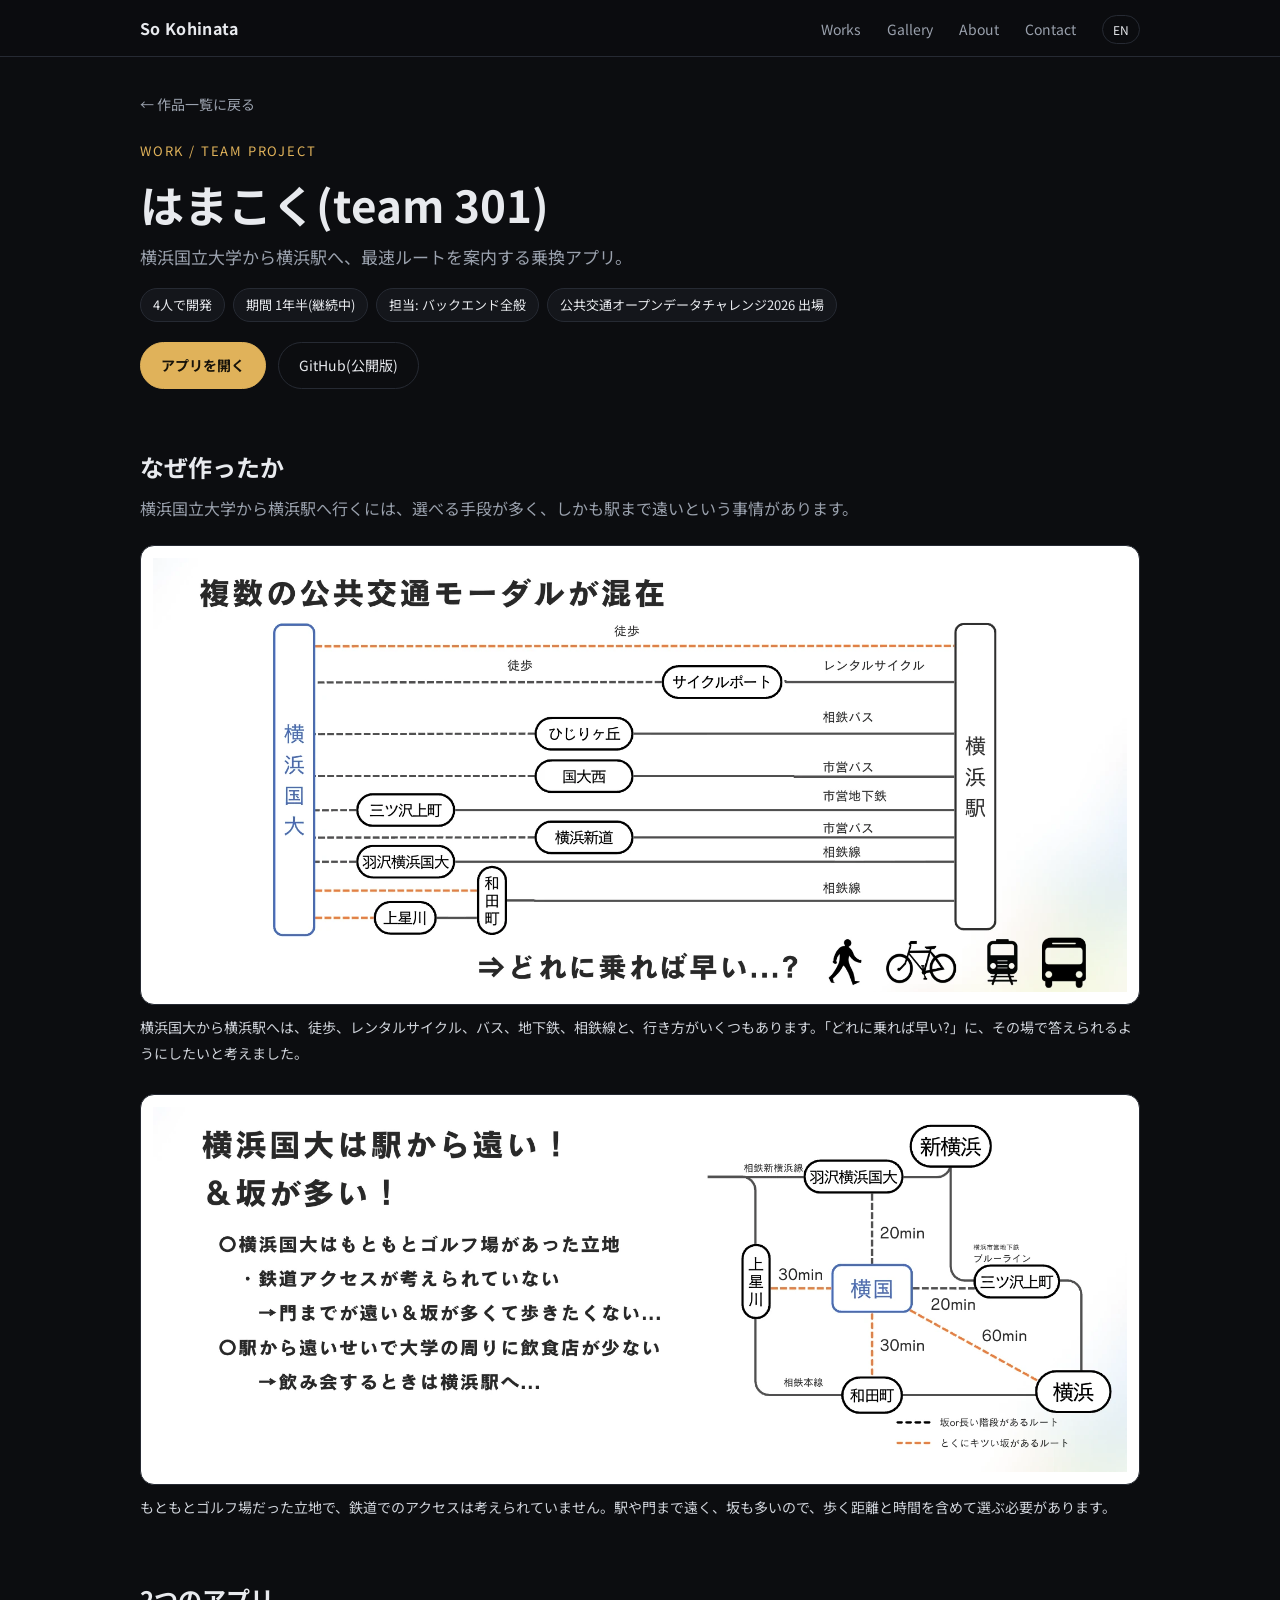
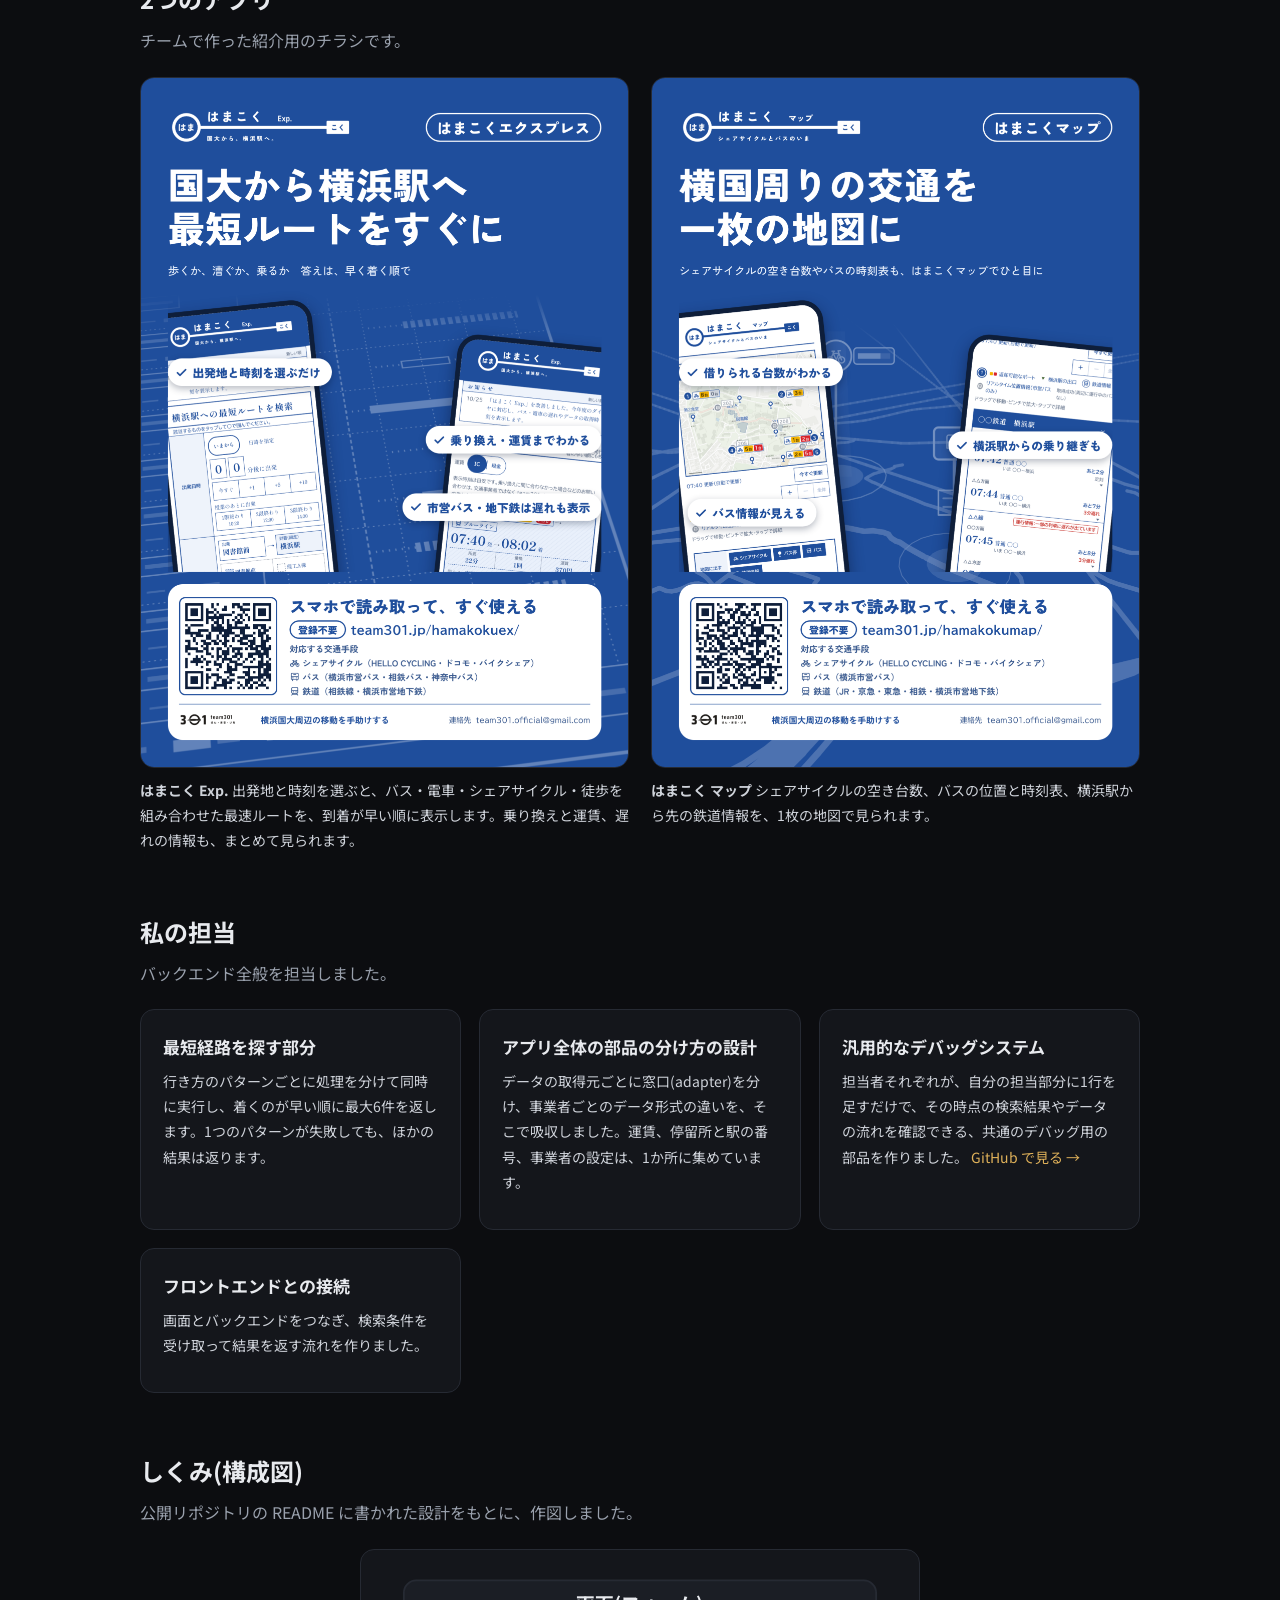
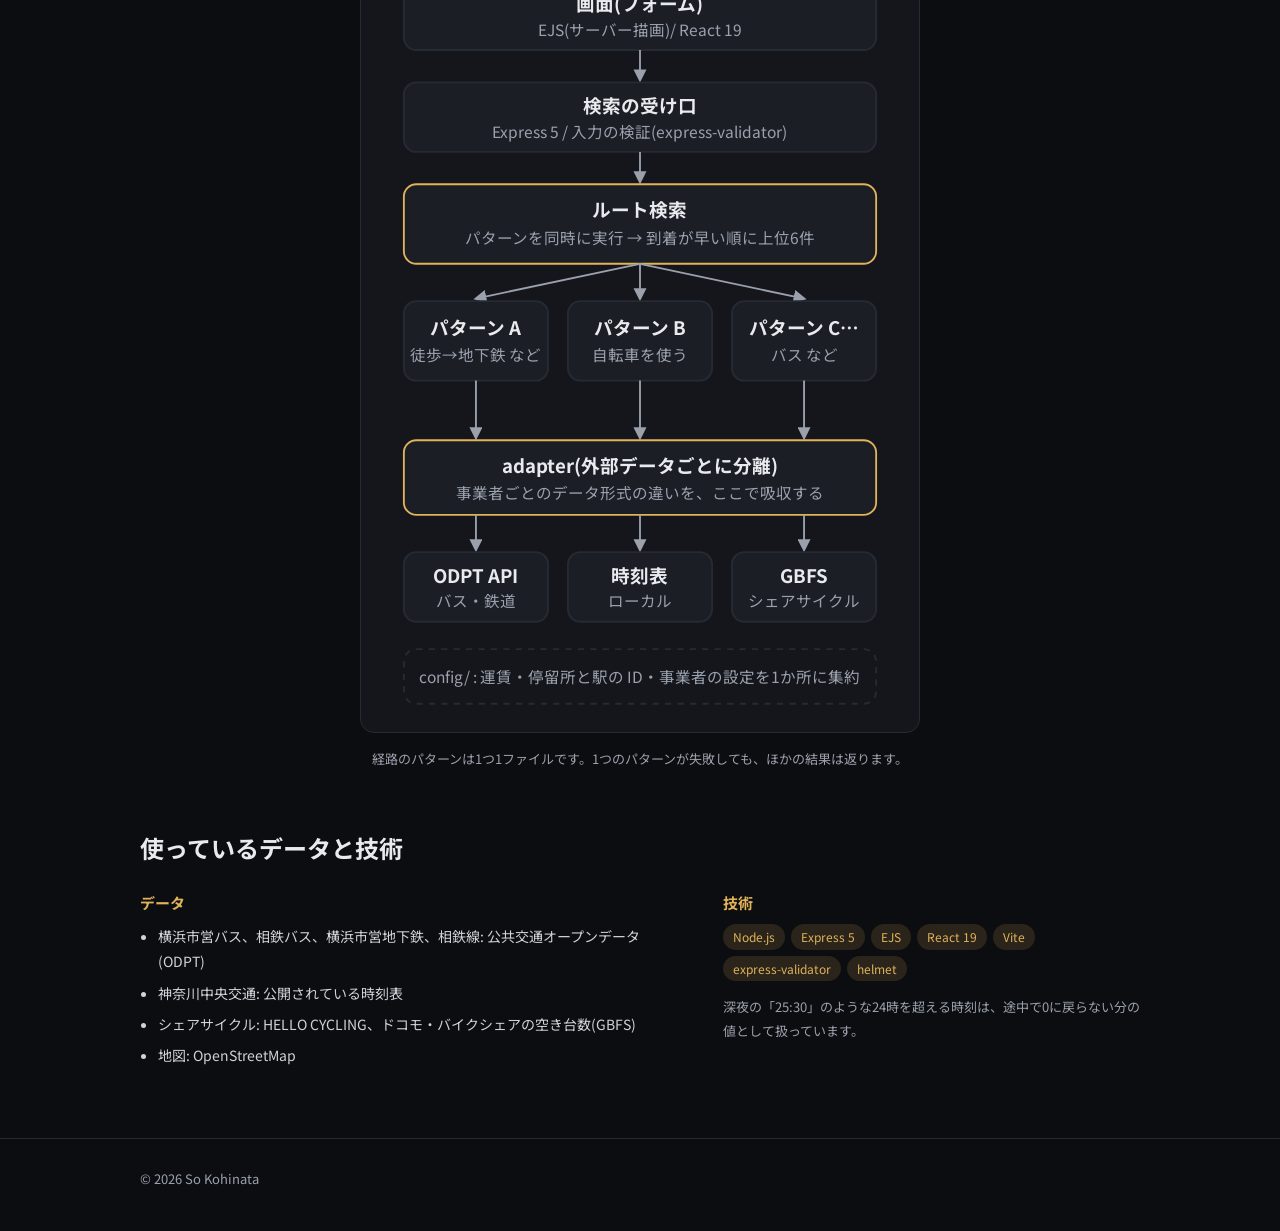
<file: works/hamakoku.html>
<!doctype html>
<html lang="ja">
<head>
  <meta charset="utf-8">
  <meta name="viewport" content="width=device-width, initial-scale=1">
  <title>はまこく 詳細 | So Kohinata Portfolio</title>
  <meta name="description" content="横浜国立大学から横浜駅への最速ルートを案内する乗換アプリ「はまこく」の詳細と構成図。">
  <link rel="canonical" href="https://pero1031.github.io/works/hamakoku.html">
  <link rel="icon" href="/favicon.ico" sizes="48x48">
  <link rel="icon" href="/assets/favicon-32.png" sizes="32x32" type="image/png">
  <link rel="apple-touch-icon" href="/assets/apple-touch-icon.png">
  <meta property="og:type" content="article">
  <meta property="og:site_name" content="So Kohinata Portfolio">
  <meta property="og:title" content="はまこく 詳細 | So Kohinata Portfolio">
  <meta property="og:description" content="横浜国立大学から横浜駅への最速ルートを案内する乗換アプリ「はまこく」の詳細と構成図。">
  <meta property="og:url" content="https://pero1031.github.io/works/hamakoku.html">
  <meta property="og:locale" content="ja_JP">
  <meta property="og:image" content="https://pero1031.github.io/assets/ogp.jpg">
  <meta property="og:image:width" content="1200">
  <meta property="og:image:height" content="630">
  <meta name="twitter:card" content="summary_large_image">
  <meta name="theme-color" content="#0c0d10">
  <link rel="alternate" hreflang="ja" href="https://pero1031.github.io/works/hamakoku.html">
  <link rel="alternate" hreflang="en" href="https://pero1031.github.io/en/works/hamakoku.html">
  <link rel="preconnect" href="https://fonts.googleapis.com">
  <link rel="preconnect" href="https://fonts.gstatic.com" crossorigin>
  <link href="https://fonts.googleapis.com/css2?family=Noto+Sans+JP:wght@400;500;700&display=swap" rel="stylesheet">
  <link rel="stylesheet" href="../style.css?v=17">
</head>
<body>

<header class="site">
  <div class="wrap">
    <a class="brand" href="../index.html">So Kohinata</a>
    <nav>
      <a href="../index.html#works">Works</a>
      <a href="../index.html#gallery">Gallery</a>
      <a href="../index.html#about">About</a>
      <a href="../index.html#contact">Contact</a>
      <a class="lang" href="../en/works/hamakoku.html" hreflang="en" lang="en" title="View in English">EN</a>
    </nav>
  </div>
</header>

<main class="detail">
  <div class="wrap">

    <a class="back" href="../index.html#works">← 作品一覧に戻る</a>

    <p class="eyebrow">Work / Team Project</p>
    <h1>はまこく(team 301)</h1>
    <p class="lead">横浜国立大学から横浜駅へ、最速ルートを案内する乗換アプリ。</p>
    <div class="facts">
      <span class="fact">4人で開発</span>
      <span class="fact">期間 1年半(継続中)</span>
      <span class="fact">担当: バックエンド全般</span>
      <span class="fact">公共交通オープンデータチャレンジ2026 出場</span>
    </div>
    <div class="btns" style="margin-top:20px">
      <a class="btn primary" href="https://team301.jp/" target="_blank" rel="noopener">アプリを開く</a>
      <a class="btn" href="https://github.com/team301-yokohama/AppHamakoku-public" target="_blank" rel="noopener">GitHub(公開版)</a>
    </div>

    <!-- ===== なぜ作ったか ===== -->
    <h2>なぜ作ったか</h2>
    <p class="sub">横浜国立大学から横浜駅へ行くには、選べる手段が多く、しかも駅まで遠いという事情があります。</p>
    <div class="figs">
      <figure>
        <div class="fig-light">
          <img src="../assets/hamakoku-why-modals.webp" width="1752" height="782" alt="横浜国大から横浜駅までの行き方の図: 徒歩、レンタルサイクル、相鉄バス、市営バス、市営地下鉄、相鉄線など、複数の公共交通が混在している" loading="lazy">
        </div>
        <figcaption>横浜国大から横浜駅へは、徒歩、レンタルサイクル、バス、地下鉄、相鉄線と、行き方がいくつもあります。「どれに乗れば早い?」に、その場で答えられるようにしたいと考えました。</figcaption>
      </figure>
      <figure>
        <div class="fig-light">
          <img src="../assets/hamakoku-why-distance.webp" width="1732" height="650" alt="横浜国大は駅から遠く坂が多いことを示す図: 最寄りの駅までの所要時間と、坂のあるルートを示した路線図" loading="lazy">
        </div>
        <figcaption>もともとゴルフ場だった立地で、鉄道でのアクセスは考えられていません。駅や門まで遠く、坂も多いので、歩く距離と時間を含めて選ぶ必要があります。</figcaption>
      </figure>
    </div>

    <!-- ===== チラシ ===== -->
    <h2>2つのアプリ</h2>
    <p class="sub">チームで作った紹介用のチラシです。</p>
    <div class="flyers">
      <figure>
        <img src="../assets/hamakoku-exp-flyer.webp" width="972" height="1376" alt="はまこく Exp. のチラシ: 国大から横浜駅へ最短ルートをすぐに" loading="lazy">
        <figcaption><strong>はまこく Exp.</strong> 出発地と時刻を選ぶと、バス・電車・シェアサイクル・徒歩を組み合わせた最速ルートを、到着が早い順に表示します。乗り換えと運賃、遅れの情報も、まとめて見られます。</figcaption>
      </figure>
      <figure>
        <img src="../assets/hamakoku-map-flyer.webp" width="972" height="1376" alt="はまこく マップのチラシ: 横国周りの交通を一枚の地図に" loading="lazy">
        <figcaption><strong>はまこく マップ</strong> シェアサイクルの空き台数、バスの位置と時刻表、横浜駅から先の鉄道情報を、1枚の地図で見られます。</figcaption>
      </figure>
    </div>

    <!-- ===== 担当 ===== -->
    <h2>私の担当</h2>
    <p class="sub">バックエンド全般を担当しました。</p>
    <div class="grid">
      <div class="card">
        <h3>最短経路を探す部分</h3>
        <p>行き方のパターンごとに処理を分けて同時に実行し、着くのが早い順に最大6件を返します。1つのパターンが失敗しても、ほかの結果は返ります。</p>
      </div>
      <div class="card">
        <h3>アプリ全体の部品の分け方の設計</h3>
        <p>データの取得元ごとに窓口(adapter)を分け、事業者ごとのデータ形式の違いを、そこで吸収しました。運賃、停留所と駅の番号、事業者の設定は、1か所に集めています。</p>
      </div>
      <div class="card">
        <h3>汎用的なデバッグシステム</h3>
        <p>
          担当者それぞれが、自分の担当部分に1行を足すだけで、その時点の検索結果やデータの流れを確認できる、共通のデバッグ用の部品を作りました。
          <a href="https://github.com/team301-yokohama/AppHamakoku-public/blob/main/app_v1/utils/debug/debug.js" target="_blank" rel="noopener" style="white-space:nowrap">GitHub で見る →</a>
        </p>
      </div>
      <div class="card">
        <h3>フロントエンドとの接続</h3>
        <p>
          画面とバックエンドをつなぎ、検索条件を受け取って結果を返す流れを作りました。
        </p>
      </div>
    </div>

    <!-- ===== 構成図 ===== -->
    <h2>しくみ(構成図)</h2>
    <p class="sub">公開リポジトリの README に書かれた設計をもとに、作図しました。</p>
    <div class="diagram">
      <svg viewBox="0 0 420 600" width="420" height="600" role="img" aria-labelledby="dg-title dg-desc" style="width:100%;height:auto;display:block">
        <title id="dg-title">はまこく Exp. の構成図</title>
        <desc id="dg-desc">画面から検索の受け口、ルート検索、経路パターンの同時実行、外部データごとの adapter、データ源へとつながる流れ。設定は config に集約している。</desc>
        <!-- 外部 CSS が古いまま残っていても崩れないよう、図のスタイルは図の中にも持たせる -->
        <style>
          .bx { fill: #1b1e25; stroke: #262a33; stroke-width: 1.5; }
          .bx.hl { stroke: #e0b25a; }
          .bx.dash { fill: none; stroke-dasharray: 5 5; }
          .ln { stroke: #9aa1ad; stroke-width: 1.5; fill: none; }
          .t1 { fill: #e8eaee; font-size: 15px; font-weight: 700; font-family: "Noto Sans JP", system-ui, sans-serif; }
          .t2 { fill: #9aa1ad; font-size: 12.5px; font-family: "Noto Sans JP", system-ui, sans-serif; }
        </style>
        <defs>
          <marker id="ar" viewBox="0 0 10 10" refX="8" refY="5" markerWidth="7" markerHeight="7" orient="auto-start-reverse">
            <path d="M0 0 L10 5 L0 10 z" fill="#9aa1ad"/>
          </marker>
        </defs>

        <!-- 1. 画面 -->
        <rect class="bx" x="20" y="10" width="380" height="56" rx="10"/>
        <text class="t1" x="210" y="35" text-anchor="middle">画面(フォーム)</text>
        <text class="t2" x="210" y="55" text-anchor="middle">EJS(サーバー描画)/ React 19</text>
        <line class="ln" x1="210" y1="66" x2="210" y2="90" marker-end="url(#ar)"/>

        <!-- 2. 受け口 -->
        <rect class="bx" x="20" y="92" width="380" height="56" rx="10"/>
        <text class="t1" x="210" y="117" text-anchor="middle">検索の受け口</text>
        <text class="t2" x="210" y="137" text-anchor="middle">Express 5 / 入力の検証(express-validator)</text>
        <line class="ln" x1="210" y1="148" x2="210" y2="172" marker-end="url(#ar)"/>

        <!-- 3. ルート検索 -->
        <rect class="bx hl" x="20" y="174" width="380" height="64" rx="10"/>
        <text class="t1" x="210" y="200" text-anchor="middle">ルート検索</text>
        <text class="t2" x="210" y="222" text-anchor="middle">パターンを同時に実行 → 到着が早い順に上位6件</text>

        <!-- 分岐 -->
        <line class="ln" x1="210" y1="238" x2="78"  y2="266" marker-end="url(#ar)"/>
        <line class="ln" x1="210" y1="238" x2="210" y2="266" marker-end="url(#ar)"/>
        <line class="ln" x1="210" y1="238" x2="342" y2="266" marker-end="url(#ar)"/>

        <!-- 4. 経路パターン -->
        <rect class="bx" x="20"  y="268" width="116" height="64" rx="10"/>
        <text class="t1" x="78"  y="295" text-anchor="middle">パターン A</text>
        <text class="t2" x="78"  y="316" text-anchor="middle">徒歩→地下鉄 など</text>
        <rect class="bx" x="152" y="268" width="116" height="64" rx="10"/>
        <text class="t1" x="210" y="295" text-anchor="middle">パターン B</text>
        <text class="t2" x="210" y="316" text-anchor="middle">自転車を使う</text>
        <rect class="bx" x="284" y="268" width="116" height="64" rx="10"/>
        <text class="t1" x="342" y="295" text-anchor="middle">パターン C…</text>
        <text class="t2" x="342" y="316" text-anchor="middle">バス など</text>
        <line class="ln" x1="78"  y1="332" x2="78"  y2="378" marker-end="url(#ar)"/>
        <line class="ln" x1="210" y1="332" x2="210" y2="378" marker-end="url(#ar)"/>
        <line class="ln" x1="342" y1="332" x2="342" y2="378" marker-end="url(#ar)"/>

        <!-- 5. adapter -->
        <rect class="bx hl" x="20" y="380" width="380" height="60" rx="10"/>
        <text class="t1" x="210" y="406" text-anchor="middle">adapter(外部データごとに分離)</text>
        <text class="t2" x="210" y="427" text-anchor="middle">事業者ごとのデータ形式の違いを、ここで吸収する</text>

        <line class="ln" x1="78"  y1="440" x2="78"  y2="468" marker-end="url(#ar)"/>
        <line class="ln" x1="210" y1="440" x2="210" y2="468" marker-end="url(#ar)"/>
        <line class="ln" x1="342" y1="440" x2="342" y2="468" marker-end="url(#ar)"/>

        <!-- 6. データ源 -->
        <rect class="bx" x="20"  y="470" width="116" height="56" rx="10"/>
        <text class="t1" x="78"  y="495" text-anchor="middle">ODPT API</text>
        <text class="t2" x="78"  y="514" text-anchor="middle">バス・鉄道</text>
        <rect class="bx" x="152" y="470" width="116" height="56" rx="10"/>
        <text class="t1" x="210" y="495" text-anchor="middle">時刻表</text>
        <text class="t2" x="210" y="514" text-anchor="middle">ローカル</text>
        <rect class="bx" x="284" y="470" width="116" height="56" rx="10"/>
        <text class="t1" x="342" y="495" text-anchor="middle">GBFS</text>
        <text class="t2" x="342" y="514" text-anchor="middle">シェアサイクル</text>

        <!-- config -->
        <rect class="bx dash" x="20" y="548" width="380" height="44" rx="10"/>
        <text class="t2" x="210" y="575" text-anchor="middle">config/ : 運賃・停留所と駅の ID・事業者の設定を1か所に集約</text>
      </svg>
    </div>
    <p class="note" style="text-align:center">経路のパターンは1つ1ファイルです。1つのパターンが失敗しても、ほかの結果は返ります。</p>

    <!-- ===== データ・技術 ===== -->
    <h2>使っているデータと技術</h2>
    <div class="two" style="margin-top:20px">
      <div>
        <h3 class="mini">データ</h3>
        <ul class="plain">
          <li>横浜市営バス、相鉄バス、横浜市営地下鉄、相鉄線: 公共交通オープンデータ(ODPT)</li>
          <li>神奈川中央交通: 公開されている時刻表</li>
          <li>シェアサイクル: HELLO CYCLING、ドコモ・バイクシェアの空き台数(GBFS)</li>
          <li>地図: OpenStreetMap</li>
        </ul>
      </div>
      <div>
        <h3 class="mini">技術</h3>
        <div class="tags" style="margin:0">
          <span class="tag">Node.js</span><span class="tag">Express 5</span>
          <span class="tag">EJS</span><span class="tag">React 19</span>
          <span class="tag">Vite</span><span class="tag">express-validator</span>
          <span class="tag">helmet</span>
        </div>
        <p class="note">深夜の「25:30」のような24時を超える時刻は、途中で0に戻らない分の値として扱っています。</p>
      </div>
    </div>

  </div>
</main>

<footer>
  <div class="wrap">© 2026 So Kohinata</div>
</footer>

</body>
</html>
</file>
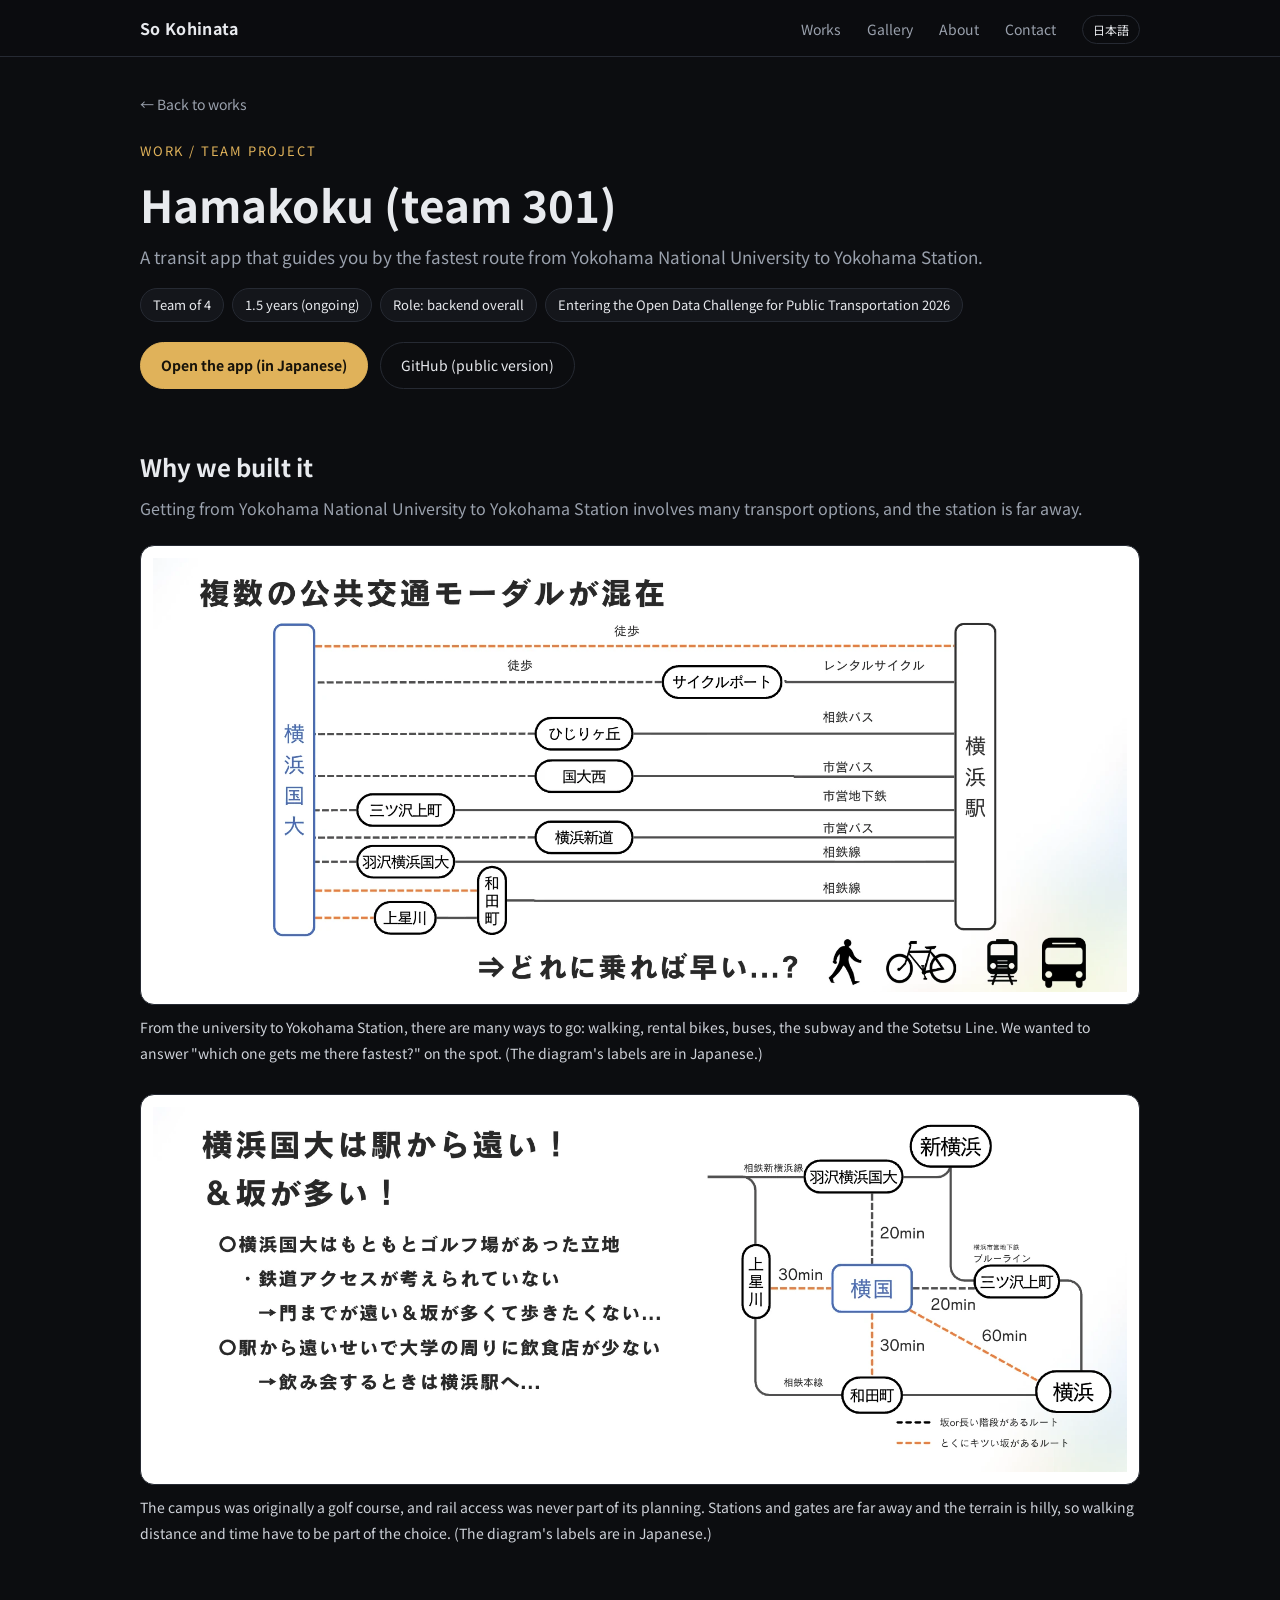
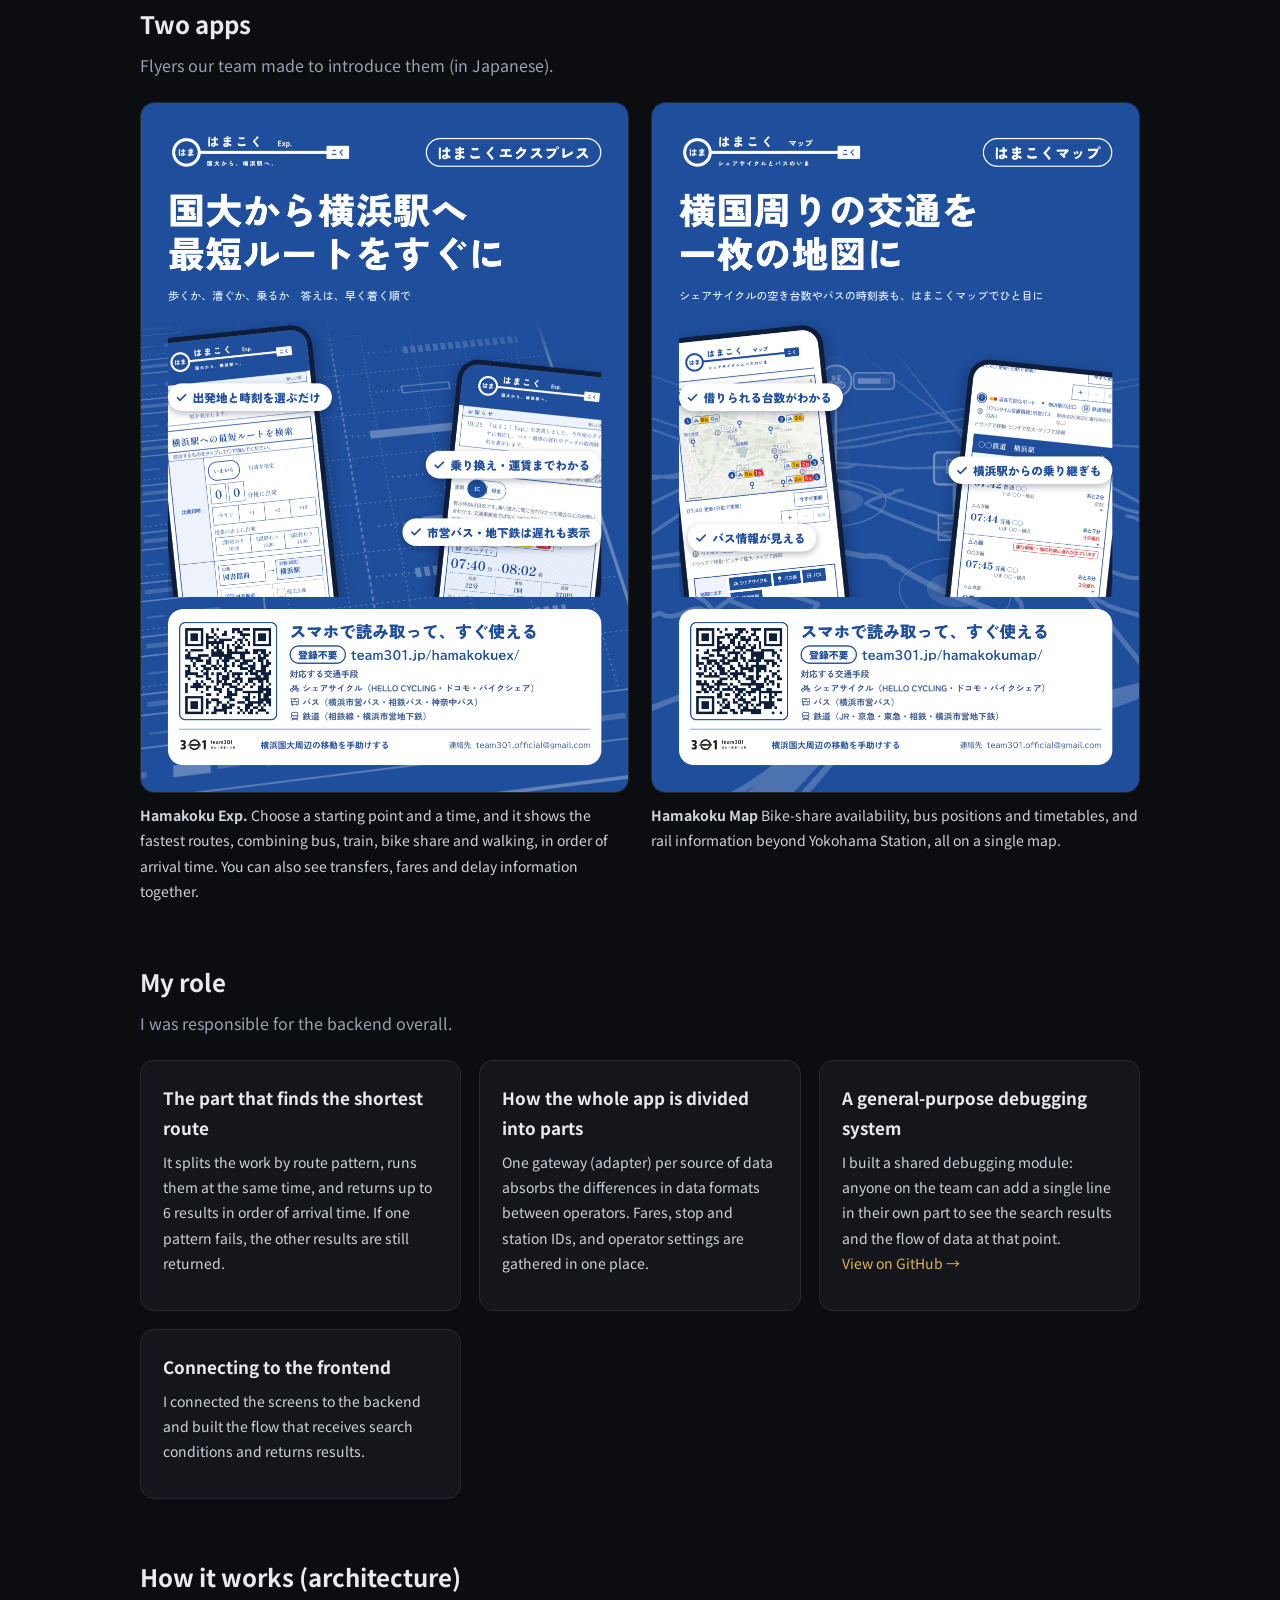
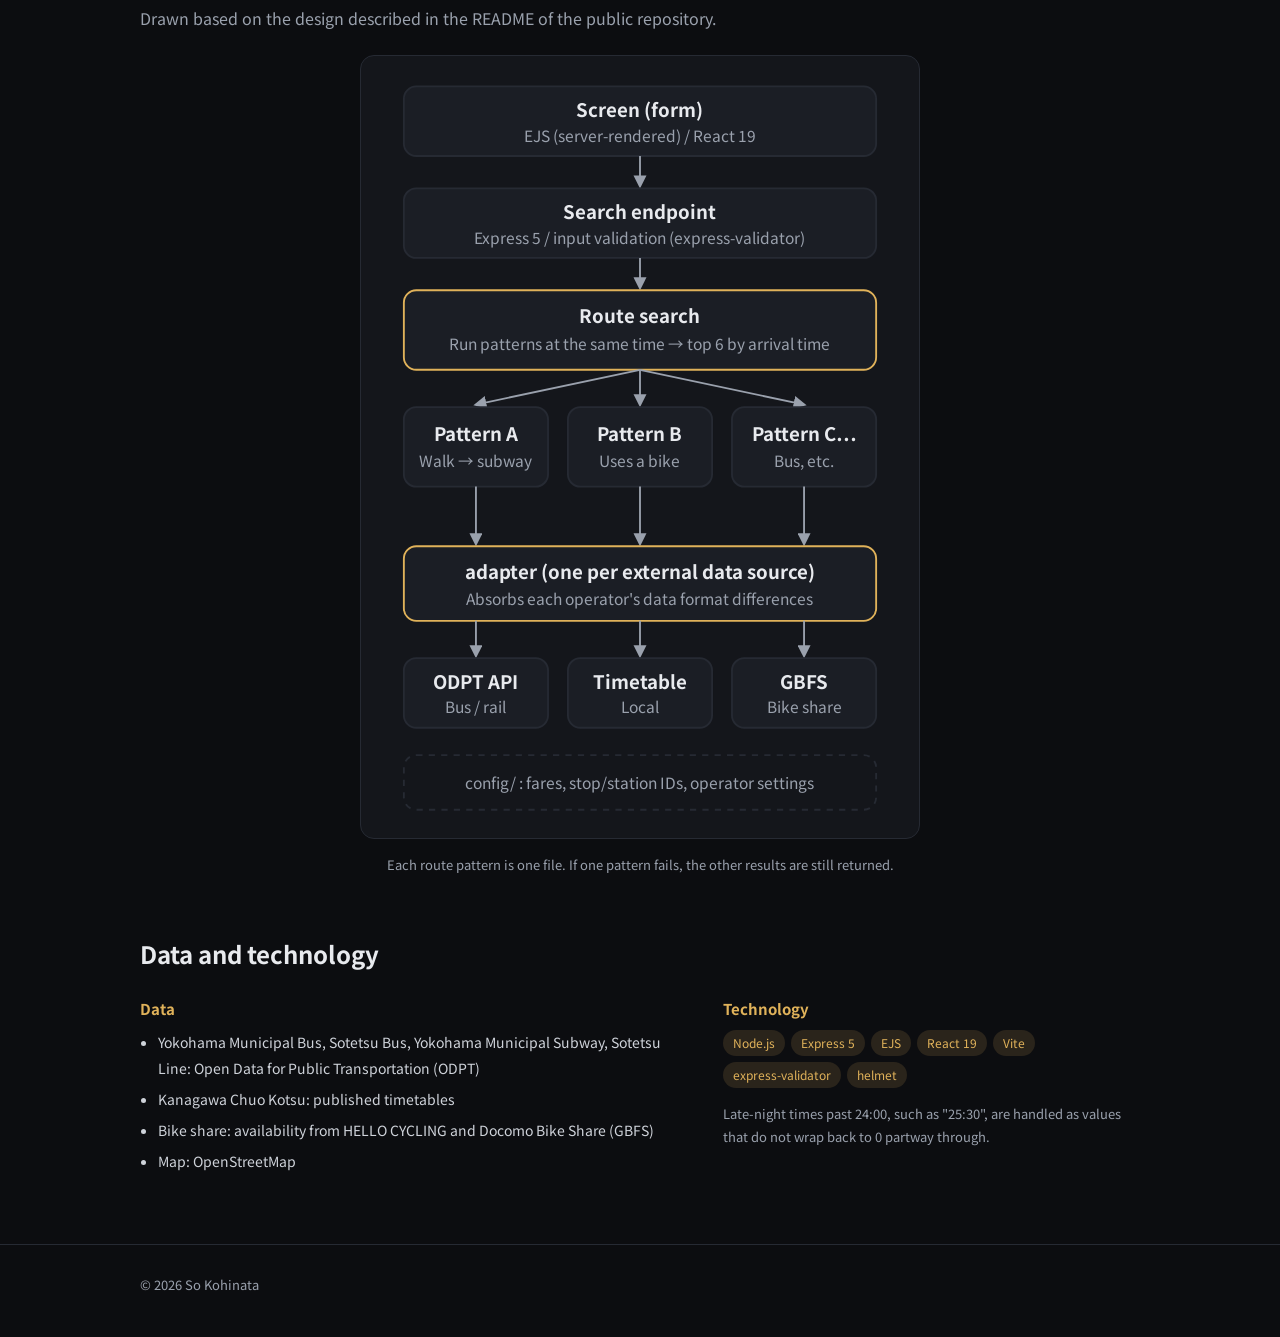
<file: en/works/hamakoku.html>
<!doctype html>
<html lang="en">
<head>
  <meta charset="utf-8">
  <meta name="viewport" content="width=device-width, initial-scale=1">
  <title>Hamakoku Details | So Kohinata Portfolio</title>
  <meta name="description" content="Details and architecture of Hamakoku, a transit app that guides you by the fastest route from Yokohama National University to Yokohama Station.">
  <link rel="canonical" href="https://pero1031.github.io/en/works/hamakoku.html">
  <link rel="icon" href="/favicon.ico" sizes="48x48">
  <link rel="icon" href="/assets/favicon-32.png" sizes="32x32" type="image/png">
  <link rel="apple-touch-icon" href="/assets/apple-touch-icon.png">
  <meta property="og:type" content="article">
  <meta property="og:site_name" content="So Kohinata Portfolio">
  <meta property="og:title" content="Hamakoku Details | So Kohinata Portfolio">
  <meta property="og:description" content="Details and architecture of Hamakoku, a transit app that guides you by the fastest route from Yokohama National University to Yokohama Station.">
  <meta property="og:url" content="https://pero1031.github.io/en/works/hamakoku.html">
  <meta property="og:locale" content="en_US">
  <meta property="og:image" content="https://pero1031.github.io/assets/ogp.jpg">
  <meta property="og:image:width" content="1200">
  <meta property="og:image:height" content="630">
  <meta name="twitter:card" content="summary_large_image">
  <meta name="theme-color" content="#0c0d10">
  <link rel="alternate" hreflang="ja" href="https://pero1031.github.io/works/hamakoku.html">
  <link rel="alternate" hreflang="en" href="https://pero1031.github.io/en/works/hamakoku.html">
  <link rel="preconnect" href="https://fonts.googleapis.com">
  <link rel="preconnect" href="https://fonts.gstatic.com" crossorigin>
  <link href="https://fonts.googleapis.com/css2?family=Noto+Sans+JP:wght@400;500;700&display=swap" rel="stylesheet">
  <link rel="stylesheet" href="../../style.css?v=13">
</head>
<body>

<header class="site">
  <div class="wrap">
    <a class="brand" href="../index.html">So Kohinata</a>
    <nav>
      <a href="../index.html#works">Works</a>
      <a href="../index.html#gallery">Gallery</a>
      <a href="../index.html#about">About</a>
      <a href="../index.html#contact">Contact</a>
      <a class="lang" href="../../works/hamakoku.html" hreflang="ja" lang="ja" title="日本語で見る">日本語</a>
    </nav>
  </div>
</header>

<main class="detail">
  <div class="wrap">

    <a class="back" href="../index.html#works">← Back to works</a>

    <p class="eyebrow">Work / Team Project</p>
    <h1>Hamakoku (team 301)</h1>
    <p class="lead">A transit app that guides you by the fastest route from Yokohama National University to Yokohama Station.</p>
    <div class="facts">
      <span class="fact">Team of 4</span>
      <span class="fact">1.5 years (ongoing)</span>
      <span class="fact">Role: backend overall</span>
      <span class="fact">Entering the Open Data Challenge for Public Transportation 2026</span>
    </div>
    <div class="btns" style="margin-top:20px">
      <a class="btn primary" href="https://team301.jp/" target="_blank" rel="noopener">Open the app (in Japanese)</a>
      <a class="btn" href="https://github.com/team301-yokohama/AppHamakoku-public" target="_blank" rel="noopener">GitHub (public version)</a>
    </div>

    <!-- ===== Why we built it ===== -->
    <h2>Why we built it</h2>
    <p class="sub">Getting from Yokohama National University to Yokohama Station involves many transport options, and the station is far away.</p>
    <div class="figs">
      <figure>
        <div class="fig-light">
          <img src="../../assets/hamakoku-why-modals.webp" width="1752" height="782" alt="A diagram of ways to get from Yokohama National University to Yokohama Station: walking, rental bikes, Sotetsu buses, city buses, the municipal subway and the Sotetsu Line, a mix of several public transport options" loading="lazy">
        </div>
        <figcaption>From the university to Yokohama Station, there are many ways to go: walking, rental bikes, buses, the subway and the Sotetsu Line. We wanted to answer "which one gets me there fastest?" on the spot. (The diagram's labels are in Japanese.)</figcaption>
      </figure>
      <figure>
        <div class="fig-light">
          <img src="../../assets/hamakoku-why-distance.webp" width="1732" height="650" alt="A diagram showing that the university is far from stations and hilly: travel times to the nearest stations and a route map with the slopes" loading="lazy">
        </div>
        <figcaption>The campus was originally a golf course, and rail access was never part of its planning. Stations and gates are far away and the terrain is hilly, so walking distance and time have to be part of the choice. (The diagram's labels are in Japanese.)</figcaption>
      </figure>
    </div>

    <!-- ===== Flyers ===== -->
    <h2>Two apps</h2>
    <p class="sub">Flyers our team made to introduce them (in Japanese).</p>
    <div class="flyers">
      <figure>
        <img src="../../assets/hamakoku-exp-flyer.webp" width="972" height="1376" alt="Flyer for Hamakoku Exp.: the fastest route from campus to Yokohama Station, right away" loading="lazy">
        <figcaption><strong>Hamakoku Exp.</strong> Choose a starting point and a time, and it shows the fastest routes, combining bus, train, bike share and walking, in order of arrival time. You can also see transfers, fares and delay information together.</figcaption>
      </figure>
      <figure>
        <img src="../../assets/hamakoku-map-flyer.webp" width="972" height="1376" alt="Flyer for Hamakoku Map: transport around the university on one map" loading="lazy">
        <figcaption><strong>Hamakoku Map</strong> Bike-share availability, bus positions and timetables, and rail information beyond Yokohama Station, all on a single map.</figcaption>
      </figure>
    </div>

    <!-- ===== My role ===== -->
    <h2>My role</h2>
    <p class="sub">I was responsible for the backend overall.</p>
    <div class="grid">
      <div class="card">
        <h3>The part that finds the shortest route</h3>
        <p>It splits the work by route pattern, runs them at the same time, and returns up to 6 results in order of arrival time. If one pattern fails, the other results are still returned.</p>
      </div>
      <div class="card">
        <h3>How the whole app is divided into parts</h3>
        <p>One gateway (adapter) per source of data absorbs the differences in data formats between operators. Fares, stop and station IDs, and operator settings are gathered in one place.</p>
      </div>
      <div class="card">
        <h3>A general-purpose debugging system</h3>
        <p>
          I built a shared debugging module: anyone on the team can add a single line in their own part to see the search results and the flow of data at that point.
          <a href="https://github.com/team301-yokohama/AppHamakoku-public/blob/main/app_v1/utils/debug/debug.js" target="_blank" rel="noopener" style="white-space:nowrap">View on GitHub →</a>
        </p>
      </div>
      <div class="card">
        <h3>Connecting to the frontend</h3>
        <p>
          I connected the screens to the backend and built the flow that receives search conditions and returns results.
        </p>
      </div>
    </div>

    <!-- ===== Architecture ===== -->
    <h2>How it works (architecture)</h2>
    <p class="sub">Drawn based on the design described in the README of the public repository.</p>
    <div class="diagram">
      <svg viewBox="0 0 420 600" width="420" height="600" role="img" aria-labelledby="dg-title dg-desc" style="width:100%;height:auto;display:block">
        <title id="dg-title">Architecture of Hamakoku Exp.</title>
        <desc id="dg-desc">The flow from the screen to the search endpoint, route search, running route patterns at the same time, one adapter per external data source, and the data sources. Settings are gathered in config.</desc>
        <!-- Keep the diagram styles inside the diagram so it does not break even if an old external CSS is cached -->
        <style>
          .bx { fill: #1b1e25; stroke: #262a33; stroke-width: 1.5; }
          .bx.hl { stroke: #e0b25a; }
          .bx.dash { fill: none; stroke-dasharray: 5 5; }
          .ln { stroke: #9aa1ad; stroke-width: 1.5; fill: none; }
          .t1 { fill: #e8eaee; font-size: 15px; font-weight: 700; font-family: "Noto Sans JP", system-ui, sans-serif; }
          .t2 { fill: #9aa1ad; font-size: 12.5px; font-family: "Noto Sans JP", system-ui, sans-serif; }
        </style>
        <defs>
          <marker id="ar" viewBox="0 0 10 10" refX="8" refY="5" markerWidth="7" markerHeight="7" orient="auto-start-reverse">
            <path d="M0 0 L10 5 L0 10 z" fill="#9aa1ad"/>
          </marker>
        </defs>

        <!-- 1. Screen -->
        <rect class="bx" x="20" y="10" width="380" height="56" rx="10"/>
        <text class="t1" x="210" y="35" text-anchor="middle">Screen (form)</text>
        <text class="t2" x="210" y="55" text-anchor="middle">EJS (server-rendered) / React 19</text>
        <line class="ln" x1="210" y1="66" x2="210" y2="90" marker-end="url(#ar)"/>

        <!-- 2. Endpoint -->
        <rect class="bx" x="20" y="92" width="380" height="56" rx="10"/>
        <text class="t1" x="210" y="117" text-anchor="middle">Search endpoint</text>
        <text class="t2" x="210" y="137" text-anchor="middle">Express 5 / input validation (express-validator)</text>
        <line class="ln" x1="210" y1="148" x2="210" y2="172" marker-end="url(#ar)"/>

        <!-- 3. Route search -->
        <rect class="bx hl" x="20" y="174" width="380" height="64" rx="10"/>
        <text class="t1" x="210" y="200" text-anchor="middle">Route search</text>
        <text class="t2" x="210" y="222" text-anchor="middle">Run patterns at the same time → top 6 by arrival time</text>

        <!-- Branches -->
        <line class="ln" x1="210" y1="238" x2="78"  y2="266" marker-end="url(#ar)"/>
        <line class="ln" x1="210" y1="238" x2="210" y2="266" marker-end="url(#ar)"/>
        <line class="ln" x1="210" y1="238" x2="342" y2="266" marker-end="url(#ar)"/>

        <!-- 4. Route patterns -->
        <rect class="bx" x="20"  y="268" width="116" height="64" rx="10"/>
        <text class="t1" x="78"  y="295" text-anchor="middle">Pattern A</text>
        <text class="t2" x="78"  y="316" text-anchor="middle">Walk → subway</text>
        <rect class="bx" x="152" y="268" width="116" height="64" rx="10"/>
        <text class="t1" x="210" y="295" text-anchor="middle">Pattern B</text>
        <text class="t2" x="210" y="316" text-anchor="middle">Uses a bike</text>
        <rect class="bx" x="284" y="268" width="116" height="64" rx="10"/>
        <text class="t1" x="342" y="295" text-anchor="middle">Pattern C…</text>
        <text class="t2" x="342" y="316" text-anchor="middle">Bus, etc.</text>
        <line class="ln" x1="78"  y1="332" x2="78"  y2="378" marker-end="url(#ar)"/>
        <line class="ln" x1="210" y1="332" x2="210" y2="378" marker-end="url(#ar)"/>
        <line class="ln" x1="342" y1="332" x2="342" y2="378" marker-end="url(#ar)"/>

        <!-- 5. adapter -->
        <rect class="bx hl" x="20" y="380" width="380" height="60" rx="10"/>
        <text class="t1" x="210" y="406" text-anchor="middle">adapter (one per external data source)</text>
        <text class="t2" x="210" y="427" text-anchor="middle">Absorbs each operator's data format differences</text>

        <line class="ln" x1="78"  y1="440" x2="78"  y2="468" marker-end="url(#ar)"/>
        <line class="ln" x1="210" y1="440" x2="210" y2="468" marker-end="url(#ar)"/>
        <line class="ln" x1="342" y1="440" x2="342" y2="468" marker-end="url(#ar)"/>

        <!-- 6. Data sources -->
        <rect class="bx" x="20"  y="470" width="116" height="56" rx="10"/>
        <text class="t1" x="78"  y="495" text-anchor="middle">ODPT API</text>
        <text class="t2" x="78"  y="514" text-anchor="middle">Bus / rail</text>
        <rect class="bx" x="152" y="470" width="116" height="56" rx="10"/>
        <text class="t1" x="210" y="495" text-anchor="middle">Timetable</text>
        <text class="t2" x="210" y="514" text-anchor="middle">Local</text>
        <rect class="bx" x="284" y="470" width="116" height="56" rx="10"/>
        <text class="t1" x="342" y="495" text-anchor="middle">GBFS</text>
        <text class="t2" x="342" y="514" text-anchor="middle">Bike share</text>

        <!-- config -->
        <rect class="bx dash" x="20" y="548" width="380" height="44" rx="10"/>
        <text class="t2" x="210" y="575" text-anchor="middle">config/ : fares, stop/station IDs, operator settings</text>
      </svg>
    </div>
    <p class="note" style="text-align:center">Each route pattern is one file. If one pattern fails, the other results are still returned.</p>

    <!-- ===== Data and technology ===== -->
    <h2>Data and technology</h2>
    <div class="two" style="margin-top:20px">
      <div>
        <h3 class="mini">Data</h3>
        <ul class="plain">
          <li>Yokohama Municipal Bus, Sotetsu Bus, Yokohama Municipal Subway, Sotetsu Line: Open Data for Public Transportation (ODPT)</li>
          <li>Kanagawa Chuo Kotsu: published timetables</li>
          <li>Bike share: availability from HELLO CYCLING and Docomo Bike Share (GBFS)</li>
          <li>Map: OpenStreetMap</li>
        </ul>
      </div>
      <div>
        <h3 class="mini">Technology</h3>
        <div class="tags" style="margin:0">
          <span class="tag">Node.js</span><span class="tag">Express 5</span>
          <span class="tag">EJS</span><span class="tag">React 19</span>
          <span class="tag">Vite</span><span class="tag">express-validator</span>
          <span class="tag">helmet</span>
        </div>
        <p class="note">Late-night times past 24:00, such as "25:30", are handled as values that do not wrap back to 0 partway through.</p>
      </div>
    </div>

  </div>
</main>

<footer>
  <div class="wrap">© 2026 So Kohinata</div>
</footer>

</body>
</html>
</file>
<file: style.css>
:root {
  --bg: #0c0d10;
  --surface: #14161b;
  --surface-2: #1b1e25;
  --line: #262a33;
  --text: #e8eaee;
  --muted: #9aa1ad;
  --accent: #e0b25a;          /* 金色: GoLD_ray に合わせたアクセント */
  --accent-soft: rgba(224, 178, 90, 0.14);
  --radius: 14px;
  --maxw: 1040px;
  color-scheme: dark;
}

* { box-sizing: border-box; }
html { scroll-behavior: smooth; }
body {
  margin: 0;
  background: var(--bg);
  color: var(--text);
  font-family: "Noto Sans JP", system-ui, -apple-system, "Segoe UI", sans-serif;
  line-height: 1.8;
  -webkit-font-smoothing: antialiased;
}
img { max-width: 100%; display: block; }
a { color: var(--accent); text-decoration: none; }
a:hover { text-decoration: underline; }

.wrap { max-width: var(--maxw); margin: 0 auto; padding: 0 20px; }

/* ---------- header ---------- */
header.site {
  position: sticky; top: 0; z-index: 10;
  background: rgba(12, 13, 16, 0.85);
  backdrop-filter: blur(10px);
  border-bottom: 1px solid var(--line);
}
header.site .wrap {
  display: flex; align-items: center; justify-content: space-between;
  height: 56px;
}
.brand { white-space: nowrap; font-weight: 700; letter-spacing: .02em; color: var(--text); }
nav a { color: var(--muted); margin-left: 22px; font-size: 14px; }
nav a:hover { color: var(--text); text-decoration: none; }
nav { white-space: nowrap; }
/* 言語切り替え(JP / EN) */
nav a.lang {
  color: var(--text); font-size: 12px; line-height: 1;
  padding: 5px 10px; border: 1px solid var(--line); border-radius: 999px;
}
nav a.lang:hover { border-color: var(--accent); }

/* ---------- hero ---------- */
.hero { padding: 88px 0 56px; position: relative; }
/* トップの画像: 右側に置き、端を背景になじませる。文章は画像の手前に出す */
.hero-art {
  position: absolute; top: 0; right: 0; bottom: 0; width: 70%;
  z-index: 0; pointer-events: none;
  /* 左右と下の端を、背景の色へ溶かす */
  -webkit-mask-image: linear-gradient(to right, transparent 0, #000 42%, #000 82%, transparent 100%),
                      linear-gradient(to bottom, #000 72%, transparent 100%);
  -webkit-mask-composite: source-in;
          mask-image: linear-gradient(to right, transparent 0, #000 42%, #000 82%, transparent 100%),
                      linear-gradient(to bottom, #000 72%, transparent 100%);
          mask-composite: intersect;
}
.hero-art img { width: 100%; height: 100%; object-fit: cover; object-position: 80% 30%; filter: brightness(1.2) saturate(1.15); }
.hero > :not(.hero-art) { position: relative; z-index: 1; }
/* 文字の下になる左側を暗くして、虹と重なっても読めるようにする */
.hero-art::after {
  content: ""; position: absolute; inset: 0;
  background: linear-gradient(to right, rgba(12, 13, 16, .85) 0%, rgba(12, 13, 16, .5) 22%, rgba(12, 13, 16, 0) 46%);
}
/* 文字の縁取り(背景色の影) */
.hero h1, .hero p.en, .hero p.lead {
  text-shadow: 0 0 3px rgba(12, 13, 16, .95), 0 0 10px rgba(12, 13, 16, .9), 0 0 22px rgba(12, 13, 16, .8);
}
.hero p.lead { color: #c3c8d1; }
.eyebrow { color: var(--accent); font-size: 13px; letter-spacing: .14em; text-transform: uppercase; margin: 0 0 14px; }
.hero h1 { font-size: clamp(32px, 6vw, 56px); line-height: 1.2; margin: 0 0 18px; letter-spacing: -.01em; }
.hero h1 .ph { display: inline-block; white-space: nowrap; }
.hero p.en {
  font-family: "Cormorant Garamond", Georgia, "Times New Roman", serif;
  font-style: italic; font-size: clamp(20px, 3.4vw, 30px);
  color: var(--accent); letter-spacing: .02em; margin: -4px 0 22px;
}
.hero p.lead { color: var(--muted); max-width: 620px; font-size: 17px; margin: 0 0 28px; }
.btns { display: flex; flex-wrap: wrap; gap: 12px; }
.btn {
  display: inline-block; padding: 10px 20px; border-radius: 999px;
  border: 1px solid var(--line); color: var(--text); font-size: 14px;
}
.btn:hover { text-decoration: none; border-color: var(--accent); }
.btn.primary { background: var(--accent); border-color: var(--accent); color: #17130a; font-weight: 700; }

/* ---------- sections ---------- */
section { padding: 56px 0; border-top: 1px solid var(--line); }
section h2 { font-size: 26px; margin: 0 0 8px; }
section .sub { color: var(--muted); margin: 0 0 32px; }

/* ---------- works ---------- */
.work {
  display: grid; grid-template-columns: 1.05fr 1fr; gap: 32px;
  background: var(--surface); border: 1px solid var(--line);
  border-radius: var(--radius); overflow: hidden; margin-bottom: 28px;
}
.work.flip .media { order: 2; }
.work .media { background: var(--surface-2); min-height: 260px; }
.work .media img, .work .media svg { width: 100%; height: 100%; object-fit: cover; }
/* 縦に長い画像は切らずに全体を見せる(GoLD_rayt のヒーロー画像など) */
.work .media img.contain { object-fit: contain; height: auto; align-self: center; }
.work .media:has(img.contain) { display: flex; flex-direction: column; justify-content: center; }
/* 縦に並べた小さい動画は引き伸ばさない */
.work .media img.narrow { max-width: 300px; }
.work .media .credit { margin: 0; padding: 10px 14px 12px; font-size: 11.5px; line-height: 1.6; color: var(--muted); }
.work .media .credit a { color: var(--muted); text-decoration: underline; }
.work .body { padding: 28px 28px 28px 0; display: flex; flex-direction: column; }
.work.flip .body { padding: 28px 0 28px 28px; }
.work h3 { margin: 0 0 4px; font-size: 22px; }
.work .tagline { color: var(--accent); font-size: 14px; margin: 0 0 14px; }
.work p { margin: 0 0 12px; color: #cfd3da; font-size: 15px; }
.work ul { margin: 0 0 16px; padding-left: 18px; color: #cfd3da; font-size: 14px; }
.work li { margin-bottom: 4px; }
.tags { display: flex; flex-wrap: wrap; gap: 6px; margin: auto 0 16px; }
.tag {
  font-size: 12px; padding: 2px 10px; border-radius: 999px;
  background: var(--accent-soft); color: var(--accent);
}
.links { display: flex; flex-wrap: wrap; gap: 10px 18px; font-size: 14px; }
.links .pending { color: var(--muted); }
.todo {
  font-size: 12px; color: var(--muted); border: 1px dashed var(--line);
  border-radius: 8px; padding: 6px 10px; margin-bottom: 12px;
}

.work .media .shots {
  display: flex; gap: 12px; justify-content: center; align-items: flex-start;
  padding: 20px; height: 100%;
}
.work .media .shots img {
  width: calc(50% - 6px); height: auto; object-fit: contain;
  border-radius: 10px; border: 1px solid var(--line);
}
.role-label { color: var(--accent) !important; font-weight: 700; margin: 6px 0 6px !important; font-size: 14px !important; }

/* ---------- small cards ---------- */
.grid { display: grid; grid-template-columns: repeat(auto-fit, minmax(260px, 1fr)); gap: 18px; }
.grid.five { grid-template-columns: repeat(6, 1fr); }
.grid.five .card { grid-column: span 2; }
.grid.five .card:nth-child(n+4) { grid-column: span 3; }
@media (max-width: 900px) {
  .grid.five { grid-template-columns: repeat(2, 1fr); }
  .grid.five .card, .grid.five .card:nth-child(n+4) { grid-column: auto; }
  .grid.five .card:last-child { grid-column: span 2; }
}
@media (max-width: 600px) {
  .grid.five { grid-template-columns: 1fr; }
  .grid.five .card:last-child { grid-column: auto; }
}
.card {
  background: var(--surface); border: 1px solid var(--line);
  border-radius: var(--radius); padding: 22px;
}
.card h3 { margin: 0 0 6px; font-size: 17px; }
.card p { margin: 0 0 12px; color: #cfd3da; font-size: 14px; }

/* ---------- about / skills ---------- */
.two { display: grid; grid-template-columns: 1.3fr 1fr; gap: 40px; }
.skills dt { color: var(--muted); font-size: 13px; margin-top: 14px; }
.skills dd { margin: 4px 0 0; }

footer { border-top: 1px solid var(--line); padding: 28px 0 40px; color: var(--muted); font-size: 13px; }

/* ---------- detail pages ---------- */
.detail { padding: 32px 0 64px; }
.detail h1 { font-size: clamp(28px, 5vw, 44px); line-height: 1.25; margin: 6px 0 10px; }
.detail h2 { font-size: 24px; margin: 56px 0 6px; }
.detail .sub { color: var(--muted); margin: 0 0 22px; }
.detail .lead { color: var(--muted); font-size: 17px; margin: 0 0 16px; }
.back { display: inline-block; font-size: 14px; color: var(--muted); margin-bottom: 22px; }
.facts { display: flex; flex-wrap: wrap; gap: 8px; }
.fact {
  font-size: 13px; padding: 4px 12px; border-radius: 999px;
  border: 1px solid var(--line); color: var(--text); background: var(--surface);
}
.flyers { display: grid; grid-template-columns: repeat(auto-fit, minmax(280px, 1fr)); gap: 22px; }
.flyers figure { margin: 0; }
.flyers img { width: 100%; height: auto; border-radius: var(--radius); border: 1px solid var(--line); }
.flyers figcaption { margin-top: 10px; font-size: 14px; color: #cfd3da; }
.figs { display: grid; gap: 28px; }
.figs figure { margin: 0; }
.fig-light { background: #fff; border-radius: var(--radius); padding: 12px; border: 1px solid var(--line); }
.fig-light img { width: 100%; height: auto; display: block; }
.figs figcaption { margin-top: 10px; font-size: 14px; color: #cfd3da; }
.diagram {
  background: var(--surface); border: 1px solid var(--line);
  border-radius: var(--radius); padding: 18px; max-width: 560px; margin: 0 auto;
}
.diagram svg { width: 100%; height: auto; display: block; }
/* スマホで図をタップしたときの、ダブルタップ拡大や強調表示を出さない */
.diagram { touch-action: manipulation; -webkit-tap-highlight-color: transparent; }
.diagram .bx { fill: var(--surface-2); stroke: var(--line); stroke-width: 1.5; }
.diagram .bx.hl { stroke: var(--accent); }
.diagram .bx.dash { fill: none; stroke-dasharray: 5 5; }
.diagram .ln { stroke: var(--muted); stroke-width: 1.5; fill: none; }
.diagram .t1 { fill: var(--text); font-size: 15px; font-weight: 700; font-family: inherit; }
.diagram .t2 { fill: var(--muted); font-size: 12.5px; font-family: inherit; }
.diagram .t3 { fill: var(--accent); font-size: 12px; font-family: inherit; }
.mini { font-size: 15px; margin: 0 0 8px; color: var(--accent); }
.plain { margin: 0; padding-left: 18px; color: #cfd3da; font-size: 14px; }
.plain li { margin-bottom: 6px; }
.note { color: var(--muted); font-size: 13px; margin: 14px 0 0; }

/* ---------- gallery teaser (home) ---------- */
.teaser { display: grid; grid-template-columns: repeat(auto-fit, minmax(220px, 1fr)); gap: 18px; }
.teaser a {
  display: block; background: var(--surface); border: 1px solid var(--line);
  border-radius: var(--radius); overflow: hidden; color: var(--text);
}
.teaser a:hover { border-color: var(--accent); text-decoration: none; }
.teaser img { width: 100%; height: auto; aspect-ratio: 4 / 3; object-fit: cover; }
.teaser span { display: block; padding: 10px 14px 12px; font-size: 14px; }
.more { margin: 24px 0 0; }

/* ---------- gallery ---------- */
.gal { columns: 3 260px; column-gap: 18px; }
.tile {
  display: block; break-inside: avoid; margin: 0 0 18px;
  background: var(--surface); border: 1px solid var(--line);
  border-radius: var(--radius); overflow: hidden; color: var(--text);
}
.tile:hover { border-color: var(--accent); text-decoration: none; }
.tile img { width: 100%; height: auto; display: block; }
.tile .cap { display: block; padding: 10px 14px 12px; font-size: 14px; }
.lb {
  padding: 0; border: 1px solid var(--line); border-radius: var(--radius);
  background: var(--surface); color: var(--text);
  width: min(96vw, 960px); max-height: 94vh; overflow: auto;
}
.lb::backdrop { background: rgba(0, 0, 0, .82); }
.lb-img { background: #000; }
.lb-img img { display: block; max-width: 100%; max-height: 62vh; width: auto; height: auto; margin: 0 auto; }
.lb-text { padding: 18px 22px 22px; }
.lb-title { margin: 0 0 8px; font-size: 18px; }
.lb-desc { margin: 0 0 12px; font-size: 14px; color: #cfd3da; }
.lb-credit { margin: 0 0 14px; font-size: 12px; color: var(--muted); line-height: 1.7; }
.lb-credit a { color: var(--muted); text-decoration: underline; }
.lb-btns { display: flex; flex-wrap: wrap; gap: 10px; }
.lb-btns .btn { background: transparent; cursor: pointer; font: inherit; font-size: 14px; }

/* ---------- mobile ---------- */
@media (max-width: 760px) {
  .work, .two { grid-template-columns: 1fr; }
  .work.flip .media { order: 0; }
  .work .body, .work.flip .body { padding: 22px; }
  .work .media { min-height: 200px; }
  .brand { white-space: nowrap; font-size: 15px; }
  nav a { margin-left: 8px; font-size: 12.5px; }
  nav a.lang { font-size: 11px; padding: 4px 8px; }
  .hero { padding: 0 20px 36px; }
  /* 狭い画面では、画像を文章の上に置いて、下の端を背景になじませる */
  .hero-art {
    position: relative; width: auto; margin: 0 -20px 8px; aspect-ratio: 16 / 9;
    -webkit-mask-image: linear-gradient(to bottom, #000 55%, transparent 100%);
            mask-image: linear-gradient(to bottom, #000 55%, transparent 100%);
  }
  .hero-art::after { display: none; } /* 狭い画面では画像が文字の上にあるので、暗くしない */
}
@media (max-width: 350px) {
  .wrap { padding: 0 14px; }
  .hero { padding: 0 14px 36px; }
  .hero-art { margin: 0 -14px 8px; }
  nav a { margin-left: 8px; font-size: 12px; }
  nav a.lang { padding: 4px 7px; }
}

@media (max-width: 380px) {
  .brand { font-size: 14px; }
  nav a { margin-left: 6px; font-size: 12px; }
  nav a.lang { padding: 3px 7px; }
}
</file>
